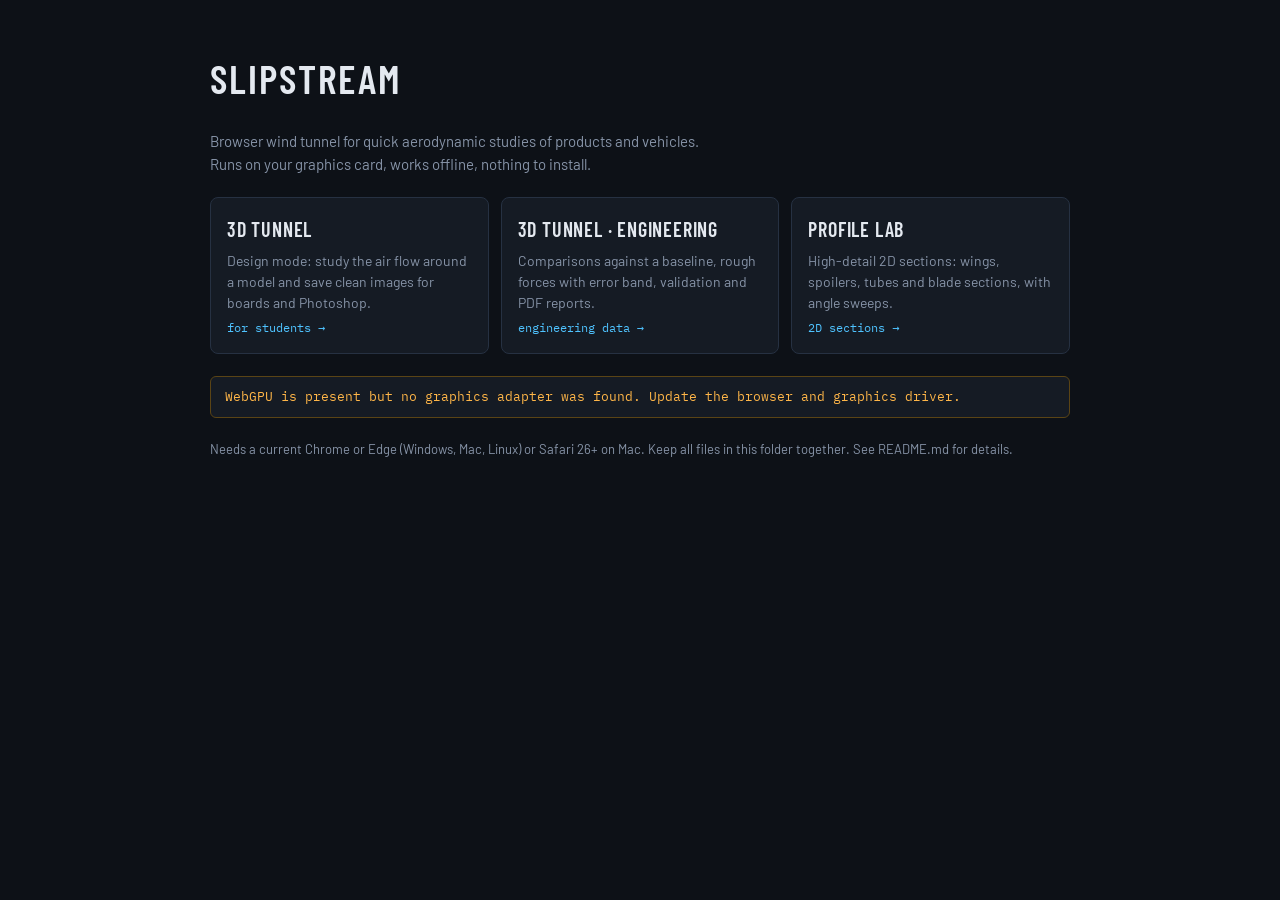
<file: index.html>
<!doctype html>
<html lang="en">
<head>
<meta charset="utf-8">
<meta name="viewport" content="width=device-width,initial-scale=1">
<title>Slipstream</title>
<link rel="stylesheet" href="lib/fonts.css">
<style>
/* Layout: one centred column; three tool cards; a browser check line */
:root{--bg:#0d1117;--panel:#151b24;--line:#263142;--fg:#e4e9f0;--dim:#8794a8;--accent:#4fc3ff;--ok:#5fe0a0;--warn:#ffb648;
  --f-display:"Barlow Condensed","Arial Narrow",sans-serif;--f-body:"Barlow",system-ui,sans-serif;--f-mono:"IBM Plex Mono",ui-monospace,monospace;color-scheme:dark}
*{box-sizing:border-box}
body{margin:0;background:var(--bg);color:var(--fg);font-family:var(--f-body);font-size:15px;line-height:1.5;padding:48px max(16px,env(safe-area-inset-left,0px)) 48px max(16px,env(safe-area-inset-right,0px))}
main{max-width:860px;margin:0 auto;display:flex;flex-direction:column;gap:22px}
h1{font-family:var(--f-display);font-weight:600;font-size:40px;letter-spacing:.05em;text-transform:uppercase;margin:0}
.lead{color:var(--dim);margin:0;max-width:62ch}
.cards{display:grid;grid-template-columns:repeat(3,minmax(0,1fr));gap:12px}
@media (max-width:720px){.cards{grid-template-columns:minmax(0,1fr)}}
a.card{display:flex;flex-direction:column;gap:6px;padding:16px;background:var(--panel);border:1px solid var(--line);border-radius:8px;color:var(--fg);text-decoration:none;min-width:0}
a.card:hover,a.card:focus-visible{border-color:var(--accent);outline:none}
.card b{font-family:var(--f-display);font-weight:600;font-size:20px;letter-spacing:.04em;text-transform:uppercase}
.card span{color:var(--dim);font-size:14px}
.card i{font-style:normal;font-family:var(--f-mono);font-size:12px;color:var(--accent);margin-top:auto}
.check{font-family:var(--f-mono);font-size:13px;padding:10px 14px;border-radius:6px;background:var(--panel);border:1px solid var(--line)}
.check.ok{border-color:#1f5a3f;color:var(--ok)} .check.bad{border-color:#5a4415;color:var(--warn)}
.note{color:var(--dim);font-size:13px;margin:0}
</style>
</head>
<body>
<main>
  <h1>Slipstream</h1>
  <p class="lead">Browser wind tunnel for quick aerodynamic studies of products and vehicles. Runs on your graphics card, works offline, nothing to install.</p>
  <div class="cards">
    <a class="card" href="slipstream-3d-tunnel.html"><b>3D Tunnel</b><span>Design mode: study the air flow around a model and save clean images for boards and Photoshop.</span><i>for students →</i></a>
    <a class="card" href="slipstream-3d-tunnel.html#engineering"><b>3D Tunnel · Engineering</b><span>Comparisons against a baseline, rough forces with error band, validation and PDF reports.</span><i>engineering data →</i></a>
    <a class="card" href="slipstream-profile-lab.html"><b>Profile Lab</b><span>High-detail 2D sections: wings, spoilers, tubes and blade sections, with angle sweeps.</span><i>2D sections →</i></a>
  </div>
  <div class="check" id="gpu">Checking this browser…</div>
  <p class="note">Needs a current Chrome or Edge (Windows, Mac, Linux) or Safari 26+ on Mac. Keep all files in this folder together. See README.md for details.</p>
</main>
<script>
(async()=>{
  const el=document.getElementById('gpu');
  if(!navigator.gpu){el.className='check bad';el.textContent='This browser has no WebGPU, so the tunnels will not start. Use a current Chrome or Edge, or Safari 26+ on Mac (README.md has Linux notes).';return;}
  try{const a=await navigator.gpu.requestAdapter({powerPreference:'high-performance'});
    if(!a){el.className='check bad';el.textContent='WebGPU is present but no graphics adapter was found. Update the browser and graphics driver.';return;}
    el.className='check ok';el.textContent='Ready: WebGPU works in this browser'+(a.features.has('shader-f16')?', with fast 16-bit mode.':'.');
  }catch(e){el.className='check bad';el.textContent='WebGPU could not start: '+e.message;}
})();
</script>
</body>
</html>
</file>
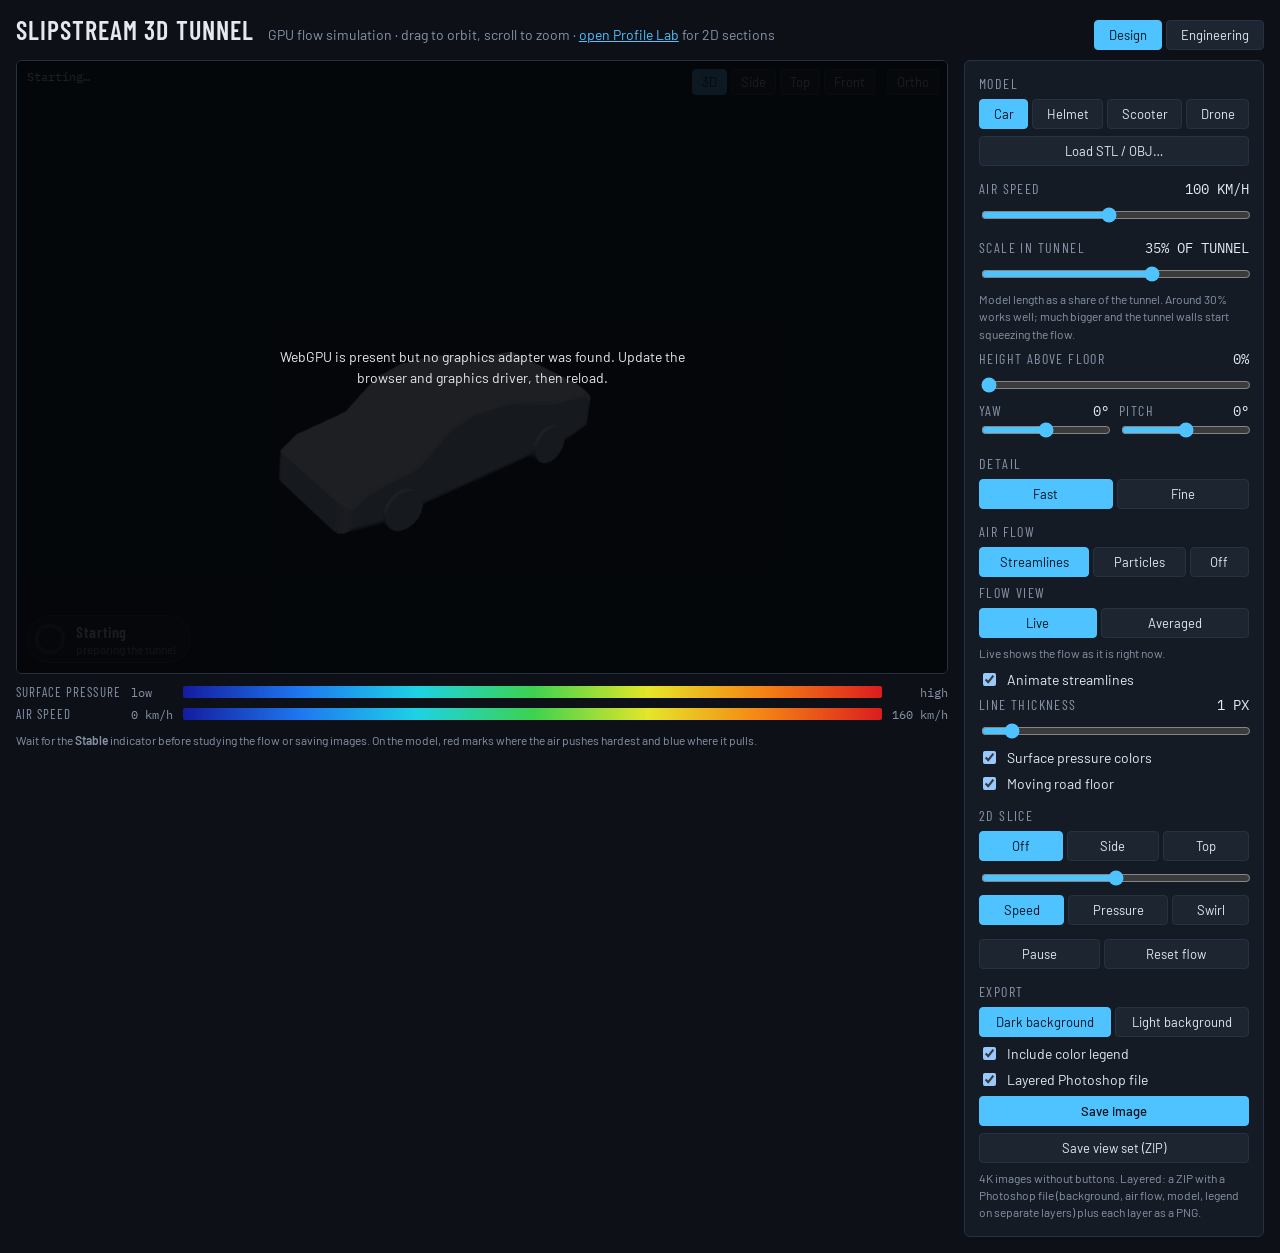
<file: slipstream-3d-tunnel.html>
<!doctype html>
<html lang="en">
<head>
<meta charset="utf-8">
<meta name="viewport" content="width=device-width,initial-scale=1,viewport-fit=cover">
<title>Slipstream 3D Tunnel</title>
<style>html{color-scheme:dark}body{margin:0}img{max-width:100%}[hidden]{display:none!important}</style>
</head>
<body>
<!-- Slipstream. Copyright (c) 2026 Claas Kuhnen <info@ckbrd.de>. MIT License. Results are for design exploration, not certified engineering numbers. Third-party libraries keep their own licenses (see licenses/). -->

<link rel="stylesheet" href="lib/fonts.css">
<style>
/* Layout: instrument console — live 3D tunnel left, control rack right (stacks on phones) */
:root{
  --bg:#0d1117; --panel:#151b24; --line:#263142; --fg:#e4e9f0; --dim:#8794a8; --accent:#4fc3ff; --warn:#ffb648;
  --f-display:"Barlow Condensed","Arial Narrow",sans-serif;
  --f-body:"Barlow",system-ui,sans-serif;
  --f-mono:"IBM Plex Mono",ui-monospace,monospace;
  color-scheme:dark;
}
html,body{height:100%}
[hidden]{display:none!important}
body{background:var(--bg);color:var(--fg);font-family:var(--f-body);font-size:14px;box-sizing:border-box;
  padding-left:max(16px,env(safe-area-inset-left,0px));padding-right:max(16px,env(safe-area-inset-right,0px))}
header{display:flex;align-items:baseline;gap:14px;padding-block:14px 10px;flex-wrap:wrap}
h1{font-family:var(--f-display);font-weight:600;font-size:26px;letter-spacing:.04em;text-transform:uppercase;margin:0}
header p{margin:0;color:var(--dim)}
header a{color:var(--accent)}
.app{display:grid;grid-template-columns:minmax(0,1fr) 300px;gap:16px;padding-bottom:16px}
@media (max-width:900px){.app{grid-template-columns:minmax(0,1fr)}}
.stage{min-width:0;display:flex;flex-direction:column;gap:10px}
.tunnel{position:relative;border:1px solid var(--line);border-radius:6px;overflow:hidden;background:#05070a;height:min(68vh,62vw);min-height:300px}
.tunnel canvas{display:block;width:100%;height:100%}
body.m-design .eng-only,body.m-eng .design-only{display:none!important}
header .modes{margin-left:auto;flex:none;display:flex;gap:4px}
header .modes button{padding:6px 14px}
.stable{position:absolute;left:10px;bottom:10px;display:flex;gap:10px;align-items:center;padding:6px 14px 6px 6px;border-radius:24px;background:rgba(13,17,23,.85);border:1px solid var(--line);pointer-events:none}
.stable svg{transform:rotate(-90deg);flex:none}
.stable .trk{fill:none;stroke:#2a3140;stroke-width:4}
.stable .arc{fill:none;stroke:var(--warn);stroke-width:4;stroke-linecap:round;stroke-dasharray:94.25;transition:stroke-dashoffset .4s}
.stable[data-state="stable"] .arc{stroke:#5fe0a0}
.stable[data-state="stable"]{border-color:#1f5a3f}
.stable span{display:flex;flex-direction:column;line-height:1.2}
.stable b{font-family:var(--f-display);font-weight:600;font-size:16px;letter-spacing:.04em}
.stable small{font-size:12px;color:var(--dim)}
.hud{position:absolute;left:10px;top:8px;font-family:var(--f-mono);font-size:12px;color:#fff;text-shadow:0 1px 2px #000;pointer-events:none}
.cams{position:absolute;right:8px;top:8px;display:flex;gap:4px;flex-wrap:wrap;justify-content:flex-end;max-width:calc(100% - 16px)}
.cams button{flex:none;padding:4px 9px;background:rgba(21,27,36,.85)}
.cams .proj{margin-left:8px}
.msg{position:absolute;inset:0;display:flex;align-items:center;justify-content:center;padding:24px;text-align:center;background:rgba(5,7,10,.9);line-height:1.5}
.msg div{max-width:440px}
.legends{display:grid;grid-template-columns:auto auto minmax(80px,1fr) auto;gap:6px 10px;align-items:center;font-family:var(--f-mono);font-size:12px;color:var(--dim)}
.legends canvas{width:100%;height:12px;border-radius:2px}
.legends .k{font-family:var(--f-display);font-size:13px;letter-spacing:.08em;text-transform:uppercase}
.legends .hi{text-align:right}
.readout{display:grid;grid-template-columns:repeat(4,minmax(0,1fr));gap:10px}
@media (max-width:620px){.readout{grid-template-columns:repeat(2,minmax(0,1fr))}}
.rowlab{font-family:var(--f-display);font-size:13px;letter-spacing:.1em;text-transform:uppercase;color:var(--dim);margin:2px 0 -4px}
.res3{grid-template-columns:minmax(0,1fr) minmax(0,2fr) minmax(0,1.3fr)}
@media (max-width:620px){.res3{grid-template-columns:minmax(0,1fr)}}
.stat.cmp b{font-size:22px;white-space:normal}
.stat.cmp small,#baseName{white-space:normal;line-height:1.4}
.stat .seg{margin-top:5px}
.eng{border:1px solid var(--line);border-radius:6px;background:var(--panel)}
.eng summary{cursor:pointer;padding:9px 12px;font-family:var(--f-display);font-size:14px;letter-spacing:.08em;text-transform:uppercase;color:var(--fg)}
.eng summary span{font-family:var(--f-body);font-size:12px;letter-spacing:0;text-transform:none;color:var(--dim);margin-left:8px}
.eng summary:focus-visible{outline:2px solid var(--accent);outline-offset:2px}
.eng[open] summary{border-bottom:1px solid var(--line)}
.eng .band{margin:10px 12px 0;font-size:12.5px;line-height:1.5;color:var(--fg);border-left:3px solid var(--warn);padding-left:10px}
.eng .readout{padding:10px 12px 12px}
.eng .stat{background:var(--bg)}
.stat small{display:block;font-family:var(--f-mono);font-size:11px;color:var(--dim);white-space:nowrap;overflow:hidden;text-overflow:ellipsis}
.chip{display:inline-block;font-family:var(--f-mono);font-size:13px;padding:2px 8px;border-radius:10px;margin-top:3px;background:#2a3140;color:var(--dim)}
.chip.go{background:#123c2a;color:#5fe0a0}.chip.wait{background:#3b2f12;color:var(--warn)}
.meta{font-family:var(--f-mono);font-size:12px;color:var(--dim);display:flex;gap:18px;flex-wrap:wrap}
button.primary{background:var(--accent);color:#04121c;border-color:var(--accent);font-weight:500}
h2{font-family:var(--f-display);font-weight:600;font-size:17px;letter-spacing:.08em;text-transform:uppercase;margin:0}
.valid{display:flex;flex-direction:column;gap:10px;margin-top:8px}
.vhead{display:flex;align-items:baseline;justify-content:space-between;gap:12px;flex-wrap:wrap}
.vsum{display:flex;flex-direction:column;gap:4px;font-size:13px;line-height:1.45}
.vsum b{font-family:var(--f-mono);font-weight:500}
.keys{display:flex;gap:14px;font-family:var(--f-mono);font-size:12px;color:var(--dim);flex-wrap:wrap}
.keys i{display:inline-block;width:14px;height:2px;vertical-align:middle;margin-right:6px;border-radius:1px}
.vcharts{display:grid;grid-template-columns:repeat(2,minmax(0,1fr));gap:10px}
@media (max-width:760px){.vcharts{grid-template-columns:minmax(0,1fr)}}
.chart{background:var(--panel);border:1px solid var(--line);border-radius:6px;padding:10px 10px 6px;position:relative;min-width:0}
.chart h3{margin:0 0 2px;font-family:var(--f-display);font-weight:500;font-size:14px;letter-spacing:.06em;text-transform:uppercase}
.chart p{margin:0 0 6px;font-size:12px;color:var(--dim)}
.chart canvas{display:block;width:100%;height:220px}
.tip{position:absolute;pointer-events:none;background:#0b0f15;border:1px solid var(--line);border-radius:4px;padding:6px 8px;font-family:var(--f-mono);font-size:12px;white-space:nowrap;z-index:5}
.tablewrap{overflow-x:auto;border:1px solid var(--line);border-radius:6px}
table{border-collapse:collapse;width:100%;font-family:var(--f-mono);font-size:12.5px;font-variant-numeric:tabular-nums}
th,td{padding:6px 10px;text-align:right;border-bottom:1px solid #222b38;white-space:nowrap}
th{font-family:var(--f-display);font-weight:500;font-size:13px;letter-spacing:.06em;text-transform:uppercase;color:var(--dim);background:var(--panel)}
td:first-child,th:first-child{text-align:left}
.stat{background:var(--panel);border:1px solid var(--line);border-radius:6px;padding:8px 12px;min-width:0}
.stat b{display:block;font-family:var(--f-mono);font-weight:500;font-size:19px;font-variant-numeric:tabular-nums;white-space:nowrap;overflow:hidden;text-overflow:ellipsis}
.stat span{font-size:11px;letter-spacing:.08em;text-transform:uppercase;color:var(--dim)}
aside{background:var(--panel);border:1px solid var(--line);border-radius:6px;padding:14px;display:flex;flex-direction:column;gap:14px;min-width:0}
.grp{display:flex;flex-direction:column;gap:7px}
.lab{font-family:var(--f-display);font-size:14px;letter-spacing:.1em;text-transform:uppercase;color:var(--dim);display:flex;justify-content:space-between}
.lab output{font-family:var(--f-mono);color:var(--fg);letter-spacing:0}
.seg{display:flex;flex-wrap:wrap;gap:4px}
button,.file{font:inherit;font-size:13px;background:#1d2531;color:var(--fg);border:1px solid var(--line);border-radius:4px;padding:6px 10px;cursor:pointer;flex:1 1 auto;text-align:center}
button:hover,.file:hover{border-color:var(--accent)}
button[aria-pressed="true"]{background:var(--accent);color:#04121c;border-color:var(--accent)}
button:disabled{opacity:.4;cursor:not-allowed}
button:focus-visible,input:focus-visible,select:focus-visible{outline:2px solid var(--accent);outline-offset:2px}
input[type=range]{width:100%;accent-color:var(--accent)}
.file input{display:none}
.row{display:flex;gap:8px;align-items:center}
select,input[type=number]{font:inherit;background:#1d2531;color:var(--fg);border:1px solid var(--line);border-radius:4px;padding:5px;min-width:0;flex:1}
.check{display:flex;gap:8px;align-items:center;cursor:pointer}
.note{font-size:12px;color:var(--dim);line-height:1.45;margin:0}
.two{display:grid;grid-template-columns:1fr 1fr;gap:10px}
</style>

<header>
  <h1>Slipstream 3D Tunnel</h1>
  <p>GPU flow simulation · drag to orbit, scroll to zoom · <a href="slipstream-profile-lab.html" target="_blank" rel="noopener">open Profile Lab</a> for 2D sections</p>
  <div class="modes" id="modeSel" role="group" aria-label="Mode"><button data-mode="design">Design</button><button data-mode="eng">Engineering</button></div>
</header>

<div class="app">
  <div class="stage">
    <div class="tunnel" id="tunnel">
      <div class="hud" id="hud">Starting…</div>
      <div class="cams" id="cams"><button data-c="3d">3D</button><button data-c="side">Side</button><button data-c="top">Top</button><button data-c="front">Front</button><button id="proj" class="proj" aria-pressed="false" title="Switch between perspective and orthographic (true-scale) view">Ortho</button></div>
      <div class="stable" id="stable" data-state="start" aria-live="polite"><svg viewBox="0 0 36 36" width="32" height="32" aria-hidden="true"><circle cx="18" cy="18" r="15" class="trk"/><circle cx="18" cy="18" r="15" class="arc" id="stArc" style="stroke-dashoffset:94.25"/></svg><span><b id="stTitle">Starting</b><small id="stSub">preparing the tunnel</small></span></div>
      <div class="msg" id="msg" hidden><div id="msgText"></div></div>
    </div>
    <div class="legends">
      <span class="k">Surface pressure</span><span id="pLo">−1.5 Cp</span><canvas id="leg" width="256" height="1"></canvas><span class="hi" id="pHi">+1.0 Cp</span>
      <span class="k">Air speed</span><span>0 km/h</span><canvas id="leg2" width="256" height="1"></canvas><span class="hi" id="vHi">160 km/h</span>
    </div>
    <div class="rowlab eng-only">Result</div>
    <div class="readout res3 eng-only">
      <div class="stat"><span>Readings</span><b><span class="chip wait" id="status">settling</span></b><small id="statusNote">&nbsp;</small></div>
      <div class="stat cmp"><span>Compared with baseline</span><b id="cmpMain">No baseline yet</b><small id="cmpNote">Wait for readings, then set this design as the baseline.</small></div>
      <div class="stat"><span>Baseline</span><div class="seg"><button id="setBase" disabled>Set as baseline</button><button id="clearBase" disabled>Clear</button></div><small id="baseName">&nbsp;</small></div>
    </div>
    <details class="eng eng-only" id="eng">
      <summary>Engineering details<span>rough absolute values · read the error band first</span></summary>
      <p class="band" id="band"></p>
      <div class="readout">
        <div class="stat"><span>Drag Cd</span><b id="cd">–</b><small id="cdVar">&nbsp;</small></div>
        <div class="stat"><span id="liftLab">Lift Cl</span><b id="cl">–</b><small>+ up · − down</small></div>
        <div class="stat"><span>Side force Cs</span><b id="cs">–</b><small>from yaw</small></div>
        <div class="stat"><span>Frontal area</span><b id="area">–</b><small id="areaNote">measured from model</small></div>
        <div class="stat"><span>Drag force</span><b id="dragN">–</b><small id="dragKg">&nbsp;</small></div>
        <div class="stat"><span>Power to push air</span><b id="dragKW">–</b><small id="dragHp">&nbsp;</small></div>
        <div class="stat"><span id="liftNLab">Lift force</span><b id="liftN">–</b><small id="liftKg">&nbsp;</small></div>
        <div class="stat"><span>Tunnel blockage</span><b id="block">–</b><small id="blockNote">&nbsp;</small></div>
      </div>
    </details>
    <div class="meta eng-only"><span>Real Reynolds <b id="re">–</b></span><span>GPU <b id="fps">–</b></span></div>
    <p class="note design-only">Wait for the <b>Stable</b> indicator before studying the flow or saving images. On the model, red marks where the air pushes hardest and blue where it pulls.</p>
    <p class="note eng-only">The flow pictures are the most trustworthy result. To judge a design change, set a baseline, change one thing, and keep resolution, scale, air speed and real length the same. A difference is reported once it is larger than the ± of both runs combined and at least 3%; Precise averaging (Resolution panel) narrows the ±.</p>

    <section class="valid eng-only" id="vSec" hidden aria-labelledby="vTitle">
      <div class="vhead"><h2 id="vTitle">Validation</h2><span class="meta" id="vProg"></span></div>
      <div class="vsum" id="vSum"></div>
      <div class="vcharts">
        <div class="chart"><h3>Error against reference</h3><p>Blockage-corrected Cd vs published value, by cells across the body. 0% is a perfect match.</p><canvas id="vErr"></canvas><div class="keys" id="vErrKeys"></div></div>
        <div class="chart"><h3>Ahmed body: drag by slant angle</h3><p>Published at Re 4.3 million: lowest near 12°, peak at 30°, sharp drop above 30°.</p><canvas id="vAhm"></canvas><div class="keys" id="vAhmKeys"></div></div>
      </div>
      <div class="tablewrap"><div id="vTable"></div></div>
      <p class="note" id="vMethod"></p>
    </section>
  </div>

  <aside>
    <div class="grp">
      <span class="lab">Model</span>
      <div class="seg" id="presets"><button data-p="car">Car</button><button data-p="helmet">Helmet</button><button data-p="scooter">Scooter</button><button data-p="drone">Drone</button></div>
      <label class="file">Load STL / OBJ…<input type="file" id="file" accept=".stl,.obj"></label>
      <div id="meshOpts" class="row" hidden>
        <select id="upAxis"><option value="1">Y up</option><option value="2">Z up</option><option value="0">X up</option></select>
        <button id="flip">Flip facing</button>
      </div>
      <div class="row eng-only"><span class="note">Real length (m)</span><input type="number" id="len" step="0.05" min="0.05" value="4.6"></div>
    </div>

    <div class="grp"><span class="lab">Air speed <output id="spdOut"></output></span><input type="range" id="spd" min="10" max="200" value="100"></div>

    <div class="grp">
      <span class="lab">Scale in tunnel <output id="sizeOut"></output></span><input type="range" id="size" min="8" max="50" value="35" aria-label="Scale in tunnel">
      <p class="note eng-only">Model length as a share of the tunnel. Bigger shows more detail; past about 35% the walls start squeezing the flow and raise Cd.</p>
      <p class="note design-only">Model length as a share of the tunnel. Around 30% works well; much bigger and the tunnel walls start squeezing the flow.</p>
      <span class="lab">Height above floor <output id="hOut"></output></span><input type="range" id="h" min="0" max="70" value="0" aria-label="Height above floor">
      <div class="two">
        <div><span class="lab">Yaw <output id="yawOut"></output></span><input type="range" id="yaw" min="-45" max="45" value="0"></div>
        <div><span class="lab">Pitch <output id="pitchOut"></output></span><input type="range" id="pitch" min="-30" max="30" value="0"></div>
      </div>
    </div>

    <div class="grp design-only">
      <span class="lab">Detail</span>
      <div class="seg" id="detail"><button data-d="fast">Fast</button><button data-d="fine">Fine</button></div>
    </div>
    <div class="grp eng-only">
      <span class="lab">Resolution</span>
      <div class="seg" id="res"><button data-r="0">Low</button><button data-r="1">Medium</button><button data-r="2">High</button><button data-r="3">Ultra</button></div>
      <span class="lab" id="precLab">Number precision</span>
      <div class="seg" id="prec"><button data-p="16">16-bit</button><button data-p="32">32-bit</button></div>
      <span class="lab">Readings average</span>
      <div class="seg" id="avgMode"><button data-a="std">Standard</button><button data-a="precise">Precise</button></div>
      <p class="note">Standard averages the last half pass of air. Precise keeps averaging once stable, at least two passes and up to four for a restless wake, for smaller ± values.</p>
      <span class="lab">Surface layer</span>
      <div class="seg" id="wallMode"><button data-w="res">Resolved</button><button data-w="wm">Wall model (exp.)</button></div>
      <label class="check"><input type="checkbox" id="nwd"> Near-wall damping</label>
      <p class="note" id="wallNote">Resolved (recommended) runs at a scaled-down Reynolds number. Wall model (experimental) runs at the real Reynolds number and sets the surface cells' viscosity from the law of the wall: in validation it improved rounded shapes at moderate Reynolds numbers, read sharp-edged shapes lower, and did not fix vehicle drag. Damping turns the turbulence model down right at the surface.</p>
      <button id="bench">Speed test</button>
      <p class="note" id="benchOut">Measures simulation speed for 5 seconds with screen updates paused.</p>
    </div>

    <div class="grp">
      <span class="lab">Air flow</span>
      <div class="seg" id="flow"><button data-f="lines">Streamlines</button><button data-f="parts">Particles</button><button data-f="off">Off</button></div>
      <span class="lab">Flow view</span>
      <div class="seg" id="view"><button data-v="live">Live</button><button data-v="avg">Averaged</button></div>
      <p class="note" id="viewNote">Live shows the flow as it is right now.</p>
      <label class="check"><input type="checkbox" id="anim" checked> Animate streamlines</label>
      <span class="lab">Line thickness <output id="lwOut">1 px</output></span><input type="range" id="lw" min="0.5" max="6" step="0.5" value="1" aria-label="Streamline thickness">
      <label class="check"><input type="checkbox" id="surf" checked> Surface pressure colors</label>
      <label class="check"><input type="checkbox" id="ground" checked> Moving road floor</label>
    </div>

    <div class="grp">
      <span class="lab">2D slice <output id="slOut"></output></span>
      <div class="seg" id="slice"><button data-s="off">Off</button><button data-s="side">Side</button><button data-s="top">Top</button></div>
      <input type="range" id="slPos" min="0" max="100" value="50" aria-label="Slice position">
      <div class="seg" id="slMode"><button data-m="vel">Speed</button><button data-m="pres">Pressure</button><button data-m="vort">Swirl</button></div>
    </div>

    <div class="seg"><button id="pause">Pause</button><button id="reset">Reset flow</button></div>
    <div class="grp eng-only">
      <span class="lab">Validation</span>
      <select id="vCase" aria-label="Benchmark">
        <option value="all">All benchmarks</option>
        <option value="sphere200">Sphere, Re 200 (solver check)</option>
        <option value="sphere">Sphere, Re 5,000</option>
        <option value="plate">Square plate facing the flow</option>
        <option value="cube">Cube, face on</option>
        <option value="ahmed">Ahmed body, slant 0–35°</option>
      </select>
      <label class="check"><input type="checkbox" id="vGrid" checked> Grid convergence (Medium, High, Ultra)</label>
      <button class="primary" id="vRun">Run validation</button>
      <button id="vBack" hidden>Back to my model</button>
      <p class="note" id="vNote">Runs standard shapes with published drag values and reports how far off the tunnel is.</p>
    </div>
    <div class="grp" id="exportGrp" hidden>
      <span class="lab">Export</span>
      <div class="grp design-only">
        <div class="seg" id="imgBg"><button data-b="dark">Dark background</button><button data-b="light">Light background</button></div>
        <label class="check"><input type="checkbox" id="imgLeg" checked> Include color legend</label>
        <label class="check"><input type="checkbox" id="imgLayers" checked> Layered Photoshop file</label>
        <button class="primary" id="saveImg">Save image</button>
        <button id="saveSet">Save view set (ZIP)</button>
      </div>
      <div class="grp eng-only">
        <button id="pdf">Export PDF report</button>
        <button id="vPdf" hidden>Export validation report</button>
      </div>
      <p class="note" id="pdfNote">Views, baseline comparison and sections, with rough values and the error band in an appendix.</p>
    </div>
  </aside>
</div>

<script src="lib/three.min.js"></script>
<script src="lib/jspdf.umd.min.js"></script>
<script src="lib/jszip.min.js"></script>
<script src="lib/ag-psd.js"></script>
<script src="lib/OrbitControls.js"></script>
<script src="lib/LineSegmentsGeometry.js"></script>
<script src="lib/LineMaterial.js"></script>
<script src="lib/LineSegments2.js"></script>
<script>
"use strict";
const $=id=>document.getElementById(id);
// ---------- lattice constants (D3Q19) ----------
const EX=[0,1,-1,0,0,0,0,1,-1,1,-1,0,0,1,-1,1,-1,0,0];
const EY=[0,0,0,1,-1,0,0,1,-1,0,0,1,-1,-1,1,0,0,1,-1];
const EZ=[0,0,0,0,0,1,-1,0,0,1,-1,1,-1,0,0,-1,1,-1,1];
const WT=EX.map((_,i)=>i===0?1/3:(i<7?1/18:1/36));
const find=(x,y,z)=>EX.findIndex((_,j)=>EX[j]===x&&EY[j]===y&&EZ[j]===z);
const OPP=EX.map((_,i)=>find(-EX[i],-EY[i],-EZ[i]));
const MY=EX.map((_,i)=>find(EX[i],-EY[i],EZ[i]));
const MZ=EX.map((_,i)=>find(EX[i],EY[i],-EZ[i]));
const U0=0.08;
const RES=[[128,64,64],[176,88,88],[240,120,120],[320,160,160]];

const arr=(t,a)=>`array<${t},19>(${a.map(v=>t==='f32'?v.toFixed(8):v+(t==='u32'?'u':'')).join(',')})`;
const WGSL_BODY=(F16)=>`${F16?'enable f16;':''}
struct P { W:u32, H:u32, D:u32, N:u32, u0:f32, tau:f32, ground:u32, flags:u32 };
@group(0) @binding(0) var<uniform> p:P;
@group(0) @binding(1) var<storage,read> fin:array<${F16?'f16':'f32'}>;
@group(0) @binding(2) var<storage,read_write> fout:array<${F16?'f16':'f32'}>;
@group(0) @binding(3) var<storage,read> solid:array<u32>;
@group(0) @binding(4) var<storage,read_write> vel:array<vec4<f32>>;
@group(0) @binding(5) var<storage,read_write> force:array<atomic<i32>,4>;
// wall position along each fluid->solid link: one byte per direction (19 per cell, packed in 5 words); 0 = unknown (use 0.5)
@group(0) @binding(6) var<storage,read> qlink:array<u32>;
var<private> EX:array<i32,19> = ${arr('i32',EX)};
var<private> EY:array<i32,19> = ${arr('i32',EY)};
var<private> EZ:array<i32,19> = ${arr('i32',EZ)};
var<private> WT:array<f32,19> = ${arr('f32',WT)};
${F16?`fn rd(d:u32,x:u32)->f32{ return f32(fin[d*p.N+x])+WT[d]; }
fn wr(d:u32,x:u32,v:f32){ fout[d*p.N+x]=f16(v-WT[d]); }`:`fn rd(d:u32,x:u32)->f32{ return fin[d*p.N+x]; }
fn wr(d:u32,x:u32,v:f32){ fout[d*p.N+x]=v; }`}
var<private> OPP:array<u32,19> = ${arr('u32',OPP)};
var<private> MY:array<u32,19> = ${arr('u32',MY)};
var<private> MZ:array<u32,19> = ${arr('u32',MZ)};
fn ev(i:u32)->vec3<f32>{ return vec3<f32>(f32(EX[i]),f32(EY[i]),f32(EZ[i])); }
fn feq(i:u32,r:f32,u:vec3<f32>)->f32{ let eu=3.0*dot(ev(i),u); return WT[i]*r*(1.0+eu+0.5*eu*eu-1.5*dot(u,u)); }
@compute @workgroup_size(128)
fn init(@builtin(global_invocation_id) gid:vec3<u32>){
  let c=gid.x; if(c>=p.N){return;}
  for(var i=0u;i<19u;i++){ wr(i,c,feq(i,1.0,vec3<f32>(p.u0,0.0,0.0))); }
  vel[c]=vec4<f32>(p.u0,0.0,0.0,1.0);
}
var<workgroup> wf:array<vec3<f32>,128>;
@compute @workgroup_size(128)
fn step(@builtin(global_invocation_id) gid:vec3<u32>, @builtin(local_invocation_index) li:u32){
  var fo=vec3<f32>(0.0);
  if(gid.x<p.N){ fo=cell(gid.x); }
  // forces are summed only on flagged steps (the flag is uniform, so the barriers stay in uniform control flow)
  if((p.flags&1u)!=0u){
    wf[li]=fo; workgroupBarrier();
    for(var s=64u; s>0u; s=s>>1u){ if(li<s){ wf[li]=wf[li]+wf[li+s]; } workgroupBarrier(); }
    if(li==0u){
      let t=wf[0];
      if(any(t!=vec3<f32>(0.0))){
        atomicAdd(&force[0],i32(round(t.x*20000.0))); atomicAdd(&force[1],i32(round(t.y*20000.0))); atomicAdd(&force[2],i32(round(t.z*20000.0)));
      }
    }
  }
}
fn cell(c:u32)->vec3<f32>{
  if(solid[c]!=0u){ if((p.flags&2u)!=0u){ vel[c]=vec4<f32>(0.0,0.0,0.0,1.0); } return vec3<f32>(0.0); }
  let W=i32(p.W); let H=i32(p.H); let D=i32(p.D); let N=p.N;
  let ci=i32(c); let x=ci%W; let y=(ci/W)%H; let z=ci/(W*H);
  var fl:array<f32,19>; var eq:array<f32,19>;
  var r=0.0; var m=vec3<f32>(0.0); var fo=vec3<f32>(0.0);
  // pressure outlet: incoming populations at the exit use density 1 and the exit cell's own velocity,
  // so the tunnel keeps its air mass instead of slowly draining
  var uo=vec3<f32>(0.0);
  if(x==W-1){ var rr=0.0; var mm=vec3<f32>(0.0); for(var j=0u;j<19u;j++){ let v=rd(j,c); rr+=v; mm+=v*ev(j); } uo=mm/rr; }
  for(var i=0u;i<19u;i++){
    let sx=x-EX[i]; let sy=y-EY[i]; let sz=z-EZ[i];
    var v:f32;
    if(sx<0){ v=feq(i,1.0,vec3<f32>(p.u0,0.0,0.0)); }
    else if(sx>=W){ v=feq(i,1.0,uo); }
    else if(sy<0){ if(p.ground==1u){ v=rd(OPP[i],c)+6.0*WT[i]*f32(EX[i])*p.u0; } else { v=rd(MY[i],c); } }
    else if(sy>=H){ v=rd(MY[i],c); }
    else if(sz<0 || sz>=D){ v=rd(MZ[i],c); }
    else {
      let s=u32(sx+W*(sy+H*sz));
      if(solid[s]!=0u){
        // curved-wall bounce-back (Bouzidi): interpolate so the wall acts at the true surface, not the cell edge
        let o=OPP[i]; let fv=rd(o,c); v=fv;
        let qb=(qlink[c*5u+(o>>2u)]>>((o&3u)*8u))&255u;
        if(qb!=0u){
          let q=f32(qb-1u)/254.0;
          if(q<0.5){
            let nx=x+EX[i]; let ny=y+EY[i]; let nz=z+EZ[i];
            if(nx>=0 && nx<W && ny>=0 && ny<H && nz>=0 && nz<D){
              let n=u32(nx+W*(ny+H*nz));
              if(solid[n]==0u){ v=2.0*q*fv+(1.0-2.0*q)*rd(o,n); }
            }
          } else { v=fv/(2.0*q)+(1.0-1.0/(2.0*q))*rd(i,c); }
        }
        fo+=((fv-WT[o])+(v-WT[i]))*ev(o);
      }
      else { v=rd(i,s); }
    }
    fl[i]=v; r+=v; m+=v*ev(i);
  }
  var u=m/r; let sp=dot(u,u); if(sp>0.09){ u=u*(0.3/sqrt(sp)); }
  var pxx=0.0; var pyy=0.0; var pzz=0.0; var pxy=0.0; var pxz=0.0; var pyz=0.0;
  for(var i=0u;i<19u;i++){
    let e=feq(i,r,u); eq[i]=e; let d=fl[i]-e; let k=ev(i);
    pxx+=d*k.x*k.x; pyy+=d*k.y*k.y; pzz+=d*k.z*k.z; pxy+=d*k.x*k.y; pxz+=d*k.x*k.z; pyz+=d*k.y*k.z;
  }
  let Q=sqrt(pxx*pxx+pyy*pyy+pzz*pzz+2.0*(pxy*pxy+pxz*pxz+pyz*pyz));
  // calm-down zone before the exit: extra viscosity so wake swirls don't bounce back off the outlet
  var t=p.tau; let sp0=f32(W)*0.8;
  if(f32(x)>sp0){ let q=(f32(x)-sp0)/(f32(W)-sp0); t=t+0.4*q*q; }
  // light Smagorinsky turbulence model (Cs = 0.1): enough for stability, little extra damping on the body
  let te=0.5*(t+sqrt(t*t+18.0*1.41421356*0.01*Q/r)); let om=1.0/te;
  // regularized collision: rebuild the non-equilibrium part from the stress tensor only,
  // which removes the high-order noise that makes plain BGK blow up at low viscosity
  for(var i=0u;i<19u;i++){
    let k=ev(i);
    let fneq=WT[i]*4.5*((k.x*k.x-0.33333333)*pxx+(k.y*k.y-0.33333333)*pyy+(k.z*k.z-0.33333333)*pzz
             +2.0*(k.x*k.y*pxy+k.x*k.z*pxz+k.y*k.z*pyz));
    wr(i,c,eq[i]+(1.0-om)*fneq);
  }
  if((p.flags&2u)!=0u){ vel[c]=vec4<f32>(u,r); }
  return fo;
}`;
const WGSL=WGSL_BODY(false);
// ---- unrolled kernel generator: every direction written out with its constants, so values stay in registers
// (equivalent to the loop version above, which is kept as the readable reference)
const fnum=v=>{const t=Number.isInteger(v)?v.toFixed(1):(+v.toPrecision(9)).toString();return /[.e]/.test(t)?t:t+'.0';};
function lin(terms){ // terms: [coef, expr]; builds "a*x+b*y" without zero terms
  let out='';
  for(const [k,e] of terms){ if(k===0)continue; const sgn=k<0?'-':(out?'+':''), a=Math.abs(k);
    out+=sgn+(a===1?e:fnum(a)+'*'+e); }
  return out||'0.0';
}
function genKernel(F16){
  const R=(d,x)=>F16?`(f32(fin[${d}u*N+${x}])+${fnum(WT[d])})`:`fin[${d}u*N+${x}]`;
  const Wr=(d,x,v)=>F16?`fout[${d}u*N+${x}]=f16(${v}-${fnum(WT[d])});`:`fout[${d}u*N+${x}]=${v};`;
  const eu=(i,ux,uy,uz)=>lin([[3*EX[i],ux],[3*EY[i],uy],[3*EZ[i],uz]]);
  const feqS=(i,rho,ux,uy,uz,usq)=>{const e=eu(i,ux,uy,uz);return e==='0.0'?`${fnum(WT[i])}*${rho}*(1.0-${usq})`:`${fnum(WT[i])}*${rho}*(1.0+(${e})+0.5*(${e})*(${e})-${usq})`;};
  const off=(i,sign)=>{let o='';const t=[[EX[i],'1u'],[EY[i],'WU'],[EZ[i],'WHU']];for(const [k,e] of t){if(!k)continue;o+=((k*sign)>0?'+':'-')+e;}return o;};
  const L=[];
  L.push(`${F16?'enable f16;':''}
struct P { W:u32, H:u32, D:u32, N:u32, u0:f32, tau:f32, ground:u32, flags:u32, avgScale:f32, wm:u32, nu:f32, q3:u32 };
@group(0) @binding(0) var<uniform> p:P;
@group(0) @binding(1) var<storage,read> fin:array<${F16?'f16':'f32'}>;
@group(0) @binding(2) var<storage,read_write> fout:array<${F16?'f16':'f32'}>;
@group(0) @binding(3) var<storage,read> solid:array<u32>;
@group(0) @binding(4) var<storage,read_write> vel:array<vec4<f32>>;
@group(0) @binding(5) var<storage,read_write> force:array<atomic<i32>,4>;
@group(0) @binding(6) var<storage,read> qlink:array<u32>;
// running sum of velocity and density for the time-averaged view (flag 4 adds to it)
@group(0) @binding(7) var<storage,read_write> avg:array<vec4<f32>>;
@compute @workgroup_size(128)
fn avgout(@builtin(global_invocation_id) gid:vec3<u32>){
  let c=gid.x; if(c>=p.N){return;}
  vel[c]=avg[c]*p.avgScale;
}
@compute @workgroup_size(128)
fn init(@builtin(global_invocation_id) gid:vec3<u32>){
  let c=gid.x; let N=p.N; if(c>=N){return;}
  let usq=1.5*p.u0*p.u0;`);
  for(let i=0;i<19;i++)L.push('  '+Wr(i,'c',feqS(i,'1.0','p.u0','0.0','0.0','usq')));
  L.push(`  vel[c]=vec4<f32>(p.u0,0.0,0.0,1.0);
}
var<workgroup> wf:array<vec3<f32>,128>;
@compute @workgroup_size(128)
fn step(@builtin(global_invocation_id) gid:vec3<u32>, @builtin(local_invocation_index) li:u32){
  var fo=vec3<f32>(0.0);
  if(gid.x<p.N){ fo=cell(gid.x); }
  if((p.flags&1u)!=0u){
    wf[li]=fo; workgroupBarrier();
    for(var s=64u; s>0u; s=s>>1u){ if(li<s){ wf[li]=wf[li]+wf[li+s]; } workgroupBarrier(); }
    if(li==0u){
      let t=wf[0];
      if(any(t!=vec3<f32>(0.0))){
        atomicAdd(&force[0],i32(round(t.x*20000.0))); atomicAdd(&force[1],i32(round(t.y*20000.0))); atomicAdd(&force[2],i32(round(t.z*20000.0)));
      }
    }
  }
}
fn cell(c:u32)->vec3<f32>{
  if(solid[c]!=0u){ if((p.flags&2u)!=0u){ vel[c]=vec4<f32>(0.0,0.0,0.0,1.0); } if((p.flags&4u)!=0u){ avg[c]=avg[c]+vec4<f32>(0.0,0.0,0.0,1.0); } return vec3<f32>(0.0); }
  let W=i32(p.W); let H=i32(p.H); let D=i32(p.D); let N=p.N; let WU=p.W; let WHU=p.W*p.H;
  let ci=i32(c); let x=ci%W; let y=(ci/W)%H; let z=ci/(W*H);
  let xin=x==0; let xout=x==W-1; let ylo=y==0; let yhi=y==H-1; let zlo=z==0; let zhi=z==D-1;
  var fo=vec3<f32>(0.0);
  let usqIn=1.5*p.u0*p.u0;
  var uox=0.0; var uoy=0.0; var uoz=0.0;
  if(xout){`);
  // outlet: exit cell's own velocity
  L.push('    '+Array.from({length:19},(_,j)=>`let g${j}=${R(j,'c')};`).join(' '));
  L.push(`    let rr=${Array.from({length:19},(_,j)=>'g'+j).join('+')};`);
  L.push(`    uox=(${lin(EX.map((k,j)=>[k,'g'+j]))})/rr; uoy=(${lin(EY.map((k,j)=>[k,'g'+j]))})/rr; uoz=(${lin(EZ.map((k,j)=>[k,'g'+j]))})/rr;`);
  L.push(`  }
  let usqOut=1.5*(uox*uox+uoy*uoy+uoz*uoz);
  var nsl=0u;
  let h0=${R(0,'c')};`);
  for(let i=1;i<19;i++){
    const o=OPP[i], ex=EX[i], ey=EY[i], ez=EZ[i], conds=[];
    if(ex===1)conds.push(['xin',`h${i}=${feqS(i,'1.0','p.u0','0.0','0.0','usqIn')};`]);
    if(ex===-1)conds.push(['xout',`h${i}=${feqS(i,'1.0','uox','uoy','uoz','usqOut')};`]);
    if(ey===1)conds.push(['ylo',`if(p.ground==1u){ h${i}=${R(o,'c')}${ex?`+${fnum(6*WT[i]*ex)}*p.u0`:''}; } else { h${i}=${R(MY[i],'c')}; }`]);
    if(ey===-1)conds.push(['yhi',`h${i}=${R(MY[i],'c')};`]);
    if(ez)conds.push([ez===1?'zlo':'zhi',`h${i}=${R(MZ[i],'c')};`]);
    // neighbour in direction i (for the curved-wall interpolation) must be inside the grid
    const nIn=[ex===1?'!xout':ex===-1?'!xin':'',ey===1?'!yhi':ey===-1?'!ylo':'',ez===1?'!zhi':ez===-1?'!zlo':''].filter(Boolean).join(' && ')||'true';
    const interior=`{
    let s=c${off(i,-1)};
    if(solid[s]!=0u){
      nsl=nsl+1u;
      let fv=${R(o,'c')}; var v=fv;
      let qb=(qlink[c*5u+${o>>2}u]>>${(o&3)*8}u)&255u;
      if(qb!=0u){
        let q=f32(qb-1u)/254.0;
        if(q<0.5){ if(${nIn}){ let n=c${off(i,1)}; if(solid[n]==0u){ v=2.0*q*fv+(1.0-2.0*q)*${R(o,'n')}; } } }
        else { v=fv/(2.0*q)+(1.0-1.0/(2.0*q))*${R(i,'c')}; }
      }
      fo+=vec3<f32>(${fnum(-ex)},${fnum(-ey)},${fnum(-ez)})*((fv-${fnum(WT[o])})+(v-${fnum(WT[i])}));
      h${i}=v;
    } else { h${i}=${R(i,'s')}; }
  }`;
    let code=`  var h${i}:f32;\n  `;
    conds.forEach(([cnd,body],k)=>{code+=(k?' else ':'')+`if(${cnd}){ ${body} }`;});
    code+=(conds.length?' else ':'')+interior;
    L.push(code);
  }
  const F=Array.from({length:19},(_,i)=>'h'+i);
  L.push(`  let r=${F.join('+')};
  var u=vec3<f32>(${lin(EX.map((k,i)=>[k,F[i]]))},${lin(EY.map((k,i)=>[k,F[i]]))},${lin(EZ.map((k,i)=>[k,F[i]]))})/r;
  let sp=dot(u,u); if(sp>0.09){ u=u*(0.3/sqrt(sp)); }
  let ux=u.x; let uy=u.y; let uz=u.z; let usq=1.5*(ux*ux+uy*uy+uz*uz);`);
  for(let i=0;i<19;i++)L.push(`  let e${i}=${feqS(i,'r','ux','uy','uz','usq')}; let d${i}=h${i}-e${i};`);
  const D=Array.from({length:19},(_,i)=>'d'+i), pick=f=>lin(D.map((d,i)=>[f(i),d]));
  L.push(`  let pxx=${pick(i=>EX[i]*EX[i])}; let pyy=${pick(i=>EY[i]*EY[i])}; let pzz=${pick(i=>EZ[i]*EZ[i])};
  let pxy=${pick(i=>EX[i]*EY[i])}; let pxz=${pick(i=>EX[i]*EZ[i])}; let pyz=${pick(i=>EY[i]*EZ[i])};
  let Q=sqrt(pxx*pxx+pyy*pyy+pzz*pzz+2.0*(pxy*pxy+pxz*pxz+pyz*pyz));
  var t=p.tau; let sp0=f32(W)*0.8;
  if(f32(x)>sp0){ let qq=(f32(x)-sp0)/(f32(W)-sp0); t=t+0.4*qq*qq; }
  var cs2=0.01; var tw=0.0;`);
  // ---- wall model (p.wm bit 1) and near-wall damping (bit 2), only in cells next to the body ----
  // The turbulence model puts 10-40x more viscosity next to the wall than a real turbulent surface layer has, which
  // thickens it and makes rounded bodies separate early. The wall model sets this cell's viscosity from Spalding's
  // law of the wall so the wall friction matches the law (wall-function viscosity); it never adds momentum.
  const guard=i=>[EX[i]===1?'!xin':EX[i]===-1?'!xout':'',EY[i]===1?'!ylo':EY[i]===-1?'!yhi':'',EZ[i]===1?'!zlo':EZ[i]===-1?'!zhi':''].filter(Boolean).join(' && ')||'true';
  const cvec=i=>`vec3<f32>(${fnum(EX[i])},${fnum(EY[i])},${fnum(EZ[i])})`;
  const qOf=i=>`(qlink[c*5u+${OPP[i]>>2}u]>>${(OPP[i]&3)*8}u)&255u`;
  L.push(`  if(p.wm!=0u && nsl>0u){
    // wall normal (pointing into the air) and distance to the wall, from the links that hit the body
    var nrm=vec3<f32>(0.0); var qc=vec3<f32>(0.0); var cnt=0.0;`);
  for(let i=1;i<19;i++)L.push(`    if(${guard(i)}){ if(solid[c${off(i,-1)}]!=0u){ let qb=${qOf(i)}; let q=select(0.5,f32(qb-1u)/254.0,qb!=0u); nrm+=${cvec(i)}; qc+=q*${cvec(i)}; cnt+=1.0; } }`);
  L.push(`    let nl=length(nrm);
    if(nl>1e-6){
      let nh=nrm/nl; let yw=max(0.05,dot(qc,nh)/cnt);
      let ut=length(u-dot(u,nh)*nh);
      if(ut>1e-7){
        // Spalding's law of the wall solved for the friction velocity (Newton; exact to f32 in 5 steps)
        let rey=ut*yw/p.nu;
        var up=clamp(min(sqrt(rey),log(1.0+rey)*2.0731707+2.0),0.001,80.0);
        for(var it=0;it<5;it++){
          let k=0.41*up; let ex=exp(k); let k2=k*k;
          let Y=up+0.11859986*(ex-1.0-k-0.5*k2-k2*k/6.0); let Yp=1.0+0.048625941*(ex-1.0-k-0.5*k2);
          up=clamp(up-(up*Y-rey)/(Y+up*Yp),0.001,80.0);
        }
        let utau=ut/up;
        if((p.wm&2u)!=0u){ let dv=1.0-exp(-yw*utau/p.nu/26.0); cs2=0.01*dv*dv; }
        if((p.wm&1u)!=0u){ tw=0.5+3.0*max(p.nu,utau*utau*yw/ut); }
      }
    }
  }
  var te=0.5*(t+sqrt(t*t+18.0*1.41421356*cs2*Q/r));
  // never below a quarter of the turbulence model's value: sharp edges need that much to stay calm
  if(tw>0.0){ te=max(tw,0.5+0.25*(te-0.5)); }
  let omc=1.0-1.0/te;`);
  for(let i=0;i<19;i++){
    const a=EX[i],b=EY[i],cc=EZ[i], k=v=>v*WT[i]*4.5;
    const fneq=lin([[k(a*a-1/3),'pxx'],[k(b*b-1/3),'pyy'],[k(cc*cc-1/3),'pzz'],[k(2*a*b),'pxy'],[k(2*a*cc),'pxz'],[k(2*b*cc),'pyz']]);
    L.push('  '+Wr(i,'c',`(e${i}+omc*(${fneq}))`));
  }
  L.push(`  if((p.flags&2u)!=0u){ vel[c]=vec4<f32>(u,r); }
  if((p.flags&4u)!=0u){ avg[c]=avg[c]+vec4<f32>(u,r); }
  return fo;
}`);
  return L.join('\n');
}


// ---------- state ----------
const S={res:1,flow:'lines',surf:true,ground:true,slice:'off',slPos:.5,slMode:'vel',paused:false,
  speed:100,damp:1,lineW:1,f16:false,animate:true,view:'live',precise:false,wm:false,nwd:false,size:.35,h:0,yaw:0,pitch:0,len:4.6,up:1,flip:false,preset:'car',meshTris:null};
let W,H,D,N;
let device,pipeStep,pipeInit,layout,bgA,bgB,bufs={},solid,field=null,maxBinding=0;
let tau=0.52,frontal=1,modelBox=null,needVox=true,pending=false,lastRead=0,stepsAcc=0,spf=4,flipPing=false;
let cdE=null,clE=0,csE=0,hist=[],lastStepsPerSec=0,settle=0,note='',noteUntil=0;

// ---------- three.js scene ----------
const renderer=new THREE.WebGLRenderer({antialias:true,alpha:true});
renderer.setPixelRatio(Math.min(2,devicePixelRatio));
$('tunnel').prepend(renderer.domElement);
const scene=new THREE.Scene(); scene.background=new THREE.Color(0x05070a);
const camera=new THREE.PerspectiveCamera(40,1,0.5,5000);
const controls=new THREE.OrbitControls(camera,renderer.domElement); controls.enableDamping=true;
// orthographic twin of the main camera: same position and target, no perspective, zoom via camera.zoom
const orthoCam3=new THREE.OrthographicCamera(-1,1,1,-1,0.1,10000);
let useOrtho=false, viewAspect=1;
const viewCam=()=>useOrtho?orthoCam3:camera;
// straight views frame the tunnel face itself; other angles frame what the perspective camera sees at the target distance
let orthoFace=null;
const faceFor=c=>c==='side'?[W,H]:c==='top'?[W,D]:c==='front'?[D,H]:null;
function fitOrtho(){
  const hh=orthoFace?Math.max(orthoFace[0]/2*1.04/viewAspect,orthoFace[1]/2*1.08):orthoCam3.position.distanceTo(controls.target)*Math.tan(camera.fov*Math.PI/360);
  orthoCam3.left=-hh*viewAspect;orthoCam3.right=hh*viewAspect;orthoCam3.top=hh;orthoCam3.bottom=-hh;orthoCam3.updateProjectionMatrix();
}
function setOrtho(on){
  if(on===useOrtho)return;
  if(on){orthoCam3.position.copy(camera.position);orthoCam3.up.copy(camera.up);orthoCam3.zoom=1;useOrtho=true;controls.object=orthoCam3;orthoFace=faceFor(curCam);fitOrtho();}
  else{const dir=orthoCam3.position.clone().sub(controls.target), d=dir.length()/orthoCam3.zoom;
    camera.position.copy(controls.target).add(dir.setLength(d));useOrtho=false;controls.object=camera;}
  $('proj').setAttribute('aria-pressed',useOrtho); controls.update();
}
scene.add(new THREE.HemisphereLight(0xdde6ff,0x202530,0.9));
const sun=new THREE.DirectionalLight(0xffffff,0.7); sun.position.set(-1,2,1.5); scene.add(sun);
const tunnelGroup=new THREE.Group(); scene.add(tunnelGroup);
const modelRoot=new THREE.Group(), modelNorm=new THREE.Group(); modelRoot.add(modelNorm); scene.add(modelRoot);
// streamlines are drawn as screen-space ribbons so their thickness can be set (plain WebGL lines are always 1 pixel)
const lineGeo=new THREE.LineSegmentsGeometry(), lineMat=new THREE.LineMaterial({vertexColors:true,transparent:true,opacity:.55,depthWrite:false,linewidth:1});
const lines=new THREE.LineSegments2(lineGeo,lineMat); lines.frustumCulled=false; scene.add(lines);
const NPART=14000, partPos=new Float32Array(NPART*3), partCol=new Float32Array(NPART*3);
const partGeo=new THREE.BufferGeometry();
partGeo.setAttribute('position',new THREE.BufferAttribute(partPos,3)); partGeo.setAttribute('color',new THREE.BufferAttribute(partCol,3));
const parts=new THREE.Points(partGeo,new THREE.PointsMaterial({size:2.2,sizeAttenuation:false,vertexColors:true})); parts.frustumCulled=false; scene.add(parts);
let sliceMesh=null,sliceTex=null,sliceData=null;

const tunnelParts={};
function buildTunnel(){
  tunnelGroup.clear();
  const box=new THREE.LineSegments(new THREE.EdgesGeometry(new THREE.BoxGeometry(W,H,D)),new THREE.LineBasicMaterial({color:0x3a4658}));
  box.position.set(W/2,H/2,D/2); tunnelGroup.add(box); tunnelParts.box=box;
  const floor=new THREE.Mesh(new THREE.PlaneGeometry(W,D),new THREE.MeshLambertMaterial({color:0x161b22}));
  floor.rotation.x=-Math.PI/2; floor.position.set(W/2,-0.01,D/2); tunnelGroup.add(floor); tunnelParts.floor=floor;
  const grid=new THREE.GridHelper(Math.max(W,D),Math.max(W,D)/8,0x2a3442,0x1e2632);
  grid.position.set(W/2,0,D/2); tunnelGroup.add(grid); tunnelParts.grid=grid;
  // inlet arrow
  const arrow=new THREE.ArrowHelper(new THREE.Vector3(1,0,0),new THREE.Vector3(-W*0.12,H*0.5,D/2),W*0.09,0x4fc3ff,W*0.03,W*0.02);
  tunnelGroup.add(arrow);
}

// ---------- model geometry ----------
function cylBetween(a,b,r,mat){
  const A=new THREE.Vector3(...a),B=new THREE.Vector3(...b),dir=B.clone().sub(A),L=dir.length();
  const m=new THREE.Mesh(new THREE.CylinderGeometry(r,r,L,16),mat);
  m.position.copy(A).add(B).multiplyScalar(.5); m.quaternion.setFromUnitVectors(new THREE.Vector3(0,1,0),dir.normalize()); return m;
}
function presetMeshes(name){
  const mat=surfMat(), out=[];
  const add=(geo,pos,rot)=>{const m=new THREE.Mesh(geo,mat);if(pos)m.position.set(...pos);if(rot)m.rotation.set(...rot);out.push(m);return m;};
  if(name==='car'){
    const p=[0,.08,.01,.14,.06,.17,.25,.19,.38,.28,.48,.30,.62,.29,.82,.22,.97,.20,1,.17,.99,.08,.9,.06,.1,.06];
    const sh=new THREE.Shape(); sh.moveTo(p[0],p[1]); for(let i=2;i<p.length;i+=2)sh.lineTo(p[i],p[i+1]);
    const g=new THREE.ExtrudeGeometry(sh,{depth:.34,bevelEnabled:true,bevelThickness:.05,bevelSize:.03,bevelSegments:4,curveSegments:8});
    g.translate(0,0,-.17); add(g);
    for(const [x,z] of [[.18,.2],[.18,-.2],[.8,.2],[.8,-.2]]) add(new THREE.CylinderGeometry(.07,.07,.07,24),[x,.07,z],[Math.PI/2,0,0]);
  }else if(name==='helmet'){
    const pts=[];for(let i=0;i<=40;i++){const t=i/40;pts.push(new THREE.Vector2(.22*Math.pow(Math.sin(Math.PI*Math.pow(t,.55)),.9),t));}
    const g=new THREE.LatheGeometry(pts,40); g.rotateZ(-Math.PI/2); g.scale(1,.85,1); add(g,[0,.3,0]);
    add(new THREE.SphereGeometry(.19,32,20),[.3,.16,0]);
    add(new THREE.CylinderGeometry(.09,.11,.25,20),[.33,-.02,0]);
  }else if(name==='scooter'){
    add(new THREE.BoxGeometry(.7,.03,.14),[.5,.095,0]);
    for(const x of [.12,.88]) add(new THREE.CylinderGeometry(.06,.06,.045,24),[x,.06,0],[Math.PI/2,0,0]);
    out.push(cylBetween([.115,.1,0],[.055,.9,0],.018,mat));
    out.push(cylBetween([.05,.9,-.22],[.05,.9,.22],.015,mat));
    for(const z of [-.08,.08]) out.push(cylBetween([.45,.12,z],[.43,.85,z],.06,mat));
    out.push(cylBetween([.43,.82,0],[.38,1.32,0],.14,mat));
    add(new THREE.SphereGeometry(.1,24,16),[.36,1.47,0]);
    for(const z of [-.17,.17]) out.push(cylBetween([.38,1.28,z],[.06,.92,z*1.2],.04,mat));
  }else if(name==='drone'){
    add(new THREE.BoxGeometry(.32,.11,.3),[.5,.5,0]);
    add(new THREE.SphereGeometry(.05,16,12),[.33,.47,0]);
    for(const [x,z] of [[.15,.35],[.15,-.35],[.85,.35],[.85,-.35]]){
      out.push(cylBetween([.5,.52,0],[x,.52,z],.018,mat));
      add(new THREE.CylinderGeometry(.03,.03,.06,16),[x,.55,z]);
      add(new THREE.CylinderGeometry(.15,.15,.012,32),[x,.59,z]);
    }
  }
  return out;
}
function surfMat(){return new THREE.MeshLambertMaterial({vertexColors:true});}
function setModel(meshes){
  modelNorm.clear(); modelNorm.position.set(0,0,0); modelNorm.scale.set(1,1,1);
  for(const m of meshes){
    let g=m.geometry; if(g.index){g=g.toNonIndexed();m.geometry=g;}
    g.computeVertexNormals();
    const n=g.attributes.position.count, c=new Float32Array(n*3).fill(.86);
    g.setAttribute('color',new THREE.BufferAttribute(c,3));
    modelNorm.add(m);
  }
  // measure the new model in its own units, without the previous model's placement applied
  modelRoot.position.set(0,0,0); modelRoot.rotation.set(0,0,0); modelRoot.scale.setScalar(1);
  modelRoot.updateMatrixWorld(true);
  const bb=new THREE.Box3().setFromObject(modelNorm), s=1/Math.max(1e-9,bb.max.x-bb.min.x);
  modelNorm.scale.setScalar(s);
  modelNorm.position.set(-(bb.min.x+bb.max.x)/2*s, -bb.min.y*s, -(bb.min.z+bb.max.z)/2*s);
  S.modelHN=(bb.max.y-bb.min.y)*s;
  if(W)placeModel();
  needVox=true;
}
function placeModel(){
  const L=S.size*W;
  modelRoot.scale.setScalar(L);
  modelRoot.rotation.set(0,0,0);
  modelRoot.rotateY(-S.yaw*Math.PI/180);
  modelRoot.rotateZ(-S.pitch*Math.PI/180);
  modelRoot.position.set(W*0.34, S.h*H+0.6, D/2);
  modelRoot.updateMatrixWorld(true);
}

// ---------- voxelizer (ray parity along x) ----------
let linkStats=null;
// Wall position along every fluid->solid lattice link, from mesh triangles (grid units). Returns 19 bytes per cell packed in 5 u32.
// byte = 1 + round(t*254) where t in [0,1] is the fraction of the link from the fluid cell centre to the surface; 0 = not found (solver uses 0.5).
function computeLinkQ(parts,solid,W,H,D,EX,EY,EZ){
  const N=W*H*D, Q=new Uint32Array(N*5);
  let total=0; for(const T of parts)total+=T.length/9;
  const tri=new Float32Array(total*9); {let k=0; for(const T of parts){tri.set(T,k);k+=T.length;}}
  const bins=new Map();
  for(let t=0;t<total;t++){const b=t*9;
    const x0=Math.floor(Math.min(tri[b],tri[b+3],tri[b+6])),x1=Math.floor(Math.max(tri[b],tri[b+3],tri[b+6]));
    const y0=Math.floor(Math.min(tri[b+1],tri[b+4],tri[b+7])),y1=Math.floor(Math.max(tri[b+1],tri[b+4],tri[b+7]));
    const z0=Math.floor(Math.min(tri[b+2],tri[b+5],tri[b+8])),z1=Math.floor(Math.max(tri[b+2],tri[b+5],tri[b+8]));
    for(let z=Math.max(0,z0);z<=Math.min(D-1,z1);z++)for(let y=Math.max(0,y0);y<=Math.min(H-1,y1);y++)for(let x=Math.max(0,x0);x<=Math.min(W-1,x1);x++){
      const k=x+W*(y+H*z); let a=bins.get(k); if(!a)bins.set(k,a=[]); a.push(t);}
  }
  const stamp=new Int32Array(total).fill(-1); let link=0, found=0, missing=0;
  const hit=(t,ox,oy,oz,dx,dy,dz)=>{ // Moller-Trumbore, returns ray parameter or -1
    const b=t*9,ax=tri[b],ay=tri[b+1],az=tri[b+2],e1x=tri[b+3]-ax,e1y=tri[b+4]-ay,e1z=tri[b+5]-az,e2x=tri[b+6]-ax,e2y=tri[b+7]-ay,e2z=tri[b+8]-az;
    const px=dy*e2z-dz*e2y,py=dz*e2x-dx*e2z,pz=dx*e2y-dy*e2x,det=e1x*px+e1y*py+e1z*pz; if(Math.abs(det)<1e-12)return -1;
    const inv=1/det,sx=ox-ax,sy=oy-ay,sz=oz-az,u=(sx*px+sy*py+sz*pz)*inv; if(u<-1e-7||u>1+1e-7)return -1;
    const qx=sy*e1z-sz*e1y,qy=sz*e1x-sx*e1z,qz=sx*e1y-sy*e1x,v=(dx*qx+dy*qy+dz*qz)*inv; if(v<-1e-7||u+v>1+1e-7)return -1;
    return (e2x*qx+e2y*qy+e2z*qz)*inv;};
  for(let z=0;z<D;z++)for(let y=0;y<H;y++)for(let x=0;x<W;x++){
    const s=x+W*(y+H*z); if(!solid[s])continue;
    for(let o=1;o<19;o++){
      const fx=x-EX[o],fy=y-EY[o],fz=z-EZ[o]; if(fx<0||fy<0||fz<0||fx>=W||fy>=H||fz>=D)continue;
      const c=fx+W*(fy+H*fz); if(solid[c])continue;
      link++; const ox=fx+.5,oy=fy+.5,oz=fz+.5; let best=2;
      // the link runs through the fluid cell, the solid cell and (for diagonal links) the cells between them
      const cells=[c,s]; if(EX[o])cells.push(c+EX[o]); if(EY[o])cells.push(c+W*EY[o]); if(EZ[o])cells.push(c+W*H*EZ[o]);
      for(const k of cells){const a=bins.get(k); if(!a)continue;
        for(const t of a){if(stamp[t]===link)continue; stamp[t]=link; const r=hit(t,ox,oy,oz,EX[o],EY[o],EZ[o]); if(r>=-1e-6&&r<=1.5&&r<best)best=r;}}
      // a surface beyond the solid cell's centre (cells kept solid for thin parts) counts as sitting at that centre
      if(best<=1.5){const b=1+Math.round(Math.max(0,Math.min(1,best))*254); Q[c*5+(o>>2)]|=b<<((o&3)*8); found++;} else missing++;
    }
  }
  return {Q,links:link,found,missing};
}


function partTris(){
  const parts=[]; const v=new THREE.Vector3();
  modelNorm.traverse(o=>{
    if(!o.isMesh)return; const a=o.geometry.attributes.position, T=new Float32Array(a.count*3);
    for(let i=0,k=0;i<a.count;i++){v.fromBufferAttribute(a,i).applyMatrix4(o.matrixWorld);T[k++]=v.x;T[k++]=v.y;T[k++]=v.z;}
    parts.push(T);
  });
  return parts;
}
function voxelize(){
  placeModel(); solid.fill(0);
  // benchmarks use the exact inside test only; the surface pass (keeps thin parts) inflates bodies by about half a cell
  const parts=partTris();
  for(const T of parts){fillPart(T);if(!S.bench)splatSurface(T);}
  measureSolid();
  device.queue.writeBuffer(bufs.solid,0,solid);
  const lq=computeLinkQ(parts,solid,W,H,D,EX,EY,EZ); linkStats=lq; device.queue.writeBuffer(bufs.qlink,0,lq.Q);
  cacheSurface(); updateTau(); clearHist();
  needVox=false;
}
// mark every cell the surface passes through, so thin parts (stems, arms, rotor discs) stay solid
function splatSurface(T){
  for(let t=0;t<T.length;t+=9){
    const ax=T[t],ay=T[t+1],az=T[t+2],bx=T[t+3]-ax,by=T[t+4]-ay,bz=T[t+5]-az,cx=T[t+6]-ax,cy=T[t+7]-ay,cz=T[t+8]-az;
    const e=Math.max(Math.hypot(bx,by,bz),Math.hypot(cx,cy,cz),Math.hypot(bx-cx,by-cy,bz-cz));
    const n=Math.min(400,Math.max(1,Math.ceil(e/0.6)));
    for(let i=0;i<=n;i++)for(let j=0;i+j<=n;j++){
      const u=i/n,w=j/n, x=(ax+u*bx+w*cx)|0, y=(ay+u*by+w*cy)|0, z=(az+u*bz+w*cz)|0;
      if(x>=1&&x<=W-3&&y>=0&&y<H&&z>=0&&z<D)solid[x+W*(y+H*z)]=1;
    }
  }
}
function measureSolid(){
  let area=0,ymin=H,ymax=0,zmin=D,zmax=0,xmin=W,xmax=0;
  for(let zi=0;zi<D;zi++)for(let yi=0;yi<H;yi++){
    const base=W*(yi+H*zi); let any=false;
    for(let x=0;x<W;x++)if(solid[base+x]){any=true;if(x<xmin)xmin=x;if(x>xmax)xmax=x;}
    if(any){area++;ymin=Math.min(ymin,yi);ymax=Math.max(ymax,yi);zmin=Math.min(zmin,zi);zmax=Math.max(zmax,zi);}
  }
  frontal=Math.max(1,area);
  modelBox=area?{xmin,xmax,ymin,ymax:ymax+1,zmin,zmax:zmax+1}:{xmin:W*.3,xmax:W*.5,ymin:0,ymax:H*.3,zmin:D*.3,zmax:D*.7};
}
function fillPart(T){
  const cols=new Array(H*D);
  for(let t=0;t<T.length;t+=9){
    const x0=T[t],y0=T[t+1],z0=T[t+2],x1=T[t+3],y1=T[t+4],z1=T[t+5],x2=T[t+6],y2=T[t+7],z2=T[t+8];
    const det=(y1-y0)*(z2-z0)-(y2-y0)*(z1-z0); if(Math.abs(det)<1e-12)continue;
    const ya=Math.max(0,Math.ceil(Math.min(y0,y1,y2)-.5)), yb=Math.min(H-1,Math.floor(Math.max(y0,y1,y2)-.5));
    const za=Math.max(0,Math.ceil(Math.min(z0,z1,z2)-.5)), zb=Math.min(D-1,Math.floor(Math.max(z0,z1,z2)-.5));
    for(let yi=ya;yi<=yb;yi++){const yc=yi+.5+1.3e-5;
      for(let zi=za;zi<=zb;zi++){const zc=zi+.5+2.7e-5;
        const b1=((yc-y0)*(z2-z0)-(y2-y0)*(zc-z0))/det, b2=((y1-y0)*(zc-z0)-(yc-y0)*(z1-z0))/det;
        if(b1<0||b2<0||b1+b2>1)continue;
        const xh=x0+b1*(x1-x0)+b2*(x2-x0), ci=yi+H*zi;
        (cols[ci]||(cols[ci]=[])).push(xh);
      }}
  }
  for(let zi=0;zi<D;zi++)for(let yi=0;yi<H;yi++){
    const L=cols[yi+H*zi]; if(!L||L.length<2)continue;
    L.sort((a,b)=>a-b);
    for(let k=0;k+1<L.length;k+=2){
      const xa=Math.max(1,Math.ceil(L[k]-.5)), xb=Math.min(W-3,Math.floor(L[k+1]-.5));
      for(let x=xa;x<=xb;x++)solid[x+W*(yi+H*zi)]=1;
    }
  }
}

// ---------- GPU setup ----------
async function initGPU(){
  if(!navigator.gpu) return fail('This browser has no WebGPU. Use a current Chrome or Edge on Windows, or Chrome or Safari 26+ on Mac.');
  const adapter=await navigator.gpu.requestAdapter({powerPreference:'high-performance'});
  if(!adapter) return fail('WebGPU is present but no graphics adapter was found. Update the browser and graphics driver, then reload.');
  maxBinding=Math.min(adapter.limits.maxStorageBufferBindingSize,adapter.limits.maxBufferSize);
  // 16-bit storage halves memory traffic, which is what limits this solver; used when the GPU supports it
  hasF16=adapter.features.has('shader-f16');
  device=await adapter.requestDevice({requiredFeatures:hasF16?['shader-f16']:[],requiredLimits:{maxStorageBufferBindingSize:maxBinding,maxBufferSize:maxBinding}});
  device.lost.then(i=>fail('The GPU stopped the simulation ('+(i.message||'device lost')+'). Reload the page, or pick a lower resolution.'));

  const ent=(b,type)=>({binding:b,visibility:GPUShaderStage.COMPUTE,buffer:{type}});
  layout=device.createBindGroupLayout({entries:[ent(0,'uniform'),ent(1,'read-only-storage'),ent(2,'storage'),ent(3,'read-only-storage'),ent(4,'storage'),ent(5,'storage'),ent(6,'read-only-storage'),ent(7,'storage')]});
  const pl=device.createPipelineLayout({bindGroupLayouts:[layout]});
  for(const bits of hasF16?[32,16]:[32]){const mod=device.createShaderModule({code:genKernel(bits===16)});
    PIPES[bits]={step:device.createComputePipeline({layout:pl,compute:{module:mod,entryPoint:'step'}}),init:device.createComputePipeline({layout:pl,compute:{module:mod,entryPoint:'init'}}),avgout:device.createComputePipeline({layout:pl,compute:{module:mod,entryPoint:'avgout'}})};}
  S.f16=hasF16; if(!hasF16){$('prec').hidden=true;$('precLab').hidden=true;}
  checkResLimits();
  return true;
}
function fail(t){$('msgText').textContent=t;$('msg').hidden=false;return false;}
let hasF16=false; const PIPES={};
const ddfBytes=()=>S.f16?2:4, fitsRes=r=>19*RES[r].reduce((a,b)=>a*b)*ddfBytes()<=maxBinding;
function checkResLimits(){
  RES.forEach((r,i)=>{const b=document.querySelector(`#res [data-r="${i}"]`);if(b)b.disabled=!fitsRes(i);});
  while(S.res>0&&!fitsRes(S.res))S.res--;
  press('prec','p',S.f16?16:32); if(typeof syncDetail==='function')syncDetail();
}
function alloc(){
  [W,H,D]=RES[S.res]; N=W*H*D;
  for(const k in bufs)bufs[k].destroy();
  const mk=(size,usage)=>device.createBuffer({size,usage});
  const SU=GPUBufferUsage;
  pipeStep=PIPES[S.f16?16:32].step; pipeInit=PIPES[S.f16?16:32].init; pipeAvg=PIPES[S.f16?16:32].avgout; clearAvg();
  const fb=Math.ceil(19*N*ddfBytes()/4)*4;
  bufs={f0:mk(fb,SU.STORAGE),f1:mk(fb,SU.STORAGE),solid:mk(N*4,SU.STORAGE|SU.COPY_DST),qlink:mk(N*20,SU.STORAGE|SU.COPY_DST),
    vel:mk(N*16,SU.STORAGE|SU.COPY_SRC),force:mk(16,SU.STORAGE|SU.COPY_SRC|SU.COPY_DST),
    params:mk(48,SU.UNIFORM|SU.COPY_DST),paramsF:mk(48,SU.UNIFORM|SU.COPY_DST),paramsVF:mk(48,SU.UNIFORM|SU.COPY_DST),paramsV:mk(48,SU.UNIFORM|SU.COPY_DST),avg:mk(N*16,SU.STORAGE|SU.COPY_DST),
    velStage0:mk(N*16,SU.MAP_READ|SU.COPY_DST),velStage1:mk(N*16,SU.MAP_READ|SU.COPY_DST),forceStage:mk(16,SU.MAP_READ|SU.COPY_DST)};
  const bg=(a,b,pb=bufs.params)=>device.createBindGroup({layout,entries:[
    {binding:0,resource:{buffer:pb}},{binding:1,resource:{buffer:a}},{binding:2,resource:{buffer:b}},
    {binding:3,resource:{buffer:bufs.solid}},{binding:4,resource:{buffer:bufs.vel}},{binding:5,resource:{buffer:bufs.force}},{binding:6,resource:{buffer:bufs.qlink}},{binding:7,resource:{buffer:bufs.avg}}]});
  bgA=bg(bufs.f0,bufs.f1); bgB=bg(bufs.f1,bufs.f0);
  // [plain, sum forces, sum forces + write velocity] x [ping, pong]
  BG=[[bgA,bgB],[bg(bufs.f0,bufs.f1,bufs.paramsF),bg(bufs.f1,bufs.f0,bufs.paramsF)],[bg(bufs.f0,bufs.f1,bufs.paramsVF),bg(bufs.f1,bufs.f0,bufs.paramsVF)],[bg(bufs.f0,bufs.f1,bufs.paramsV),bg(bufs.f1,bufs.f0,bufs.paramsV)]];
  forceFree=[]; for(let i=0;i<8;i++){const fb=mk(16,SU.MAP_READ|SU.COPY_DST);bufs['forceStage'+i]=fb;forceFree.push(fb);} forceSteps=0; forceF=0; flipPing=false; stepCount=0;
  solid=new Uint32Array(N); field=null; mappedStage=null; readCount=0; pending=false; inFlight=0; lastDone=0; gen++; stepsAcc=0; fStepsAcc=0; spf=2; visQueue=[];
  lineGeo.instanceCount=0;
  buildTunnel(); buildSlice(); seedParticles();
  writeParams(); resetFlow(); needVox=true; setCam(curCam);
  $('hud').textContent=`${W}×${H}×${D} grid · ${(N/1e6).toFixed(2)} M cells · warming up…`;
}
function writeParams(){
  const b=new ArrayBuffer(48), u=new Uint32Array(b), f=new Float32Array(b), acc=avgAccum?4:0;
  u[0]=W;u[1]=H;u[2]=D;u[3]=N;f[4]=U0;f[5]=tau;u[6]=S.ground?1:0;f[8]=avgSamples?1/avgSamples:0;u[9]=(S.wm?1:0)|(S.nwd?2:0);f[10]=nuMol;
  for(const [k,fl] of [['params',0],['paramsF',1|acc],['paramsVF',3|acc],['paramsV',2]]){u[7]=fl;device.queue.writeBuffer(bufs[k],0,b);}
}
// ---- time-averaged view: the GPU adds velocity and density on the force-summing steps (every 4th step);
// before a readback a small pass divides by the number of samples, so the screen shows the mean flow
let avgAccum=false, avgSamples=0, avgNeedsClear=true, pipeAvg=null;
function clearAvg(){avgAccum=false;avgSamples=0;avgNeedsClear=true;}
// Without the wall model the tunnel runs at a scaled-down Reynolds number (the surface layer is treated as resolved).
// With it, the air gets its real viscosity from the entered speed and length, and the wall model supplies the surface
// friction a real turbulent boundary layer would give. In this method the speed of the simulation does not depend on Re.
const NU_AIR=1.5e-5;
let nuMol=0, simRe=0;
function surfText(){return (S.wm?'wall model, real Re':'resolved, scaled Re')+(S.nwd?' + damping':'');}
function realRe(){return S.speed/3.6*S.len/NU_AIR;}
function updateTau(){
  let Lc=S.size*W, ReEff=(S.wm?realRe():400+(S.speed-10)/190*6000)/S.damp;
  // benchmarks run at a fixed, stated Reynolds number based on their own reference length
  if(S.bench){Lc=S.bench.refLen*S.size*W;ReEff=((S.wm&&S.bench.reWM)||S.bench.re)/S.damp;}
  nuMol=Math.max(S.wm?3e-7:1e-4,U0*Lc/ReEff); tau=0.5+3*nuMol; simRe=U0*Lc/nuMol; writeParams();
}
function resetFlow(){
  writeParams();
  const e=device.createCommandEncoder(), wg=Math.ceil(N/128);
  for(const g of [bgA,bgB]){const p=e.beginComputePass();p.setPipeline(pipeInit);p.setBindGroup(0,g);p.dispatchWorkgroups(wg);p.end();}
  e.clearBuffer(bufs.force); device.queue.submit([e.finish()]); forceSteps=0; forceF=0; clearHist(); seedParticles();
}

// ---------- field sampling ----------
const tmp=[0,0,0,0];
function sample(x,y,z,o){
  let fx=x-.5,fy=y-.5,fz=z-.5;
  fx=fx<0?0:fx>W-1.001?W-1.001:fx; fy=fy<0?0:fy>H-1.001?H-1.001:fy; fz=fz<0?0:fz>D-1.001?D-1.001:fz;
  const i=fx|0,j=fy|0,k=fz|0,a=fx-i,b=fy-j,c=fz-k;
  o[0]=o[1]=o[2]=o[3]=0;
  for(let dz=0;dz<2;dz++)for(let dy=0;dy<2;dy++)for(let dx=0;dx<2;dx++){
    const w=(dx?a:1-a)*(dy?b:1-b)*(dz?c:1-c), q=((i+dx)+W*((j+dy)+H*(k+dz)))*4;
    o[0]+=w*field[q];o[1]+=w*field[q+1];o[2]+=w*field[q+2];o[3]+=w*field[q+3];
  }
  return o;
}
const isSolid=(x,y,z)=>{const i=x|0,j=y|0,k=z|0;return i<0||j<0||k<0||i>=W||j>=H||k>=D?false:solid[i+W*(j+H*k)]===1;};

// colour maps
function mkLut(stops){const o=new Float32Array(256*3);for(let i=0;i<256;i++){const t=i/255*(stops.length-1),k=Math.min(stops.length-2,t|0),u=t-k;for(let c=0;c<3;c++)o[i*3+c]=(stops[k][c]+(stops[k+1][c]-stops[k][c])*u)/255;}return o;}
const RAIN=mkLut([[20,30,160],[30,120,240],[30,210,230],[60,210,80],[230,230,40],[245,130,20],[220,30,30]]);
const SWIRL=mkLut([[40,110,255],[25,45,90],[12,14,20],[90,30,30],[255,80,60]]);
const li=v=>((v<0?0:v>1?1:v)*255|0)*3;

// ---------- surface pressure ----------
let surf=[];
function cacheSurface(){
  surf=[]; const v=new THREE.Vector3(), n=new THREE.Vector3(), nm=new THREE.Matrix3();
  modelNorm.traverse(o=>{
    if(!o.isMesh)return; const g=o.geometry,a=g.attributes.position,na=g.attributes.normal,cnt=a.count;
    nm.getNormalMatrix(o.matrixWorld); const P=new Float32Array(cnt*3);
    for(let i=0;i<cnt;i++){
      v.fromBufferAttribute(a,i).applyMatrix4(o.matrixWorld); n.fromBufferAttribute(na,i).applyMatrix3(nm).normalize();
      let d=1.2; while(d<4&&isSolid(v.x+n.x*d,v.y+n.y*d,v.z+n.z*d))d+=.8;
      P[i*3]=v.x+n.x*d;P[i*3+1]=v.y+n.y*d;P[i*3+2]=v.z+n.z*d;
    }
    surf.push({attr:g.attributes.color,P});
  });
}
function paintSurface(){
  const q=0.5*U0*U0;
  for(const s of surf){
    const C=s.attr.array,P=s.P;
    for(let i=0;i<P.length;i+=3){
      if(!S.surf||!field){C[i]=C[i+1]=C[i+2]=.86;continue;}
      const x=P[i]|0,y=P[i+1]|0,z=P[i+2]|0;
      if(x<0||y<0||z<0||x>=W||y>=H||z>=D){continue;}
      const r=field[(x+W*(y+H*z))*4+3], cp=(r-1)/3/q, k=li((cp+1.5)/2.5);
      C[i]=RAIN[k];C[i+1]=RAIN[k+1];C[i+2]=RAIN[k+2];
    }
    s.attr.needsUpdate=true;
  }
}

// ---------- streamlines ----------
const MAXSEG=380*700; const linePos=new Float32Array(MAXSEG*6), lineCol=new Float32Array(MAXSEG*6);
lineGeo.setPositions(linePos); lineGeo.setColors(lineCol); lineGeo.instanceCount=0;
const lineTime=new Float32Array(MAXSEG*2);
{const ib=new THREE.InstancedInterleavedBuffer(lineTime,2,1);lineGeo.setAttribute('instanceDistanceStart',new THREE.InterleavedBufferAttribute(ib,1,0));lineGeo.setAttribute('instanceDistanceEnd',new THREE.InterleavedBufferAttribute(ib,1,1));}
function rake(){
  const b=modelBox,cy=(b.ymin+b.ymax)/2,hy=(b.ymax-b.ymin)*.7+2,cz=(b.zmin+b.zmax)/2,hz=(b.zmax-b.zmin)*.7+2;
  return {y0:Math.max(.6,cy-hy),y1:Math.min(H-.6,cy+hy),z0:Math.max(.6,cz-hz),z1:Math.min(D-.6,cz+hz)};
}
function traceLines(){
  if(!field||!modelBox)return; const r=rake(), ny=10, nz=14, o=[0,0,0,0], o2=[0,0,0,0]; let s=0;
  for(let a=0;a<ny;a++)for(let b=0;b<nz;b++){
    let x=1.2,y=r.y0+(a+.5)/ny*(r.y1-r.y0),z=r.z0+(b+.5)/nz*(r.z1-r.z0),tt=0;
    for(let k=0;k<600&&s<MAXSEG;k++){
      sample(x,y,z,o); let m=Math.hypot(o[0],o[1],o[2]); if(m<1e-5)break;
      const h=.8/m, mx=x+o[0]*h*.5,my=y+o[1]*h*.5,mz=z+o[2]*h*.5;
      sample(mx,my,mz,o2); const m2=Math.hypot(o2[0],o2[1],o2[2]); if(m2<1e-5)break;
      const nx=x+o2[0]/m2*.8, ny2=y+o2[1]/m2*.8, nz2=z+o2[2]/m2*.8;
      if(nx>=W-1||ny2<0||ny2>=H||nz2<0||nz2>=D||isSolid(nx,ny2,nz2))break;
      const kk=li(m/(U0*1.6)), q=s*6;
      linePos[q]=x;linePos[q+1]=y;linePos[q+2]=z;linePos[q+3]=nx;linePos[q+4]=ny2;linePos[q+5]=nz2;
      for(let c=0;c<3;c++){lineCol[q+c]=RAIN[kk+c];lineCol[q+3+c]=RAIN[kk+c];}
      lineTime[s*2]=tt; tt+=.8/m2; lineTime[s*2+1]=tt;
      s++; x=nx;y=ny2;z=nz2;
    }
  }
  lineGeo.instanceCount=s;
  for(const k of ['instanceStart','instanceColorStart']){const b=lineGeo.attributes[k].data;b.updateRange.offset=0;b.updateRange.count=s*6;b.needsUpdate=true;}
  {const b=lineGeo.attributes.instanceDistanceStart.data;b.updateRange.offset=0;b.updateRange.count=s*2;b.needsUpdate=true;}
}

// ---------- particles ----------
function spawnP(i,anyX){
  const r=modelBox?rake():{y0:1,y1:H-1,z0:1,z1:D-1};
  partPos[i*3]=anyX?Math.random()*W*.9:Math.random()*2;
  partPos[i*3+1]=r.y0+Math.random()*(r.y1-r.y0); partPos[i*3+2]=r.z0+Math.random()*(r.z1-r.z0);
}
function seedParticles(){for(let i=0;i<NPART;i++)spawnP(i,true);}
function moveParticles(steps){
  if(!field)return; const o=[0,0,0,0], k=Math.min(steps,14);
  for(let i=0;i<NPART;i++){
    const q=i*3; sample(partPos[q],partPos[q+1],partPos[q+2],o);
    partPos[q]+=o[0]*k;partPos[q+1]+=o[1]*k;partPos[q+2]+=o[2]*k;
    const x=partPos[q],y=partPos[q+1],z=partPos[q+2];
    if(x>=W-1||y<0||y>=H||z<0||z>=D||isSolid(x,y,z))spawnP(i,false);
    if(S.slice!=='off'){partCol[q]=partCol[q+1]=partCol[q+2]=.92;}
    else{const c=li(Math.hypot(o[0],o[1],o[2])/(U0*1.6)); partCol[q]=RAIN[c];partCol[q+1]=RAIN[c+1];partCol[q+2]=RAIN[c+2];}
  }
  partGeo.attributes.position.needsUpdate=true; partGeo.attributes.color.needsUpdate=true;
}

// ---------- slice ----------
function buildSlice(){
  if(sliceMesh){scene.remove(sliceMesh);sliceMesh.geometry.dispose();sliceTex.dispose();sliceMesh=null;}
  if(S.slice==='off')return;
  const tw=W, th=S.slice==='side'?H:D;
  sliceData=new Uint8Array(tw*th*4);
  sliceTex=new THREE.DataTexture(sliceData,tw,th,THREE.RGBAFormat); sliceTex.magFilter=THREE.LinearFilter; sliceTex.minFilter=THREE.LinearFilter;
  sliceMesh=new THREE.Mesh(new THREE.PlaneGeometry(tw,th),new THREE.MeshBasicMaterial({map:sliceTex,transparent:true,side:THREE.DoubleSide,depthWrite:false}));
  scene.add(sliceMesh); placeSlice(); paintSlice();
}
function placeSlice(){
  if(!sliceMesh)return;
  if(S.slice==='side'){sliceMesh.rotation.set(0,0,0);sliceMesh.position.set(W/2,H/2,Math.min(D-1,S.slPos*D|0)+.5);}
  else{sliceMesh.rotation.set(-Math.PI/2,0,0);sliceMesh.position.set(W/2,Math.min(H-1,S.slPos*H|0)+.5,D/2);}
}
function paintSlice(){
  if(!sliceMesh||!field)return;
  const side=S.slice==='side', th=side?H:D, q=0.5*U0*U0, mode=S.slMode;
  const kfix=side?Math.min(D-1,S.slPos*D|0):Math.min(H-1,S.slPos*H|0);
  const idx=(x,j)=>side?x+W*(j+H*kfix):x+W*(kfix+H*(D-1-j));
  for(let j=0;j<th;j++)for(let x=0;x<W;x++){
    const c=idx(x,j), o=(j*W+x)*4;
    if(solid[c]){sliceData[o+3]=0;continue;}
    const f=c*4; let v,L=RAIN;
    if(mode==='vel')v=Math.hypot(field[f],field[f+1],field[f+2])/(U0*1.6);
    else if(mode==='pres')v=((field[f+3]-1)/3/q+1.5)/2.5;
    else{
      const xl=idx(Math.max(0,x-1),j)*4,xr=idx(Math.min(W-1,x+1),j)*4,jd=idx(x,Math.max(0,j-1))*4,ju=idx(x,Math.min(th-1,j+1))*4;
      // side: curl_z = dUy/dx - dUx/dy ; top (row index runs along -z): curl_y = dUx/dz - dUz/dx
      const curl=side?(field[xr+1]-field[xl+1])-(field[ju]-field[jd]):-(field[ju]-field[jd])-(field[xr+2]-field[xl+2]);
      v=.5+curl/U0*1.2; L=SWIRL;
    }
    const k=li(v); sliceData[o]=L[k]*255;sliceData[o+1]=L[k+1]*255;sliceData[o+2]=L[k+2]*255;sliceData[o+3]=225;
  }
  sliceTex.needsUpdate=true;
}


// ---------- camera ----------
let curCam='3d';
function setCam(c){
  curCam=c; document.querySelectorAll('#cams button[data-c]').forEach(b=>b.setAttribute('aria-pressed',b.dataset.c===c));
  const tx=W*.4, ty=H*.22, tz=D/2;
  controls.target.set(tx,ty,tz);
  const C=viewCam();
  // straight views aim at the tunnel's middle, far enough back that the whole tunnel face fits
  const fit=(w,h)=>{const t=Math.tan(camera.fov*Math.PI/360);return Math.max(w/2*1.06/(t*viewAspect),h/2*1.12/t);};
  if(c==='3d')C.position.set(tx-W*.55,ty+H*.85,tz+D*1.35);
  else if(c==='side'){controls.target.set(W/2,H/2,D/2);C.position.set(W/2,H/2,D/2+fit(W,H)+D/2);}
  else if(c==='top'){controls.target.set(W/2,H/2,D/2);C.position.set(W/2,H/2+fit(W,D)+H/2,D/2+.01);}
  else{controls.target.set(W/2,H/2,D/2);C.position.set(W/2-fit(D,H)-W/2,H/2,D/2);}
  if(useOrtho){orthoCam3.zoom=1;orthoFace=faceFor(c);fitOrtho();}
  controls.update();
}

// ---------- main loop ----------
// The GPU gets one batch of steps at a time; the next batch is sent only after the last one finished.
// Batch size adapts so each batch takes ~12 ms, which keeps the page and its controls responsive.
// ---- GPU loop: two batches kept in flight and refilled as soon as one finishes, so the GPU never waits for the screen.
// Batch size adapts to about 8 ms of GPU work; the screen keeps drawing at its own pace.
let gen=0, stepsWindow=0, winStart=performance.now(), inFlight=0, lastDone=0, stepCount=0, fStepsAcc=0, visQueue=[], BG=null;
let mappedStage=null, readCount=0, interacting=false, doneSteps=0, benchmarking=false, showingAvg=false;
let forceFree=[], forceSteps=0, forceF=0, lastJudge=0;
let batchMs=8, maxInflight=2, frameMs=16.7, baseMs=16.7, lastFrameT=0;
// refill the queue as a separate task, so timers, input and drawing always get their turn
const kick=new MessageChannel(); kick.port1.onmessage=()=>simTick(); const scheduleTick=()=>kick.port2.postMessage(0);
controls.addEventListener('start',()=>{interacting=true;}); controls.addEventListener('end',()=>{interacting=false;});
function simTick(){
  if(!device||!bufs.f0)return;
  if(needVox){if(inFlight)return;voxelize();}
  // while the camera is being dragged, keep only one batch queued so drawing stays smooth
  const cap=benchmarking?2:interacting?1:maxInflight;
  while(inFlight<cap)submitBatch();
}
function submitBatch(){
  const now=performance.now(), enc=device.createCommandEncoder(), steps=S.paused?0:spf;
  const readMs=N>6e6?500:N>2e6?350:250, doRead=!benchmarking&&!pending&&now-lastRead>readMs;
  let fsteps=0;
  if(avgNeedsClear){enc.clearBuffer(bufs.avg);avgNeedsClear=false;}
  const wantAvg=S.view==='avg'&&!benchmarking&&settle>=WARM_FT*W/U0;
  if(wantAvg!==avgAccum){avgAccum=wantAvg;writeParams();}
  if(steps){
    // Forces are summed on consecutive step pairs (steps 0 and 1 of every 4). The wall force alternates between
    // two values from one step to the next, so a pair always averages correctly; batches hold an even number of
    // steps, so a pair is never split between batches.
    const wg=Math.ceil(N/128), p=enc.beginComputePass(); p.setPipeline(pipeStep);
    for(let i=0;i<steps;i++){
      const last=i===steps-1, pair=(stepCount%4)<2, kind=(doRead&&last)?(pair?2:3):(pair?1:0);
      if(pair)fsteps++;
      p.setBindGroup(0,BG[kind][flipPing?1:0]); p.dispatchWorkgroups(wg); flipPing=!flipPing; stepCount++;
    }
    p.end(); settle+=steps; if(avgAccum)avgSamples+=fsteps;
  }
  // drag and lift after every batch: a 16-byte copy into one of a few small buffers
  forceSteps+=steps; forceF+=fsteps;
  let fread=null;
  if(forceF>0&&forceFree.length){
    const fb=forceFree.pop(); enc.copyBufferToBuffer(bufs.force,0,fb,0,16); enc.clearBuffer(bufs.force);
    fread={fb,steps:forceSteps,f:forceF}; forceSteps=0; forceF=0;
  }
  let vs=null;
  if(doRead){
    vs=readCount%2?bufs.velStage1:bufs.velStage0; readCount++;
    showingAvg=S.view==='avg'&&avgSamples>0;
    if(showingAvg){writeParams();const p=enc.beginComputePass();p.setPipeline(pipeAvg);p.setBindGroup(0,BG[0][0]);p.dispatchWorkgroups(Math.ceil(N/128));p.end();}
    enc.copyBufferToBuffer(bufs.vel,0,vs,0,N*16); pending=true; lastRead=now;
  }
  device.queue.submit([enc.finish()]);
  inFlight++; const myGen=gen;
  device.queue.onSubmittedWorkDone().then(()=>{
    if(myGen!==gen)return;
    const t=performance.now(), busy=inFlight>1&&lastDone>0;
    inFlight--;
    if(steps){
      stepsWindow+=steps; doneSteps+=steps;
      // with another batch queued behind this one, the time since the previous completion is pure GPU time
      const ms=busy?t-lastDone:t-now, want=steps*(benchmarking?8:batchMs)/Math.max(.5,ms);
      spf=Math.max(2,Math.min(256,2*Math.round((spf*0.7+want*0.3)/2)));
    }
    lastDone=t;
    if(fread)fread.fb.mapAsync(GPUMapMode.READ).then(()=>{
      if(myGen!==gen)return;
      const F=new Int32Array(fread.fb.getMappedRange()).slice(); fread.fb.unmap(); forceFree.push(fread.fb);
      onForce(F,fread.steps,fread.f);
    }).catch(()=>{});
    if(vs){
      vs.mapAsync(GPUMapMode.READ).then(()=>{
        if(myGen!==gen)return;
        // use the mapped memory directly (no copy); release the previous readback buffer now that it is no longer shown
        const prev=mappedStage; field=new Float32Array(vs.getMappedRange()); mappedStage=vs;
        if(prev&&prev!==vs)prev.unmap();
        pending=false; onField();
      }).catch(()=>{if(myGen===gen)pending=false;});
    }
    scheduleTick();
  });
}
// pacing: if frames start arriving late, the simulation gives the GPU back to drawing (shorter batches, one queued);
// when drawing is smooth again it ramps back up. The screen's own refresh interval is learned, so 60 and 120 Hz both work.
function pace(t){
  if(lastFrameT){const dt=Math.min(100,t-lastFrameT); frameMs+= (dt-frameMs)*0.1; baseMs=Math.max(6,Math.min(baseMs*1.0005,dt));}
  lastFrameT=t; if(benchmarking)return;
  if(frameMs>baseMs*1.25){batchMs=Math.max(2,batchMs*0.85); maxInflight=1;}
  else if(frameMs<baseMs*1.08){batchMs=Math.min(8,batchMs*1.03); if(batchMs>5)maxInflight=2;}
}
// moving dashes: the pattern is laid out in travel time, so shifting it at a steady rate moves each dash at the local air speed
let dashT=0;
function animateLines(t){
  const on=S.animate&&S.flow==='lines'; if(lineMat.dashed!==on){lineMat.dashed=on;lineMat.needsUpdate=true;}
  if(!on)return;
  const P=(W/10)/U0; lineMat.dashSize=P*0.42; lineMat.gapSize=P*0.58; lineMat.dashScale=1;
  if(!S.paused&&lastFrameT){dashT=(dashT+Math.min(50,t-lastFrameT)/1000*(W/5)/U0)%P;}
  lineMat.dashOffset=-dashT;
}
function frame(t){
  animateLines(t); pace(t);
  simTick();
  const now=performance.now();
  if(now-winStart>1000){lastStepsPerSec=stepsWindow/(now-winStart)*1000;stepsWindow=0;winStart=now;}
  if(visQueue.length)visQueue.shift()();
  if(S.flow==='parts'&&!S.paused&&field)moveParticles(Math.max(1,lastStepsPerSec/60));
  controls.update(); renderer.render(scene,viewCam());
  requestAnimationFrame(frame);
}
// ---------- readings: averaging, steadiness, real-world forces ----------
let stableLatch=false;
function clearHist(){hist=[];settle=0;cdE=null;stableLatch=false;stableAt=null;precCover=0;clearAvg();if(device&&bufs.params)writeParams();}
// Average over the last half "flow-through" (time for air to cross half the tunnel).
// Steady = the average of the older half of that window and the newer half agree within 2%.
// ---- readings: stability on the last half pass; reported averages with a statistical ± (block averaging)
let stableAt=null, seCd=0, seCl=0, seCs=0, precCover=0;
function windowStats(E){
  // averages weighted by steps, and the standard error from 8 consecutive blocks (blocks longer than the wake's memory)
  let tot=0;for(const h of E)tot+=h.s;
  const blk=Array.from({length:8},()=>[0,0,0,0]); let run=0,sx=0,sy=0,sz=0;
  for(const h of E){const bi=Math.min(7,Math.floor(run/tot*8));blk[bi][0]+=h.x*h.s;blk[bi][1]+=h.y*h.s;blk[bi][2]+=h.z*h.s;blk[bi][3]+=h.s;sx+=h.x*h.s;sy+=h.y*h.s;sz+=h.z*h.s;run+=h.s;}
  const B=blk.filter(v=>v[3]), m=[sx/tot,sy/tot,sz/tot];
  const seB=j=>B.length>2?Math.sqrt(B.reduce((p,v)=>p+(v[j]/v[3]-m[j])**2,0)/(B.length-1)/B.length):0;
  // eight blocks only count as independent when each is longer than the wake's memory; a shedding wake can take
  // most of a pass of air per cycle. So the ± also uses the measured memory (integrated autocorrelation time, Geyer's
  // initial positive sequence) and takes the larger of the two. A memory longer than the window gives the full spread.
  const nb=Math.min(64,E.length), bins=Array.from({length:nb},()=>[0,0,0,0]); run=0;
  for(const h of E){const bi=Math.min(nb-1,Math.floor((run+h.s/2)/tot*nb));const v=bins[bi];v[0]+=h.x*h.s;v[1]+=h.y*h.s;v[2]+=h.z*h.s;v[3]+=h.s;run+=h.s;}
  const Bn=bins.filter(v=>v[3]);
  const seA=j=>{const n=Bn.length; if(n<8)return 0; const y=Bn.map(v=>v[j]/v[3]-m[j]), c0=y.reduce((p,v)=>p+v*v,0)/n; if(c0<=0)return 0;
    const rho=k=>{let s=0;for(let i=0;i+k<n;i++)s+=y[i]*y[i+k];return s/n/c0;};
    let t=-1,lag=0,ok=false; while(2*lag+1<n/4){const G=rho(2*lag)+rho(2*lag+1); if(G<=0){ok=true;break;} t+=2*G; lag++;}
    if(!ok)t=n; return Math.sqrt(c0*Math.max(1,Math.min(n,t))/n);};
  const se=j=>Math.max(seB(j),seA(j));
  return {tot,cd:m[0],cl:m[1],cs:m[2],seCd:se(0),seCl:se(1),seCs:se(2)};
}
// The wake of a bluff body takes about a pass of air to form, and on the way its drag can sit in a flat dip that looks
// steady. So readings start after WARM_FT passes, and steadiness compares two consecutive half passes.
const WARM_FT=1.0, PREC_MAX=4, PREC_MIN=2, PREC_TARGET=0.01;
function judge(){
  const FT=W/U0, win=0.5*FT, warm=WARM_FT*FT, precWin=PREC_MAX*FT;
  // keep enough history for the precise average plus the stability windows
  let keep=0,k=hist.length; while(k>0&&keep<precWin+2*win){k--;keep+=hist[k].s;}
  if(k>0)hist.splice(0,k);
  let tot=0;k=hist.length; while(k>0&&tot<2*win){k--;tot+=hist[k].s;}
  const st=$('status'), note=$('statusNote');
  if(tot<2*win){
    const pc=Math.min(99,Math.round((settle)/(warm+2*win)*100));
    st.className='chip wait'; st.textContent='settling '+pc+'%'; note.textContent=settle<warm?'air still filling the tunnel':'wake forming'; setStable('settle',pc/100);
    ['cd','cl','cs'].forEach(i=>$(i).textContent='–'); $('cdVar').innerHTML='&nbsp;'; cdE=null; stableAt=null; showReal(); updateCompare(); return;
  }
  // A = the older half pass, B = the newest half pass
  const AB=hist.slice(k); let run=0,cut=0; while(cut<AB.length&&run<tot/2){run+=AB[cut].s;cut++;}
  const WA=AB.slice(0,cut), W5=AB.slice(cut), wa=windowStats(WA), wb=windowStats(W5);
  let mn=1e9,mx=-1e9; for(const h of W5){mn=Math.min(mn,h.x);mx=Math.max(mx,h.x);}
  // stable when the two half passes agree within 2%, or within their combined averaging uncertainty (a wake that keeps
  // swinging without trending counts as stable); once stable, only a change of more than 10% (or a setting change) resets it
  const diff=Math.abs(wb.cd-wa.cd), drift=diff/Math.max(0.05,Math.abs(wb.cd)), noise=Math.hypot(wa.seCd,wb.seCd);
  // since stable: everything from the start of the steady half pass (up to PREC_MAX passes)
  const sinceStable=()=>{let pos=settle,r=[];for(let i=hist.length-1;i>=0;i--){const h=hist[i];if(pos-h.s<stableAt)break;r.unshift(h);pos-=h.s;}return r;};
  let steadyNow, ws=null;
  if(stableLatch&&stableAt!==null){
    // once stable, the wake's slow swings are part of the average, not a reason to start over. Any setting change
    // restarts the readings anyway; this only catches a real jump of the flow away from its running average.
    const r=sinceStable(); ws=r.length>=W5.length?windowStats(r):wb;
    const jump=Math.abs(wb.cd-ws.cd); steadyNow=jump<Math.max(0.15*Math.max(0.05,Math.abs(ws.cd)),4*Math.hypot(wb.seCd,ws.seCd));
  } else steadyNow=drift<0.02||diff<noise;
  stableLatch=steadyNow;
  // averaging for Precise readings starts with the newest half pass, never in the start-up transient
  if(steadyNow&&stableAt===null)stableAt=settle-wb.tot; if(!steadyNow){stableAt=null;ws=null;}
  // reported average: the last half pass, or with Precise, everything since the flow became stable
  let rs=wb; precCover=0;
  const precise=S.precise||(V&&S.bench);
  if(precise&&stableAt!==null){if(!ws){const r=sinceStable();ws=r.length>=W5.length?windowStats(r):wb;} rs=ws; precCover=rs.tot/FT;}
  cdE=rs.cd; clE=rs.cl; csE=rs.cs; seCd=rs.seCd; seCl=rs.seCl; seCs=rs.seCs;
  const swing=(mx-mn)/2/Math.max(0.05,Math.abs(cdE));
  $('cd').textContent='≈ '+sig2(cdE)+' ± '+sig1(seCd); $('cl').textContent='≈ '+sig2(clE)+' ± '+sig1(seCl); $('cs').textContent='≈ '+sig2(csE)+' ± '+sig1(seCs);
  $('liftLab').textContent=clE<0?'Downforce Cl':'Lift Cl';
  $('cdVar').textContent=`± is the averaging uncertainty · wake swings ±${Math.round(swing*100)}%`;
  if(steadyNow){st.className='chip go';st.textContent='steady';
    note.textContent=S.precise?(preciseDone()?'precise average complete':`precise average · ${precCover.toFixed(1)} of ${PREC_MIN}–${PREC_MAX} passes · ±${(seCd/Math.max(0.05,Math.abs(cdE))*100).toFixed(1)}%`):'safe to compare';setStable('stable',1);}
  else{st.className='chip wait';st.textContent='drifting '+Math.round(drift*100)+'%';note.textContent='still changing, keep running';setStable('almost',Math.max(.9,Math.min(.98,1-drift)));}
  showReal(); updateCompare();
}
// Precise average is done after PREC_MIN passes once its ± is within the target, or after PREC_MAX passes
function preciseDone(target=PREC_TARGET){
  if(cdE===null||stableAt===null)return false;
  return precCover>=PREC_MAX||(precCover>=PREC_MIN&&seCd<=target*Math.max(0.05,Math.abs(cdE)));
}
// one significant figure for ± values
const sig1=v=>{if(!isFinite(v)||v<=0)return '0';const e=Math.floor(Math.log10(v));return v.toFixed(Math.max(0,-e));};
const RHO_AIR=1.225;
// two significant figures: the precision the validation supports
const sig2=v=>{if(!isFinite(v))return '–';if(Math.abs(v)<1e-9)return '0';return Math.abs(v)>=100?Number(v.toPrecision(2)).toLocaleString('en-US'):v.toPrecision(2);};
function bandText(){
  const top=vResults.length?Math.max(...vResults.map(r=>r.res)):-1, rows=vResults.filter(r=>r.res===top&&r.err!==null&&r.c!=='sphere200');
  if(rows.length){const lo=Math.min(...rows.map(r=>r.err)),hi=Math.max(...rows.map(r=>r.err)),f=v=>Math.round(Math.abs(v)*100)+'% '+(v<0?'low':'high');
    return `Validation run in this session (${RNAME[top]} resolution): simple benchmark shapes read between ${f(lo)} and ${f(hi)}. In earlier validation, vehicle-like shapes (Ahmed body) read about two to three times the published drag. Treat these numbers as rough; do not quote them as your design's real drag.`;}
  return 'Validation (24 Oct 2026, Ultra resolution, 16-bit): simple benchmark shapes read between 25% low and 18% high; vehicle-like shapes (Ahmed body) read about two to three times the published drag. Treat these numbers as rough; do not quote them as your design\'s real drag.';
}
function showReal(){
  const V=S.speed/3.6, qd=0.5*RHO_AIR*V*V, m=S.len/(S.size*W), A=frontal*m*m;
  $('area').textContent=modelBox?'≈ '+sig2(A)+' m²':'–';
  $('areaNote').textContent=modelBox?'from '+S.len+' m length':'measured from model';
  const bl=W?frontal/(H*D):0; $('block').textContent=modelBox?Math.round(bl*100)+'%':'–';
  $('blockNote').textContent=bl>0.1?'high: walls raise drag; lower the scale':'of the tunnel cross-section';
  $('band').textContent=bandText();
  // legends in real units
  if(MODE==='design'){$('pLo').textContent='low';$('pHi').textContent='high';}
  else{$('pLo').textContent=Math.round(-1.5*qd)+' Pa'; $('pHi').textContent='+'+Math.round(qd)+' Pa';}
  $('vHi').textContent=Math.round(S.speed*1.6)+' km/h';
  const re=V*S.len/NU_AIR, fr=v=>v>=1e6?(v/1e6).toFixed(1)+' M':Math.round(v/1e3)+' k'; $('re').textContent=fr(re)+(simRe?(S.wm&&Math.abs(simRe/re-1)<0.05?' (simulated)':' · sim '+fr(simRe)):'');
  if(cdE===null){['dragN','dragKW','liftN'].forEach(i=>$(i).textContent='–');['dragKg','dragHp','liftKg'].forEach(i=>$(i).innerHTML='&nbsp;');return;}
  const Fd=cdE*qd*A, Fl=clE*qd*A, P=Fd*V/1000;
  const fmtN=f=>'≈ '+(Math.abs(f)>=1000?sig2(f/1000)+' kN':sig2(f)+' N');
  $('dragN').textContent=fmtN(Fd); $('dragKg').textContent='like '+sig2(Fd/9.81)+' kg pushing back';
  $('dragKW').textContent='≈ '+sig2(P)+' kW'; $('dragHp').textContent=sig2(P*1.341)+' hp';
  $('liftNLab').textContent=Fl<0?'Downforce':'Lift force'; $('liftN').textContent=fmtN(Math.abs(Fl)); $('liftKg').textContent=sig2(Math.abs(Fl)/9.81)+' kg '+(Fl<0?'pressing down':'lifting');
}
// ---------- baseline comparison ----------
// Compares drag force (Cd x frontal area), so designs with different frontal areas compare fairly.
// a drag difference counts when it is larger than twice the combined ± of both runs, and at least 3%
const CMP_FLOOR=0.03, LIFT_THRESH=0.15; let base=null;
function sameSetup(){
  const d=[]; if(base.res!==S.res)d.push('resolution'); if(Math.abs(base.size-S.size)>1e-6)d.push('scale in tunnel');
  if(base.speed!==S.speed)d.push('air speed'); if(Math.abs(base.len-S.len)>1e-9)d.push('real length'); if(base.ground!==S.ground)d.push('road floor'); if(base.wm!==S.wm||base.nwd!==S.nwd)d.push('surface layer'); return d;
}
function compareResult(){
  if(!base)return {main:'No baseline yet',note:cdE===null?'Wait for readings, then set this design as the baseline.':'Set this design as the baseline, change one thing, then compare.'};
  if(cdE===null)return {main:'Waiting for readings',note:'The flow is still settling after the change.'};
  const diff=sameSetup(); if(diff.length)return {main:'Not comparable',note:'The baseline used a different '+diff.join(', ')+'. Match it to compare.'};
  const d=(cdE*frontal-base.cdA)/Math.abs(base.cdA), dl=(clE*frontal-base.clA)/Math.abs(base.cdA), steady=$('status').textContent==='steady'&&base.steady;
  const sig=Math.sqrt((seCd*frontal)**2+base.seA**2)/Math.abs(base.cdA), range=2*sig, thr=Math.max(CMP_FLOOR,range);
  const pc=v=>Math.round(Math.abs(v)*100), measured=`Measured ${d<0?'−':'+'}${pc(d)}% ± ${Math.max(1,pc(range))}%`;
  let main,note;
  if(Math.abs(d)<thr){main='No clear difference';
    note=`${measured}. That is within ${range>CMP_FLOOR?'the averaging range of both runs':'3%, below what the tunnel can reliably tell apart'}.`+(range>CMP_FLOOR&&!S.precise?' Precise averaging narrows the range.':'');}
  else{main=`About ${pc(d)}% ${d<0?'less':'more'} drag`;note=`${measured}: a clear difference in direction; the exact size is rough.`;}
  if(dl<=-LIFT_THRESH)note+=' Clearly more downforce than the baseline.'; else if(dl>=LIFT_THRESH)note+=' Clearly more lift than the baseline.';
  if(!steady)note+=' Not steady yet, so this may still change.';
  return {main,note};
}
function updateCompare(){
  const r=compareResult(); $('cmpMain').textContent=r.main; $('cmpNote').textContent=r.note;
  $('setBase').disabled=cdE===null; $('clearBase').disabled=!base;
}
function setBaseline(){
  if(cdE===null)return;
  base={cdA:cdE*frontal,clA:clE*frontal,seA:seCd*frontal,res:S.res,size:S.size,speed:S.speed,len:S.len,ground:S.ground,wm:S.wm,nwd:S.nwd,steady:$('status').textContent==='steady',
    label:`${S.name} · yaw ${S.yaw}° · pitch ${S.pitch}° · height ${Math.round(S.h*100)}%`};
  $('baseName').textContent=base.label+(base.steady?'':' (not steady when set)'); updateCompare();
}
$('setBase').onclick=setBaseline;
$('clearBase').onclick=()=>{base=null;$('baseName').innerHTML='&nbsp;';updateCompare();};
function onForce(F,steps,fsteps){
  if(steps>0&&fsteps>0&&settle>=W/U0*WARM_FT){
    const q=0.5*U0*U0*frontal;
    hist.push({s:steps,x:F[0]/2e4/fsteps/q,y:F[1]/2e4/fsteps/q,z:F[2]/2e4/fsteps/q});
  }
  const t=performance.now(); if(t-lastJudge>150){lastJudge=t;judge();validationTick();}
}
function onField(){
  // unstable flow shows up as NaN density: restart the flow instead of showing garbage
  for(let i=3;i<field.length;i+=4*997){const r=field[i];if(!(r>0.2&&r<5)){S.damp=Math.min(8,S.damp*1.6);updateTau();resetFlow();field=null;note='Flow turned unstable, so it restarted with extra damping ('+S.damp.toFixed(1)+'×).';noteUntil=performance.now()+8000;$('hud').textContent=note;return;}}
  avgNote();
  visQueue=[()=>{if(S.surf)paintSurface();},()=>{if(S.flow==='lines')traceLines();},()=>paintSlice()];
  {const r=lastStepsPerSec*N/1e6;$('fps').textContent=S.paused?'paused':(r>=10?r.toFixed(0):r.toFixed(2))+' M cells/s';}
  $('hud').textContent=performance.now()<noteUntil?note:MODE==='design'?`${S.speed} km/h`:`${W}×${H}×${D} grid · ${(N/1e6).toFixed(2)} M cells · ${S.speed} km/h`+(S.damp>1?` · damping ${S.damp.toFixed(1)}×`:'');
}


// ---------- PDF report ----------
let downloads=null;
// inside Claude, saving goes through the viewer's save prompt; as a standalone file, it is a normal browser download
const localSaver={save:async({filename,data})=>{const blob=data instanceof Blob?data:new Blob([data]);const url=URL.createObjectURL(blob);
  const a=document.createElement('a');a.href=url;a.download=filename;document.body.appendChild(a);a.click();a.remove();setTimeout(()=>URL.revokeObjectURL(url),60000);return {status:'saved'};}};
(window.claude&&window.claude.use?window.claude.use('downloads'):Promise.resolve(localSaver)).then(d=>{downloads=d;if(d)$('exportGrp').hidden=false;}).catch(()=>{});
function captureView(cam,w,h){
  const dashWas=lineMat.dashed; if(dashWas){lineMat.dashed=false;lineMat.needsUpdate=true;}
  const sliceWas=sliceMesh?sliceMesh.visible:false; if(sliceMesh)sliceMesh.visible=false;
  const C=viewCam(), pr=renderer.getPixelRatio(), keepPos=C.position.clone(), keepZoom=C.zoom, keepT=controls.target.clone(), keepCam=curCam;
  renderer.setPixelRatio(1); renderer.setSize(w,h,false); viewAspect=w/h; camera.aspect=w/h; camera.updateProjectionMatrix(); lineRes(w/Math.max(1,$('tunnel').clientWidth));
  setCam(cam); renderer.render(scene,viewCam());
  const url=renderer.domElement.toDataURL('image/jpeg',0.9);
  renderer.setPixelRatio(pr); C.position.copy(keepPos); C.zoom=keepZoom; controls.target.copy(keepT); curCam=keepCam;
  document.querySelectorAll('#cams button[data-c]').forEach(b=>b.setAttribute('aria-pressed',b.dataset.c===keepCam));
  if(sliceMesh)sliceMesh.visible=sliceWas;
  if(dashWas){lineMat.dashed=true;lineMat.needsUpdate=true;}
  resize(); controls.update();
  renderer.render(scene,viewCam());
  return url;
}
// a 2D cut through the stored flow field: 'side' = x-y plane at z=k, 'top' = x-z plane at y=k
function sectionImage(plane,mode,k){
  const tw=W, th=plane==='side'?H:D, q=0.5*U0*U0, c=document.createElement('canvas'); c.width=tw; c.height=th;
  const x=c.getContext('2d'), id=x.createImageData(tw,th);
  for(let j=0;j<th;j++)for(let i=0;i<tw;i++){
    const cell=plane==='side'?i+W*(j+H*k):i+W*(k+H*j), o=(plane==='side'?(th-1-j)*tw+i:j*tw+i)*4;
    if(solid[cell]){id.data[o]=226;id.data[o+1]=229;id.data[o+2]=234;id.data[o+3]=255;continue;}
    const f=cell*4, v=mode==='vel'?Math.hypot(field[f],field[f+1],field[f+2])/(U0*1.6):((field[f+3]-1)/3/q+1.5)/2.5, l=li(v);
    id.data[o]=RAIN[l]*255;id.data[o+1]=RAIN[l+1]*255;id.data[o+2]=RAIN[l+2]*255;id.data[o+3]=255;
  }
  x.putImageData(id,0,0);
  const big=document.createElement('canvas'); big.width=tw*5; big.height=th*5;
  const bx=big.getContext('2d'); bx.imageSmoothingEnabled=true; bx.drawImage(c,0,0,big.width,big.height);
  return {url:big.toDataURL('image/jpeg',0.9),ratio:th/tw};
}
function barImage(){const c=document.createElement('canvas');c.width=256;c.height=1;const x=c.getContext('2d'),d=x.createImageData(256,1);
  for(let i=0;i<256;i++){d.data[i*4]=RAIN[i*3]*255;d.data[i*4+1]=RAIN[i*3+1]*255;d.data[i*4+2]=RAIN[i*3+2]*255;d.data[i*4+3]=255;}
  x.putImageData(d,0,0);return c.toDataURL('image/png');}
const pdfTxt=t=>String(t).replace(/≈ ?/g,'~ ').replace(/²/g,'^2').replace(/³/g,'^3').replace(/[–—]/g,'-').replace(/−/g,'-').replace(/·/g,'-').replace(/→/g,'->').replace(/[^\x20-\x7E\xA0-\xFF]/g,'');
async function exportPDF(){
  const note=$('pdfNote');
  if(!field||!modelBox){note.textContent='Wait until the flow has started, then export again.';return;}
  if(!window.jspdf){note.textContent='The PDF library did not load. Reload the page and try again.';return;}
  $('pdf').disabled=true; note.textContent='Building report…';
  try{
    const {jsPDF}=window.jspdf, doc=new jsPDF({orientation:'landscape',unit:'mm',format:'a4'});
    const ink=[24,30,40], dim=[110,120,135], acc=[20,120,190], now=new Date();
    const V=S.speed/3.6, qd=0.5*RHO_AIR*V*V, m=S.len/(S.size*W);
    const head=(title,sub)=>{doc.setFillColor(13,17,23);doc.rect(0,0,297,16,'F');doc.setTextColor(255,255,255);doc.setFont('helvetica','bold');doc.setFontSize(13);
      doc.text('SLIPSTREAM 3D TUNNEL  -  '+title,12,10.5);doc.setFont('helvetica','normal');doc.setFontSize(9);doc.text(pdfTxt(sub),285,10.5,{align:'right'});};
    const table=(x,y,title,rows,w)=>{doc.setTextColor(...acc);doc.setFont('helvetica','bold');doc.setFontSize(9);doc.text(title.toUpperCase(),x,y);y+=2;
      doc.setDrawColor(210,215,222);doc.line(x,y,x+w,y);y+=4.6;doc.setFontSize(9);
      for(const [k,v] of rows){doc.setFont('helvetica','normal');doc.setTextColor(...dim);doc.text(pdfTxt(k),x,y);doc.setTextColor(...ink);doc.setFont('helvetica','bold');doc.text(pdfTxt(v),x+w,y,{align:'right'});y+=5;}
      return y+3;};
    const sub=S.name+'  -  '+now.toLocaleString();
    // ----- page 1: setup, results, views
    head('WIND TUNNEL REPORT',sub);
    const ready=cdE!==null, na='not ready yet', val=id=>ready?$(id).textContent:na;
    const status=$('status').textContent+(ready?'':' (values not final)');
    let y=table(12,26,'Setup',[
      ['Model',S.name],['Flow view',showingAvg?'time-averaged ('+(avgSamples*4/(W/U0)).toFixed(1)+' passes)':'live'],['Real length',S.len+' m'],['Air speed',S.speed+' km/h ('+V.toFixed(1)+' m/s)'],
      ['Resolution',RNAME[S.res]+'  '+W+'x'+H+'x'+D+(S.f16?', 16-bit':', 32-bit')],['Scale in tunnel',Math.round(S.size*100)+'%'],
      ['Height above floor',Math.round(S.h*100)+'%'],['Yaw / pitch',S.yaw+'° / '+S.pitch+'°'],['Road floor',S.ground?'moving':'fixed'],['Surface layer',surfText()],
      ...(S.damp>1?[['Extra damping',S.damp.toFixed(1)+'x']]:[])],80);
    const cmp=compareResult();
    y=table(12,y,'Result',[['Readings',status],['Compared with baseline',cmp.main]],80);
    doc.setFont('helvetica','normal');doc.setFontSize(8);doc.setTextColor(...dim);
    {const L=doc.splitTextToSize(pdfTxt(cmp.note+(base?' Baseline: '+base.label+'.':'')),80);doc.text(L,12,y-1);y+=L.length*3.4+2;}
    const v3=captureView('3d',1400,800), vs=captureView('side',1000,520), vt=captureView('top',1000,520), vf=captureView('front',1000,520);
    doc.addImage(v3,'JPEG',100,22,185,105.7);
    const sw=60.3, sh=sw*0.52;
    [[vs,'Side'],[vt,'Top'],[vf,'Front']].forEach(([u,l],i)=>{const x=100+i*(sw+2.05);doc.addImage(u,'JPEG',x,131,sw,sh);
      doc.setFillColor(13,17,23);doc.rect(x,131,16,6,'F');doc.setTextColor(255,255,255);doc.setFontSize(8);doc.setFont('helvetica','bold');doc.text(l.toUpperCase(),x+2,135.2);});
    const bar=barImage(), legend=(x,y,w,label,lo,hi)=>{doc.setTextColor(...dim);doc.setFont('helvetica','normal');doc.setFontSize(8);doc.text(label,x,y);
      doc.addImage(bar,'PNG',x,y+1.5,w,3);doc.text(pdfTxt(lo),x,y+8.5);doc.text(pdfTxt(hi),x+w,y+8.5,{align:'right'});};
    legend(100,170,88,'Surface pressure (Cp -1.5 to +1.0)',Math.round(-1.5*qd)+' Pa','+'+Math.round(qd)+' Pa');
    legend(197,170,88,'Streamline air speed',(0)+' km/h',Math.round(S.speed*1.6)+' km/h');
    doc.setFont('helvetica','normal');doc.setFontSize(7.5);doc.setTextColor(...dim);
    doc.text(doc.splitTextToSize('The flow pictures are the main result. Design changes are judged against a baseline run at the same resolution, scale, speed and real length; a drag difference is reported once it exceeds twice the combined averaging uncertainty of both runs and at least 3%. Rough absolute values, with the validation error band, are in the appendix.',80),12,y+2);
    // ----- page 2: centerline sections
    doc.addPage(); head('2D SECTIONS',sub);
    const zc=Math.min(D-1,Math.round((modelBox.zmin+modelBox.zmax)/2)), yc=Math.min(H-1,Math.max(0,Math.round(modelBox.ymin+(modelBox.ymax-modelBox.ymin)*0.4)));
    const secs=[[sectionImage('side','vel',zc),'Side cut through model centerline - air speed'],[sectionImage('side','pres',zc),'Side cut through model centerline - pressure'],
      [sectionImage('top','vel',yc),'Top cut at 40% of model height - air speed'],[sectionImage('top','pres',yc),'Top cut at 40% of model height - pressure']];
    const cw=134, gx=12, gy=24;
    secs.forEach(([im,l],i)=>{const x=gx+(i%2)*(cw+5), hh=cw*im.ratio, yy=gy+Math.floor(i/2)*(cw*0.5+16);
      doc.setTextColor(...ink);doc.setFont('helvetica','bold');doc.setFontSize(9);doc.text(l,x,yy);
      doc.addImage(im.url,'JPEG',x,yy+2,cw,hh);
      doc.setTextColor(...dim);doc.setFont('helvetica','normal');doc.setFontSize(7.5);doc.text('wind ->',x+1,yy+hh+5.5);});
    legend(12,186,134,'Air speed in sections',(0)+' km/h',Math.round(S.speed*1.6)+' km/h');
    legend(151,186,134,'Pressure in sections (Cp -1.5 to +1.0)',Math.round(-1.5*qd)+' Pa','+'+Math.round(qd)+' Pa');
    // ----- page 3: appendix with rough absolute values and the error band
    doc.addPage(); head('APPENDIX - ENGINEERING DETAILS',sub);
    let ay=26; doc.setDrawColor(230,160,40); doc.setLineWidth(1); 
    {doc.setFont('helvetica','bold');doc.setFontSize(9);doc.setTextColor(...ink);const L=doc.splitTextToSize(pdfTxt(bandText()),265);doc.line(12,ay-3.5,12,ay+L.length*4-2);doc.text(L,15,ay);ay+=L.length*4+6;}
    doc.setLineWidth(.2);
    ay=table(12,ay,'Rough absolute values (two significant figures)',[
      ['Readings',status],['Drag coefficient Cd',ready?$('cd').textContent+'  ('+$('cdVar').textContent.trim()+')':na],
      [$('liftLab').textContent,val('cl')],['Side force Cs',val('cs')],
      ['Drag force',val('dragN')],['Power to push air',ready?$('dragKW').textContent+'  ('+$('dragHp').textContent+')':na],
      [$('liftNLab').textContent,val('liftN')],['Frontal area',$('area').textContent],
      ['Tunnel blockage',$('block').textContent+(frontal/(H*D)>0.1?' (high: raises drag)':'')],['Real Reynolds number',$('re').textContent]],130);
    if(vResults.length){ay=table(12,ay,'Validation in this session',[],130)-6;doc.setFont('helvetica','normal');doc.setFontSize(8);doc.setTextColor(...ink);
      for(const el of $('vSum').children){const L=doc.splitTextToSize(pdfTxt(el.textContent),265);doc.text(L,12,ay);ay+=L.length*3.6+1.5;}ay+=3;}
    doc.setFont('helvetica','normal');doc.setFontSize(7.5);doc.setTextColor(...dim);
    doc.text(doc.splitTextToSize('Method: D3Q19 Lattice Boltzmann with regularized collision, Smagorinsky turbulence model (Cs 0.1) and curved-wall bounce-back, '+(S.wm?'at the real Reynolds number with a wall model (Spalding law of the wall)':'at a scaled-down Reynolds number')+(S.nwd?' and near-wall damping':'')+'. Coefficients are averaged over half a tunnel flow-through and use the measured frontal area. Real-world forces use sea-level air (1.225 kg/m^3), the entered real length and the air speed. Not certified values.',265),12,ay+2);
    const safe=S.name.replace(/\.[a-z0-9]+$/i,'').replace(/[^a-z0-9]+/gi,'-').replace(/^-|-$/g,'').toLowerCase()||'model';
    const res=await downloads.save({filename:`slipstream-${safe}-${S.speed}kmh.pdf`,data:doc.output('blob')});
    note.textContent=(res.status==='saved'?'Report saved.':'Report sent.')+(ready&&$('status').textContent==='steady'?'':' Readings were not steady yet, so values are marked as not final.');
  }catch(e){
    const c=e&&e.code;
    note.textContent=c==='declined'?'Save cancelled.':c==='rate_limited'?'A save prompt is already open. Finish it, then try again.':'Could not create the report'+(e&&e.message?': '+e.message:'.');
  }finally{$('pdf').disabled=false;}
}
$('pdf').onclick=exportPDF;


// ================= validation against published benchmarks =================
// Sphere: Morrison's drag correlation (as implemented in the open-source `fluids` library), evaluated at the simulated Reynolds number.
const morrison=Re=>24/Re+2.6*Re/5/(1+(Re/5)**1.52)+0.411*(Re/263000)**-7.94/(1+(Re/263000)**-8)+Re**0.8/461000;
const MASKELL=2.5; // blockage correction factor for bluff bodies
// Ahmed body (Ahmed, Ramm & Faltin 1984), in mm. Legs omitted; body held at its 50 mm clearance.
const AH={L:1044,W:389,H:288,R:100,Ls:222,gap:50};
function ahmedMeshes(phi){
  const {L,W:Wb,H:Hb,R,Ls}=AH, mat=surfMat(), out=[], t=phi*Math.PI/180, sh=new THREE.Shape();
  sh.moveTo(R,0); sh.lineTo(L,0);
  if(phi>0){sh.lineTo(L,Hb-Ls*Math.sin(t)); sh.lineTo(L-Ls*Math.cos(t),Hb);} else sh.lineTo(L,Hb);
  sh.lineTo(R,Hb); sh.lineTo(R,0);
  const g=new THREE.ExtrudeGeometry(sh,{depth:Wb,bevelEnabled:false}); g.translate(0,0,-Wb/2); out.push(new THREE.Mesh(g,mat));
  // rounded nose (radius 100 on all four front edges) built from a centre slab, edge cylinders and corner spheres
  const add=(geo,x,y,z,rx)=>{const m=new THREE.Mesh(geo,mat);m.position.set(x,y,z);if(rx)m.rotation.x=rx;out.push(m);};
  add(new THREE.BoxGeometry(R+2,Hb-2*R,Wb-2*R),(R+2)/2,Hb/2,0);
  for(const y of [R,Hb-R])add(new THREE.CylinderGeometry(R,R,Wb-2*R,48),R,y,0,Math.PI/2);
  for(const z of [Wb/2-R,-(Wb/2-R)])add(new THREE.CylinderGeometry(R,R,Hb-2*R,48),R,Hb/2,z);
  for(const y of [R,Hb-R])for(const z of [Wb/2-R,-(Wb/2-R)])add(new THREE.SphereGeometry(R,32,24),R,y,z);
  return out;
}
const BENCH={
  sphere200:{name:'Sphere, Re 200',build:()=>[new THREE.Mesh(new THREE.SphereGeometry(.5,72,48),surfMat())],af:Math.PI/4,refLen:1,re:200,block:.05,center:true,
    ref:re=>morrison(re),across:'diameter',refText:'Solver check: at Re 200 the grid resolves the flow, so the error shows the numerical method itself (standard sphere drag curve)'},
  sphere:{name:'Sphere, Re 5,000',build:()=>[new THREE.Mesh(new THREE.SphereGeometry(.5,72,48),surfMat())],af:Math.PI/4,refLen:1,re:5000,block:.05,center:true,
    ref:re=>morrison(re),across:'diameter',refText:'Operating-regime check: at Re 5,000 the layer of air on the surface is thinner than one cell, which tests how the tunnel copes with that (standard sphere drag curve)'},
  plate:{name:'Square plate',build:()=>[new THREE.Mesh(new THREE.BoxGeometry(.1,1,1),surfMat())],af:100,refLen:10,re:5000,block:.05,center:true,
    ref:()=>1.28,reWM:1e6,across:'side',refText:'1.28, flat plate facing the flow (NASA Glenn Research Center)'},
  cube:{name:'Cube, face on',build:()=>[new THREE.Mesh(new THREE.BoxGeometry(1,1,1),surfMat())],af:1,refLen:1,re:5000,block:.05,center:true,
    ref:()=>1.05,reWM:1e6,across:'side',refText:'about 1.05, the commonly cited value for a cube facing the flow (Hoerner)'},
  ahmed:{name:'Ahmed body',angles:[0,12.5,25,30,35],build:phi=>ahmedMeshes(phi),af:AH.W*AH.H/(AH.L*AH.L),refLen:1,re:30000,block:.06,ground:true,
    ref:null,reWM:4.29e6,refWM:(re,a)=>a===25?0.285:null,across:'length',refText:'Trend check against Ahmed et al. (1984): lowest drag near 12°, peak at 30°, sharp drop above 30°',
    refTextWM:'0.285 at 25° slant (Ahmed, Ramm and Faltin 1984, at their test Reynolds number of 4.29 million), and the trend for the other angles: lowest drag near 12°, peak at 30°, sharp drop above 30°'}
};
const VCOL={sphere200:'#e66767',sphere:'#3987e5',plate:'#d95926',cube:'#199e70'}, RCOL=['#1f4a85','#2a6fc9','#5a9be8','#a9cdf7'], RNAME=['Low','Medium','High','Ultra'];
let V=null, vResults=[], vSaved=null;
function startValidation(){
  const sel=$('vCase').value, cases=sel==='all'?['sphere200','sphere','plate','cube','ahmed']:[sel];
  // the three finest grids this GPU can hold: Medium, High, Ultra (or Low, Medium, High without room for Ultra)
  const fine=[1,2,3].filter(fitsRes), resList=$('vGrid').checked?(fine.length===3?fine:[0,1,2].filter(fitsRes)):[S.res];
  if(!device){$('vNote').textContent='Validation needs the GPU simulation, which is not running in this browser.';return;}
  if(!vSaved)vSaved={preset:S.preset,name:S.name,len:S.len,size:S.size,h:S.h,yaw:S.yaw,pitch:S.pitch,ground:S.ground,res:S.res,speed:S.speed,file:!S.preset&&!!S.meshTris};
  const jobs=[]; for(const r of resList)for(const c of cases)for(const a of (BENCH[c].angles||[null]))jobs.push({res:r,c,a});
  V={jobs,i:0}; vResults=[]; S.paused=false; $('wallMode').querySelectorAll('button').forEach(b=>b.disabled=true); $('nwd').disabled=true; $('pause').textContent='Pause'; $('pause').setAttribute('aria-pressed',false);
  $('vRun').textContent='Stop validation'; $('vSec').hidden=false; $('vBack').hidden=false; $('vPdf').hidden=true;
  startJob(); renderValidation();
}
function stopValidation(msg){V=null;$('wallMode').querySelectorAll('button').forEach(b=>b.disabled=false);$('nwd').disabled=false;$('vRun').textContent='Run validation';$('vNote').textContent=msg||'Validation stopped.';$('vProg').textContent='';if(vResults.length)$('vPdf').hidden=false;}
function startJob(){
  const j=V.jobs[V.i], B=BENCH[j.c];
  if(S.res!==j.res){S.res=j.res;press('res','r',S.res);alloc();}
  S.bench=B; S.damp=1; S.preset=''; press('presets','p','');
  S.name=B.name+(j.a!==null?' '+j.a+'°':''); S.len=j.c==='ahmed'?AH.L/1000:.1;
  S.size=Math.sqrt(B.block*H*D/B.af)/W; S.yaw=0; S.pitch=0; S.ground=!!B.ground;
  setModel(B.build(j.a));
  const Lc=S.size*W;
  S.h=B.center?Math.max(0,(H/2-S.modelHN*Lc/2-.6)/H):Math.max(0,(AH.gap/AH.L*Lc-.6)/H);
  placeModel(); syncUI(); needVox=true; writeParams(); resetFlow();
}
function validationTick(){
  if(!V||needVox)return;
  const j=V.jobs[V.i], B=BENCH[j.c], limit=(WARM_FT+1+PREC_MAX+1)*W/U0;
  $('vProg').textContent=`Run ${V.i+1} of ${V.jobs.length} · ${S.name} · ${RNAME[j.res]} · surface: ${surfText()} · ${$('status').textContent}`;
  $('vNote').textContent=`Running. Each case waits for the wake to form and settle, then averages at least ${PREC_MIN} passes of air (up to ${PREC_MAX} for a restless wake, until the ± is within 1.5%); a case that never settles is averaged at the time limit.`;
  if(cdE===null)return;
  const steady=$('status').textContent==='steady'; if(!(steady&&preciseDone(0.015))&&settle<limit)return;
  // report the Reynolds number the solver actually ran (the viscosity floor can lower it on coarse grids)
  // Cd and blockage use the frontal area of the body as simulated (its cells), so grid rounding of the shape does not bias the result
  const Lc=S.size*W, cd=cdE, block=frontal/(H*D), cdC=cd/(1+MASKELL*cd*block), re=U0*B.refLen*Lc/nuMol;
  const refF=S.wm&&B.refWM?B.refWM:B.ref, ref=refF?refF(re,j.a):null;
  const seC=seCd*cdC/Math.max(1e-9,cd);
  vResults.push({c:j.c,a:j.a,res:j.res,cells:B.refLen*Lc,re,cd,cdC,seC,block,ref,err:ref?(cdC-ref)/ref:null,steady,passes:precCover,wm:S.wm,nwd:S.nwd});
  renderValidation();
  if(++V.i>=V.jobs.length){stopValidation('Validation finished: '+vResults.length+' runs. Results and report are below the tunnel.');return;}
  startJob();
}
// Richardson extrapolation on three grids (refinement ratio from cells across the body)
function convergence(rows){
  if(rows.length<3)return null; rows=[...rows].sort((a,b)=>a.cells-b.cells);
  const [a,b,c]=rows, r=Math.sqrt(b.cells/a.cells*c.cells/b.cells), e1=b.cdC-a.cdC, e2=c.cdC-b.cdC;
  const noise=Math.sqrt((b.seC||0)**2+(c.seC||0)**2)/Math.abs(c.cdC);
  if(e1*e2<=0||Math.abs(e2)<1e-9)return {mono:false,change:Math.abs(e2/c.cdC),noise};
  const pOrd=Math.min(4,Math.max(.5,Math.log(Math.abs(e1/e2))/Math.log(r))), ext=c.cdC+e2/(r**pOrd-1);
  return {mono:true,p:pOrd,ext,gci:1.25*Math.abs(e2/c.cdC)/(r**pOrd-1),change:Math.abs(e2/c.cdC),noise};
}
function renderValidation(){
  const fmtP=v=>(v>=0?'+':'')+(v*100).toFixed(0)+'%';
  const rows=vResults.map(r=>`<tr><td>${BENCH[r.c].name}${r.a!==null?' '+r.a+'°':''}</td><td>${RNAME[r.res]}</td><td>${r.cells.toFixed(0)}</td><td>${Math.round(r.re).toLocaleString()}</td><td>${r.cd.toFixed(3)}</td><td>${(r.block*100).toFixed(1)}%</td><td>${r.cdC.toFixed(3)}</td><td>±${(r.seC||0).toFixed(3)}</td><td>${r.ref?r.ref.toFixed(3):'trend'}</td><td>${r.err!==null?fmtP(r.err):'–'}</td><td>${r.steady?'steady':'averaged'}</td></tr>`).join('');
  $('vTable').innerHTML=vResults.length?`<table><thead><tr><th scope="col">Case</th><th scope="col">Grid</th><th scope="col">Cells across</th><th scope="col">Sim Re</th><th scope="col">Cd raw</th><th scope="col">Blockage</th><th scope="col">Cd corrected</th><th scope="col">± averaging</th><th scope="col">Reference</th><th scope="col">Error</th><th scope="col">Reading</th></tr></thead><tbody>${rows}</tbody></table>`
    :'<div style="padding:14px;color:var(--dim);font-size:13px">Waiting for the first case to settle…</div>';
  // summary per case
  const lines=[];
  for(const c of ['sphere200','sphere','plate','cube']){
    const rs=vResults.filter(r=>r.c===c); if(!rs.length)continue; const best=rs.reduce((a,b)=>b.cells>a.cells?b:a), cv=convergence(rs);
    let t=`<span><b>${BENCH[c].name}:</b> Cd ${best.cdC.toFixed(3)} ± ${(best.seC||0).toFixed(3)} against ${best.ref.toFixed(3)} (<b>${fmtP(best.err)}</b>) at ${RNAME[best.res]} resolution`;
    if(cv)t+=cv.change<Math.max(0.02,2*cv.noise)?`; settled with grid (last refinement changed Cd by ${(cv.change*100).toFixed(0)}%, averaging noise ±${(2*cv.noise*100).toFixed(0)}%)`
      :cv.mono?`; grid-converged estimate ${cv.ext.toFixed(3)} (${fmtP((cv.ext-best.ref)/best.ref)}), uncertainty ±${(cv.gci*100).toFixed(cv.gci<.01?1:0)}%`
      :cv.change>3*Math.max(cv.noise,0.005)?`; changes between grids by ${(cv.change*100).toFixed(0)}% without a clear direction, well beyond its averaging noise (±${(2*cv.noise*100).toFixed(0)}%), so this case is not grid-converged: its wake settles differently on each grid`:`; varies between grids by ${(cv.change*100).toFixed(0)}%, within what its averaging noise allows`;
    lines.push(t+'.</span>');
  }
  const ah=vResults.filter(r=>r.c==='ahmed');
  if(ah.length){const fr=Math.max(...ah.map(r=>r.res)), A=Object.fromEntries(ah.filter(r=>r.res===fr).map(r=>[r.a,r.cdC]));
    if(Object.keys(A).length===5){
      const lowNear12=A[12.5]<=Math.min(A[0],A[25]), rise=A[30]>A[12.5], drop=A[35]<A[30];
      const n=[lowNear12,rise,drop].filter(Boolean).length;
      const a25=ah.find(r=>r.res===fr&&r.a===25&&r.ref);
      if(a25)lines.push(`<span><b>Ahmed body 25° (${RNAME[fr]}):</b> Cd ${a25.cdC.toFixed(3)} ± ${(a25.seC||0).toFixed(3)} against the published ${a25.ref.toFixed(3)} (<b>${fmtP(a25.err)}</b>) at Re ${(a25.re/1e6).toFixed(2)} million.</span>`);
      lines.push(`<span><b>Ahmed body trend (${RNAME[fr]}):</b> lowest near 12° ${lowNear12?'yes':'no'} · rises to 30° ${rise?'yes':'no'} · drops above 30° ${drop?'yes':'no'}. ${n===3?'Matches the published trend.':n===2?'Partly matches the published trend.':'Does not match the published trend.'} ${ah.find(r=>r.res===fr).re>=73000?'At this Reynolds number the published drop above 30° is expected.':'The sharp 30° drop is reported only above about Re 73,000; this run is at '+Math.round(ah.find(r=>r.res===fr).re).toLocaleString()+'.'}</span>`);
    }}
  const vwm=vResults.length&&vResults[0].wm;
  if(lines.length)lines.push('<span style="color:var(--dim)">'+(vwm
    ?'How to read this: this run uses the wall model at real Reynolds numbers (plate and cube at 1 million, Ahmed body at 4.29 million, as in the published test). The Re 200 sphere still checks the numerical method where the grid resolves the flow, so the wall model must leave it nearly unchanged. The Re 5,000 sphere has a laminar surface layer, which the turbulent law of the wall does not describe, so expect it to read low there. The Ahmed body at 25° is the vehicle test.'
    :'How to read this: the Re 200 sphere tests the numerical method where the grid can resolve the flow. The other cases run where the air layer on the surface is thinner than one cell; their error mostly reflects that resolution limit, and smooth rounded shapes (sphere, Ahmed body) suffer more than sharp-edged ones (plate, cube), whose separation points are fixed by their edges.')+'</span>');
  $('vSum').innerHTML=lines.join('');
  $('vMethod').textContent='Method: D3Q19 Lattice Boltzmann ('+(S.f16?'16-bit':'32-bit')+' storage), regularized collision, Smagorinsky turbulence model (Cs 0.1), curved-wall (Bouzidi) bounce-back with wall positions taken from the mesh triangles, uniform inflow, pressure outlet with damping zone, free-slip side and top walls. Drag uses the frontal area of the body as simulated (its projected cells) and is averaged once the wake has formed (after one pass of air) and two consecutive half passes agree, over at least two passes and up to four until the ± is within 1.5%; ± is the standard error of that average, allowing for how long the wake remembers its swings (integrated autocorrelation time) and never less than the spread of 8 consecutive blocks. Blockage is corrected with a Maskell-type formula (factor 2.5). Free-standing shapes are centred with a slip floor; the Ahmed body sits above a moving floor without its legs. '+(vwm?'Surface layer: wall model (wall-function viscosity from the Spalding law of the wall in the cells next to the body, never below a quarter of the turbulence-model value), real Reynolds numbers: spheres at 200 and 5,000, plate and cube at 1 million, Ahmed body at 4.29 million on its length':'Surface layer treated as resolved: sphere, plate and cube target Re 5,000 on their size and the Ahmed body Re 30,000 on its length')+((vResults.length&&vResults[0].nwd)?'; near-wall damping of the turbulence model (Van Driest)':'')+'. The table lists the Reynolds number each run actually reached.';
  drawValidationCharts();
}
// ---- charts (one measure each, no dual axes), dark on screen and light on paper
const VT_DARK={bg:'#151b24',grid:'#222b38',axis:'#3a4658',text:'#8794a8'}, VT_LIGHT={bg:'#ffffff',grid:'#e6e9ee',axis:'#b8c0cc',text:'#5a6474'};
const lightCol=c=>({'#e66767':'#e34948','#3987e5':'#2a78d6','#d95926':'#eb6834','#199e70':'#1baf7a','#1f4a85':'#b5d0f2','#2a6fc9':'#7aa9e6','#5a9be8':'#3b7bd0','#a9cdf7':'#1d4f99'})[c]||c;
function vTicks(lo,hi,n=5){if(lo===hi){lo-=1;hi+=1;}const st0=(hi-lo)/n,mag=10**Math.floor(Math.log10(st0)),st=[1,2,2.5,5,10].map(m=>m*mag).find(x=>x>=st0);
  const a=Math.floor(lo/st)*st,b=Math.ceil(hi/st)*st,t=[];for(let v=a;v<=b+st*1e-6;v+=st)t.push(+v.toFixed(10));return {t,lo:a,hi:b};}
function seriesChart(ctx,w,h,T,series,{xl,yl,zero,pct,light}){
  ctx.fillStyle=T.bg;ctx.fillRect(0,0,w,h);ctx.font='11px "IBM Plex Mono", ui-monospace, monospace';
  const pts=series.flatMap(s=>s.pts); if(!pts.length){ctx.fillStyle=T.text;ctx.textAlign='center';ctx.fillText('no data yet',w/2,h/2);return null;}
  const X=vTicks(Math.min(...pts.map(p=>p.x)),Math.max(...pts.map(p=>p.x))),ys=pts.map(p=>p.y);if(zero)ys.push(0);
  const Y=vTicks(Math.min(...ys),Math.max(...ys)),l=48,r=10,t=8,b=30,sx=v=>l+(v-X.lo)/(X.hi-X.lo)*(w-l-r),sy=v=>h-b-(v-Y.lo)/(Y.hi-Y.lo)*(h-t-b);
  ctx.lineWidth=1;ctx.strokeStyle=T.grid;ctx.fillStyle=T.text;
  for(const v of Y.t){const y=Math.round(sy(v))+.5;ctx.beginPath();ctx.moveTo(l,y);ctx.lineTo(w-r,y);ctx.stroke();ctx.textAlign='right';ctx.textBaseline='middle';ctx.fillText(pct?Math.round(v*100)+'%':+v.toFixed(3)+'',l-6,y);}
  for(const v of X.t){const x=Math.round(sx(v))+.5;ctx.beginPath();ctx.moveTo(x,t);ctx.lineTo(x,h-b);ctx.stroke();ctx.textAlign='center';ctx.textBaseline='top';ctx.fillText(+v.toFixed(2)+'',x,h-b+5);}
  if(zero&&Y.lo<0&&Y.hi>0){ctx.strokeStyle=T.axis;const y=Math.round(sy(0))+.5;ctx.beginPath();ctx.moveTo(l,y);ctx.lineTo(w-r,y);ctx.stroke();}
  ctx.textAlign='right';ctx.textBaseline='bottom';ctx.fillStyle=T.text;ctx.fillText(xl,w-r,h-b-3);
  for(const sr of series){const col=light?lightCol(sr.color):sr.color, P=[...sr.pts].sort((a,b)=>a.x-b.x);
    ctx.strokeStyle=col;ctx.lineWidth=2;ctx.lineJoin=ctx.lineCap='round';ctx.beginPath();P.forEach((p,i)=>i?ctx.lineTo(sx(p.x),sy(p.y)):ctx.moveTo(sx(p.x),sy(p.y)));ctx.stroke();
    for(const p of P){ctx.beginPath();ctx.arc(sx(p.x),sy(p.y),6,0,7);ctx.fillStyle=T.bg;ctx.fill();ctx.beginPath();ctx.arc(sx(p.x),sy(p.y),4,0,7);
      if(p.steady!==false){ctx.fillStyle=col;ctx.fill();}else{ctx.strokeStyle=col;ctx.lineWidth=1.5;ctx.stroke();ctx.lineWidth=2;}}}
  return {sx,sy};
}
function errSeries(){return ['sphere200','sphere','plate','cube'].map(c=>({name:BENCH[c].name,color:VCOL[c],pts:vResults.filter(r=>r.c===c).map(r=>({x:r.cells,y:r.err,steady:r.steady,r}))})).filter(s=>s.pts.length);}
function ahmSeries(){return [0,1,2,3].map(res=>({name:RNAME[res],color:RCOL[res],pts:vResults.filter(r=>r.c==='ahmed'&&r.res===res).map(r=>({x:r.a,y:r.cdC,steady:r.steady,r}))})).filter(s=>s.pts.length);}
const vState={};
function drawValidationCharts(){
  for(const [id,ser,opt,keys] of [['vErr',errSeries(),{xl:'cells across body',zero:true,pct:true},'vErrKeys'],['vAhm',ahmSeries(),{xl:'slant angle °'},'vAhmKeys']]){
    const cv=$(id),r=cv.getBoundingClientRect(),d=devicePixelRatio||1; if(!r.width)continue;
    cv.width=Math.round(r.width*d);cv.height=Math.round(r.height*d);const x=cv.getContext('2d');x.setTransform(d,0,0,d,0,0);
    vState[id]={g:seriesChart(x,r.width,r.height,VT_DARK,ser,opt),ser};
    $(keys).innerHTML=ser.map(s=>`<span><i style="background:${s.color}"></i>${s.name}</span>`).join('')+(ser.length?'<span>○ = averaged, wake kept swinging</span>':'');
  }
}
let vTip=null;
for(const id of ['vErr','vAhm']){
  const cv=$(id);
  cv.addEventListener('pointermove',ev=>{const st=vState[id];if(!st||!st.g)return;const b=cv.getBoundingClientRect(),mx=ev.clientX-b.left,my=ev.clientY-b.top;let best=null,bd=16;
    for(const s of st.ser)for(const p of s.pts){const dd=Math.hypot(st.g.sx(p.x)-mx,st.g.sy(p.y)-my);if(dd<bd){bd=dd;best=p.r;}}
    if(!vTip){vTip=document.createElement('div');vTip.className='tip';} if(!best){vTip.remove();return;}
    cv.parentElement.append(vTip);
    vTip.textContent=`${BENCH[best.c].name}${best.a!==null?' '+best.a+'°':''} · ${RNAME[best.res]} · Cd ${best.cdC.toFixed(3)}`+(best.ref?` vs ${best.ref.toFixed(3)} (${(best.err>=0?'+':'')+(best.err*100).toFixed(0)}%)`:'');
    vTip.style.left=Math.min(mx+12,b.width-vTip.offsetWidth-4)+'px';vTip.style.top=(my+40)+'px';});
  cv.addEventListener('pointerleave',()=>vTip&&vTip.remove());
}
function backToModel(){
  if(V)stopValidation(); S.bench=null; const sv=vSaved; vSaved=null; $('vBack').hidden=true; if(!sv)return;
  if(S.res!==sv.res){S.res=sv.res;press('res','r',S.res);alloc();}
  if(sv.file&&S.meshTris){S.preset='';S.name=sv.name;$('meshOpts').hidden=false;setModel(meshFromFile());}
  else loadPreset(sv.preset||'car');
  Object.assign(S,{len:sv.len,size:sv.size,h:sv.h,yaw:sv.yaw,pitch:sv.pitch,ground:sv.ground,speed:sv.speed,damp:1});
  placeModel(); syncUI(); needVox=true; writeParams(); resetFlow(); $('vNote').textContent='Your model is back. Validation results stay below the tunnel.';
}
async function exportValidationPDF(){
  const note=$('pdfNote'); if(!window.jspdf||!vResults.length){note.textContent='Run a validation first.';return;}
  $('vPdf').disabled=true; note.textContent='Building validation report…';
  try{
    const {jsPDF}=window.jspdf,doc=new jsPDF({orientation:'portrait',unit:'mm',format:'a4'}),ink=[24,30,40],dim=[110,120,135],acc=[20,120,190];
    doc.setFillColor(13,17,23);doc.rect(0,0,210,16,'F');doc.setTextColor(255,255,255);doc.setFont('helvetica','bold');doc.setFontSize(13);doc.text('SLIPSTREAM 3D TUNNEL  -  VALIDATION REPORT',12,10.5);
    doc.setFont('helvetica','normal');doc.setFontSize(9);doc.text(pdfTxt(new Date().toLocaleString()),198,10.5,{align:'right'});
    let y=26; const para=(t,size=9,color=ink,bold=false)=>{doc.setFont('helvetica',bold?'bold':'normal');doc.setFontSize(size);doc.setTextColor(...color);const L=doc.splitTextToSize(pdfTxt(t),186);doc.text(L,12,y);y+=L.length*size*.42+2;};
    para('Surface layer: '+((vResults.length&&vResults[0].wm)?'wall model at real Reynolds numbers':'resolved, scaled-down Reynolds numbers')+((vResults.length&&vResults[0].nwd)?', with near-wall damping':', no near-wall damping')+' · '+(S.f16?'16-bit':'32-bit')+' storage',9,dim);
    para('Summary',10,acc,true);
    for(const el of $('vSum').children)para(el.textContent,9);
    y+=2; para('Method',10,acc,true); para($('vMethod').textContent,8.5,dim);
    // charts (light colours for paper)
    y+=2; const cw=520,ch=300;
    [['vErr',errSeries(),{xl:'cells across body',zero:true,pct:true,light:true},'Error against reference (blockage-corrected)'],['vAhm',ahmSeries(),{xl:'slant angle °',light:true},'Ahmed body: drag by slant angle']].forEach(([id,ser,opt,title],i)=>{
      const c=document.createElement('canvas');c.width=cw*2;c.height=ch*2;const x=c.getContext('2d');x.setTransform(2,0,0,2,0,0);seriesChart(x,cw,ch,VT_LIGHT,ser,opt);
      const xx=12+i*95;doc.setFont('helvetica','bold');doc.setFontSize(8.5);doc.setTextColor(...ink);doc.text(title,xx,y);doc.addImage(c.toDataURL('image/png'),'PNG',xx,y+2,91,52.5);
      doc.setFont('helvetica','normal');doc.setFontSize(7.5);let kx=xx;for(const s of ser){const col=lightCol(s.color);doc.setFillColor(parseInt(col.slice(1,3),16),parseInt(col.slice(3,5),16),parseInt(col.slice(5,7),16));doc.rect(kx,y+57.5,4,1,'F');doc.setTextColor(...dim);doc.text(s.name,kx+5.5,y+58.6);kx+=doc.getTextWidth(s.name)+11;}
    });
    y+=64;
    // results table
    const cols=[12,48,64,80,98,114,129,145,163,183],heads=['Case','Grid','Cells','Sim Re','Cd raw','Block.','Cd corr.','± avg.','Reference','Error'];
    doc.setFont('helvetica','bold');doc.setFontSize(8);doc.setTextColor(...dim);heads.forEach((t,i)=>doc.text(t,cols[i],y));y+=1.5;doc.setDrawColor(210,215,222);doc.line(12,y,198,y);y+=4;
    doc.setFont('helvetica','normal');doc.setTextColor(...ink);
    for(const r of vResults){if(y>282){doc.addPage();y=20;}
      [BENCH[r.c].name+(r.a!==null?' '+r.a+'°':''),RNAME[r.res],r.cells.toFixed(0),Math.round(r.re).toLocaleString(),r.cd.toFixed(3),(r.block*100).toFixed(1)+'%',r.cdC.toFixed(3),'±'+(r.seC||0).toFixed(3),r.ref?r.ref.toFixed(3):'trend',r.err!==null?((r.err>=0?'+':'')+(r.err*100).toFixed(0)+'%'):'-'].forEach((t,i)=>doc.text(pdfTxt(t),cols[i],y));y+=4.4;}
    if(y>250){doc.addPage();y=20;}else y+=4;
    para('References',10,acc,true);
    for(const k of ['sphere200','sphere','plate','cube','ahmed'])para(BENCH[k].name+': '+((vResults.length&&vResults[0].wm&&BENCH[k].refTextWM)||BENCH[k].refText)+'.',8.5,dim);
    para('Ahmed, S.R., Ramm, G., Faltin, G. (1984). Some salient features of the time-averaged ground vehicle wake. SAE Technical Paper 840300.',8.5,dim);
    para((vResults.length&&vResults[0].wm)?'Limitations: the wall model assumes a turbulent surface layer and replaces, rather than resolves, the air layer on the surface; laminar regions and transition are not captured. Cells across the body are limited by GPU memory. Results support ranking design options, not certification.':'Limitations: simulated Reynolds numbers (5,000 to 30,000) are far below full-scale road vehicles (millions). Cells across the body are limited by GPU memory. Results support ranking design options, not certification.',8.5,dim);
    const res=await downloads.save({filename:'slipstream-validation-'+((vResults.length&&vResults[0].wm)?'wallmodel':'resolved')+((vResults.length&&vResults[0].nwd)?'-damping':'')+'.pdf',data:doc.output('blob')});
    note.textContent=res.status==='saved'?'Validation report saved.':'Validation report sent.';
  }catch(e){const c=e&&e.code;note.textContent=c==='declined'?'Save cancelled.':'Could not create the validation report'+(e&&e.message?': '+e.message:'.');}
  finally{$('vPdf').disabled=false;}
}
$('vRun').onclick=()=>V?stopValidation():startValidation();
$('vBack').onclick=backToModel;
$('vPdf').onclick=exportValidationPDF;
addEventListener('resize',()=>{if(!$('vSec').hidden)drawValidationCharts();});


// ================= modes: Design (students) and Engineering =================
let MODE='design', stState='start', stFrac=0;
function setStable(state,frac){
  if(state!=='paused'){stState=state;stFrac=frac||0;}
  if(S.paused&&state!=='paused')state='paused';
  const t={start:['Starting','preparing the tunnel'],settle:['Flow settling…',Math.round((frac||0)*100)+'%'],almost:['Almost stable…','small changes left'],
    stable:['Stable','ready to study'],paused:['Paused','flow frozen']}[state];
  $('stTitle').textContent=t[0]; $('stSub').textContent=t[1]; $('stable').dataset.state=state==='paused'?stState:state;
  $('stArc').style.strokeDashoffset=String(94.25*(1-(state==='stable'?1:Math.max(0,Math.min(1,state==='paused'?stFrac:frac||0)))));
}
function setMode(m){
  if(m==='design'&&vSaved)backToModel();
  MODE=m; document.body.classList.toggle('m-design',m==='design'); document.body.classList.toggle('m-eng',m==='eng'); press('modeSel','mode',m);
  $('pdfNote').textContent=m==='design'?'4K images without buttons. Layered: a ZIP with a Photoshop file (background, air flow, model, legend on separate layers) plus each layer as a PNG.'
    :'Views, baseline comparison and sections, with rough values and the error band in an appendix.';
  showReal(); if(!$('vSec').hidden)drawValidationCharts();
  try{history.replaceState(null,'','#'+(m==='design'?'design':'engineering'));}catch(e){}
}
$('modeSel').onclick=e=>{const b=e.target.closest('button');if(b)setMode(b.dataset.mode);};
// Detail: Fast = Medium grid, Fine = High grid (falls back when the GPU lacks memory)
const resOK=r=>{const b=document.querySelector(`#res [data-r="${r}"]`);return b&&!b.disabled;};
function syncDetail(){press('detail','d',S.res>=2?'fine':'fast');const f=document.querySelector('#detail [data-d="fine"]');if(f)f.disabled=!resOK(2);}
$('detail').onclick=e=>{const b=e.target.closest('button');if(!b||b.disabled)return;
  const r=b.dataset.d==='fine'?(resOK(2)?2:1):(resOK(1)?1:0); if(r===S.res){syncDetail();return;}
  if(V)stopValidation('Validation stopped because the resolution changed.'); S.res=r; press('res','r',r); syncDetail(); alloc();};

// ================= image export (Design mode) =================
let imgBg='dark';
$('imgBg').onclick=e=>{const b=e.target.closest('button');if(!b)return;imgBg=b.dataset.b;press('imgBg','b',imgBg);};
function setLook(light){
  scene.background.set(light?0xf3f5f8:0x05070a);
  if(tunnelParts.box)tunnelParts.box.material.color.set(light?0xb3bcc8:0x3a4658);
  if(tunnelParts.floor)tunnelParts.floor.material.color.set(light?0xdde2e8:0x161b22);
  if(tunnelParts.grid)tunnelParts.grid.visible=!light;
}
function lutCanvas(L){const c=document.createElement('canvas');c.width=256;c.height=1;const x=c.getContext('2d'),d=x.createImageData(256,1);
  for(let i=0;i<256;i++){d.data[i*4]=L[i*3]*255;d.data[i*4+1]=L[i*3+1]*255;d.data[i*4+2]=L[i*3+2]*255;d.data[i*4+3]=255;}x.putImageData(d,0,0);return c;}
function drawImgLegend(x,w,h,light){
  const u=w/1920, rows=[];
  if(S.surf)rows.push(['Surface pressure','low','high',RAIN]);
  if(S.flow!=='off'||(S.slice!=='off'&&S.slMode==='vel'))rows.push(['Air speed','0 km/h',Math.round(S.speed*1.6)+' km/h',RAIN]);
  if(S.slice!=='off'&&S.slMode==='pres')rows.push(['Slice pressure','low','high',RAIN]);
  if(S.slice!=='off'&&S.slMode==='vort')rows.push(['Slice swirl','clockwise','counter-clockwise',SWIRL]);
  const pad=18*u, bw=300*u, rowH=46*u, boxW=bw+pad*2, boxH=pad*2+rows.length*rowH+30*u, bx=28*u, by=h-boxH-28*u;
  x.fillStyle=light?'rgba(255,255,255,.88)':'rgba(13,17,23,.82)'; x.strokeStyle=light?'rgba(30,40,55,.18)':'rgba(255,255,255,.12)'; x.lineWidth=1.5*u;
  x.beginPath(); x.roundRect?x.roundRect(bx,by,boxW,boxH,10*u):x.rect(bx,by,boxW,boxH); x.fill(); x.stroke();
  const ink=light?'#1a1f27':'#e4e9f0', dim=light?'#5a6474':'#8794a8';
  x.textBaseline='alphabetic'; let yy=by+pad+14*u;
  x.fillStyle=ink; x.font=`600 ${17*u}px "Barlow Condensed","Arial Narrow",sans-serif`; x.fillText((S.name||'Model').toUpperCase()+'  ·  '+S.speed+' KM/H'+(showingAvg?'  ·  TIME-AVERAGED':''),bx+pad,yy); yy+=16*u;
  for(const [label,lo,hi,L] of rows){
    x.fillStyle=dim; x.font=`500 ${13*u}px Barlow,system-ui,sans-serif`; x.fillText(label,bx+pad,yy+12*u);
    x.imageSmoothingEnabled=true; x.drawImage(lutCanvas(L),bx+pad,yy+18*u,bw,9*u);
    x.font=`${12*u}px Barlow,system-ui,sans-serif`; x.fillText(lo,bx+pad,yy+41*u); x.textAlign='right'; x.fillText(hi,bx+pad+bw,yy+41*u); x.textAlign='left';
    yy+=rowH;
  }
}
// render a clean frame at w x h; cam = named view, or null for the current view
function snapshot(cam,w,h,light,legend){
  const dashWas=lineMat.dashed; if(dashWas){lineMat.dashed=false;lineMat.needsUpdate=true;}
  const C=viewCam(), pr=renderer.getPixelRatio(), keepPos=C.position.clone(), keepZoom=C.zoom, keepT=controls.target.clone(), keepCam=curCam;
  setLook(light);
  renderer.setPixelRatio(1); renderer.setSize(w,h,false); viewAspect=w/h; camera.aspect=viewAspect; camera.updateProjectionMatrix(); lineRes(w/Math.max(1,$('tunnel').clientWidth));
  if(cam)setCam(cam); else if(useOrtho)fitOrtho();
  controls.update(); renderer.render(scene,viewCam());
  const out=document.createElement('canvas'); out.width=w; out.height=h; const x=out.getContext('2d'); x.drawImage(renderer.domElement,0,0);
  if(legend)drawImgLegend(x,w,h,light);
  setLook(false); renderer.setPixelRatio(pr); C.position.copy(keepPos); C.zoom=keepZoom; controls.target.copy(keepT); curCam=keepCam;
  document.querySelectorAll('#cams button[data-c]').forEach(b=>b.setAttribute('aria-pressed',b.dataset.c===keepCam));
  if(dashWas){lineMat.dashed=true;lineMat.needsUpdate=true;}
  resize(); controls.update(); renderer.render(scene,viewCam());
  return out;
}
// ---- layered export: background, air flow, model, air flow passing in front of the model, legend
function newCanvas(w,h){const c=document.createElement('canvas');c.width=w;c.height=h;return c;}
function renderLayers(cam,w,h,light,legend){
  const dashWas=lineMat.dashed; if(dashWas){lineMat.dashed=false;lineMat.needsUpdate=true;}
  const C=viewCam(), pr=renderer.getPixelRatio(), keepPos=C.position.clone(), keepZoom=C.zoom, keepT=controls.target.clone(), keepCam=curCam, keepBg=scene.background;
  setLook(light);
  renderer.setPixelRatio(1); renderer.setSize(w,h,false); viewAspect=w/h; camera.aspect=viewAspect; camera.updateProjectionMatrix(); lineRes(w/Math.max(1,$('tunnel').clientWidth));
  if(cam)setCam(cam); else if(useOrtho)fitOrtho();
  controls.update(); const V3=viewCam();
  const flow=[lines,parts,sliceMesh].filter(Boolean), all=[...flow,tunnelGroup,modelRoot], was=new Map(all.map(o=>[o,o.visible]));
  const only=list=>{for(const o of all)o.visible=list.includes(o)&&was.get(o);};
  const grab=()=>{const c=newCanvas(w,h);c.getContext('2d').drawImage(renderer.domElement,0,0);return c;};
  const modelMats=[]; modelRoot.traverse(o=>{if(o.isMesh)modelMats.push(o.material);});
  let L={};
  try{
    only([tunnelGroup]); renderer.render(scene,V3); L.background=grab();
    scene.background=null; renderer.setClearColor(0x000000,0);
    only([modelRoot]); renderer.render(scene,V3); L.model=grab();
    only(flow); renderer.render(scene,V3); L.flow=grab();
    // flow as seen with the model in place (model writes depth only), then kept only where it crosses the model
    only([...flow,modelRoot]); modelMats.forEach(m=>m.colorWrite=false); renderer.render(scene,V3); modelMats.forEach(m=>m.colorWrite=true);
    const front=grab(), fx=front.getContext('2d'); fx.globalCompositeOperation='destination-in'; fx.drawImage(L.model,0,0); L.front=front;
    if(legend){L.legend=newCanvas(w,h);drawImgLegend(L.legend.getContext('2d'),w,h,light);}
  }finally{
    modelMats.forEach(m=>m.colorWrite=true); for(const [o,v] of was)o.visible=v;
    scene.background=keepBg; setLook(false); renderer.setPixelRatio(pr); C.position.copy(keepPos); C.zoom=keepZoom; controls.target.copy(keepT); curCam=keepCam;
    document.querySelectorAll('#cams button[data-c]').forEach(b=>b.setAttribute('aria-pressed',b.dataset.c===keepCam));
    if(dashWas){lineMat.dashed=true;lineMat.needsUpdate=true;}
    resize(); controls.update(); renderer.render(scene,viewCam());
  }
  const comp=newCanvas(w,h), cx=comp.getContext('2d');
  for(const k of ['background','flow','model','front','legend'])if(L[k])cx.drawImage(L[k],0,0);
  L.composite=comp; return L;
}
// Photoshop layer order is bottom to top; the two air-flow layers share a link so they move together
function layersToPSD(L){
  const kids=[{name:'Background (tunnel)',canvas:L.background},
    {name:'Air flow',canvas:L.flow,linkGroup:1},
    {name:'Model',canvas:L.model},
    {name:'Air flow in front of model',canvas:L.front,linkGroup:1}];
  if(L.legend)kids.push({name:'Legend',canvas:L.legend});
  return agPsd.writePsd({width:L.composite.width,height:L.composite.height,canvas:L.composite,children:kids},{generateThumbnail:true,noBackground:true});
}
const LAYER_FILES=[['background','1-background'],['flow','2-air-flow'],['model','3-model'],['front','4-air-flow-in-front-of-model'],['legend','5-legend']];
const fileBase=()=>'slipstream-'+((S.name||'model').replace(/\.[a-z0-9]+$/i,'').replace(/[^a-z0-9]+/gi,'-').replace(/^-|-$/g,'').toLowerCase()||'model');
const toPNG=c=>new Promise(r=>c.toBlob(r,'image/png'));
const IMG_W=3840, IMG_H=2160;
async function saveImages(set){
  const note=$('pdfNote'), btns=[$('saveImg'),$('saveSet')], layered=$('imgLayers').checked;
  if(!downloads)return;
  if((set||layered)&&!window.JSZip){note.textContent='The ZIP library did not load. Reload the page and try again.';return;}
  if(layered&&!window.agPsd){note.textContent='The Photoshop file library did not load. Reload the page, or untick Layered to save plain images.';return;}
  btns.forEach(b=>b.disabled=true); note.textContent=set?'Rendering four views…':'Rendering image…';
  const light=imgBg==='light', legend=$('imgLeg').checked, stable=$('stable').dataset.state==='stable', proj=useOrtho?'-ortho':'', tick=()=>new Promise(r=>setTimeout(r,30));
  try{
    let res, base=fileBase();
    if(!set&&!layered){
      res=await downloads.save({filename:`${base}-view${proj}.png`,data:await toPNG(snapshot(null,IMG_W,IMG_H,light,legend))});
    }else{
      const zip=new JSZip(), views=set?['3d','side','top','front']:[null];
      for(const v of views){
        await tick(); const tag=v||'view', name=`${base}-${tag}${proj}`;
        if(layered){
          const L=renderLayers(v,IMG_W,IMG_H,light,legend);
          note.textContent=`Writing Photoshop file${set?' for '+tag+' view':''}…`; await tick();
          zip.file(`${name}.psd`,layersToPSD(L),{compression:'DEFLATE'});
          zip.file(`${name}.png`,await toPNG(L.composite));
          if(!set)for(const [k,f] of LAYER_FILES)if(L[k])zip.file(`layers/${f}.png`,await toPNG(L[k]));
        }else zip.file(`${name}.png`,await toPNG(snapshot(v,IMG_W,IMG_H,light,legend)));
      }
      note.textContent='Packing ZIP…'; await tick();
      res=await downloads.save({filename:`${base}-${set?'views':'view'+proj}${layered?'-layered':''}.zip`,data:await zip.generateAsync({type:'blob'})});
    }
    note.textContent=(res.status==='saved'?'Saved.':'Sent.')+(stable?'':' The flow was not stable yet, so the picture may still change.');
  }catch(e){const c=e&&e.code;note.textContent=c==='declined'?'Save cancelled.':c==='rate_limited'?'A save prompt is already open. Finish it, then try again.':'Could not save'+(e&&e.message?': '+e.message:'.');}
  finally{btns.forEach(b=>b.disabled=false);}
}
$('saveImg').onclick=()=>saveImages(false);
$('saveSet').onclick=()=>saveImages(true);

// ---------- mesh files ----------
function parseSTL(buf){
  const dv=new DataView(buf), n=dv.byteLength>=84?dv.getUint32(80,true):0;
  if(n>0&&84+n*50===dv.byteLength){const o=new Float32Array(n*9);for(let i=0;i<n;i++){const b=84+i*50+12;for(let k=0;k<9;k++)o[i*9+k]=dv.getFloat32(b+k*4,true);}return o;}
  const txt=new TextDecoder().decode(buf),v=[],re=/vertex\s+([-\d.eE+]+)\s+([-\d.eE+]+)\s+([-\d.eE+]+)/g;let m;
  while((m=re.exec(txt)))v.push(+m[1],+m[2],+m[3]); return new Float32Array(v);
}
function parseOBJ(txt){
  const vs=[],o=[];
  for(const line of txt.split('\n')){
    if(line.startsWith('v ')){const p=line.trim().split(/\s+/);vs.push([+p[1],+p[2],+p[3]]);}
    else if(line.startsWith('f ')){
      const ids=line.trim().split(/\s+/).slice(1).map(t=>{const k=parseInt(t);return k<0?vs.length+k:k-1;});
      for(let i=1;i+1<ids.length;i++)for(const j of [ids[0],ids[i],ids[i+1]]){const p=vs[j]||[0,0,0];o.push(p[0],p[1],p[2]);}
    }
  }
  return new Float32Array(o);
}
function meshFromFile(){
  const g=new THREE.BufferGeometry(); g.setAttribute('position',new THREE.BufferAttribute(S.meshTris.slice(),3));
  if(S.up===2)g.rotateX(-Math.PI/2); else if(S.up===0)g.rotateZ(Math.PI/2);
  g.computeBoundingBox(); const b=g.boundingBox;
  if(b.max.z-b.min.z>b.max.x-b.min.x)g.rotateY(Math.PI/2);
  if(S.flip)g.rotateY(Math.PI);
  return [new THREE.Mesh(g,surfMat())];
}

// ---------- UI ----------
function press(group,attr,val){document.querySelectorAll(`#${group} button`).forEach(b=>b.setAttribute('aria-pressed',b.dataset[attr]==val));}
const PRE={car:{len:4.6,size:.35,h:0,ground:true},helmet:{len:.42,size:.24,h:.3,ground:false},scooter:{len:1.2,size:.15,h:0,ground:true},drone:{len:.5,size:.28,h:.35,ground:false}};
function loadPreset(name){
  if(V)stopValidation('Validation stopped because the model changed.'); S.bench=null;
  const p=PRE[name]; S.preset=name; S.name=name[0].toUpperCase()+name.slice(1)+' (built-in)'; Object.assign(S,{damp:1,len:p.len,size:p.size,h:p.h,ground:p.ground,yaw:0,pitch:0});
  $('meshOpts').hidden=true; setModel(presetMeshes(name)); syncUI(); press('presets','p',name);
  if(device&&bufs.f0){writeParams();resetFlow();}
}
function syncUI(){
  $('spd').value=S.speed;$('size').value=Math.round(S.size*100);$('h').value=Math.round(S.h*100);$('yaw').value=S.yaw;$('pitch').value=S.pitch;
  $('len').value=S.len;$('ground').checked=S.ground;
  $('spdOut').textContent=S.speed+' km/h';$('sizeOut').textContent=Math.round(S.size*100)+'% of tunnel';$('hOut').textContent=Math.round(S.h*100)+'%';
  $('yawOut').textContent=S.yaw+'°';$('pitchOut').textContent=S.pitch+'°';
  $('slOut').textContent=S.slice==='off'?'':Math.round(S.slPos*100)+'%';
}
$('presets').onclick=e=>{const b=e.target.closest('button');if(b)loadPreset(b.dataset.p);};
// sliders move the visible model at once; the simulation's solid shape is rebuilt when the slider pauses or is released
let voxTimer=0;
const moved=()=>{syncUI();if(W)placeModel();clearTimeout(voxTimer);voxTimer=setTimeout(()=>{needVox=true;},120);};
for(const id of ['size','h','yaw','pitch'])$(id).addEventListener('change',()=>{clearTimeout(voxTimer);needVox=true;});
$('spd').oninput=e=>{S.speed=+e.target.value;syncUI();if(device)updateTau();showReal();};
$('size').oninput=e=>{S.size=e.target.value/100;moved();};
$('h').oninput=e=>{S.h=e.target.value/100;moved();};
$('yaw').oninput=e=>{S.yaw=+e.target.value;moved();};
$('pitch').oninput=e=>{S.pitch=+e.target.value;moved();};
$('len').oninput=e=>{S.len=Math.max(.05,+e.target.value||1);if(device&&S.wm)updateTau();showReal();};
$('ground').onchange=e=>{S.ground=e.target.checked;writeParams();};
$('prec').onclick=e=>{const b=e.target.closest('button');if(!b||b.disabled)return;const want=b.dataset.p==='16';if(want===S.f16||(want&&!hasF16))return;
  if(V)stopValidation('Validation stopped because the precision changed.');S.f16=want;checkResLimits();press('res','r',S.res);alloc();};
// speed test: no readbacks or flow redraws, so the number is the solver alone
async function speedTest(){
  if(!device||!bufs.f0)return; const btn=$('bench'), out=$('benchOut'), wasPaused=S.paused;
  btn.disabled=true; S.paused=false; benchmarking=true; out.textContent='Warming up…';
  const sleep=ms=>new Promise(r=>setTimeout(r,ms));
  try{
    await sleep(1500); out.textContent='Measuring…';
    const s0=doneSteps, t0=performance.now(); await sleep(5000);
    const steps=doneSteps-s0, dt=(performance.now()-t0)/1000, mlups=steps*N/dt/1e6, gbs=mlups*1e6*(19*2*ddfBytes()+8)/1e9;
    out.textContent=`${mlups<10?mlups.toFixed(2):Math.round(mlups).toLocaleString()} M cells/s · ${Math.round(steps/dt)} steps/s · about ${Math.round(gbs)} GB/s memory traffic (${RNAME[S.res]}, ${S.f16?'16':'32'}-bit, surface: ${surfText()})`;
  }finally{benchmarking=false; S.paused=wasPaused; btn.disabled=false;}
}
$('bench').onclick=speedTest;
function avgNote(){
  const n=$('viewNote');
  if(S.view!=='avg'){n.textContent='Live shows the flow as it is right now.';return;}
  if(!avgSamples){n.textContent='Averaging starts once the air has filled the tunnel…';return;}
  const ft=avgSamples*4/(W/U0);
  n.textContent=ft<1?`Averaging… ${Math.round(ft*100)}% of one pass of air through the tunnel. The picture keeps getting calmer.`
    :`Averaged over ${ft.toFixed(1)} passes of air through the tunnel. Good for still images.`;
}
$('view').onclick=e=>{const b=e.target.closest('button');if(!b)return;S.view=b.dataset.v;press('view','v',S.view);avgNote();lastRead=0;};
$('wallMode').onclick=e=>{const b=e.target.closest('button');if(!b)return;const w=b.dataset.w==='wm';if(w===S.wm)return;S.wm=w;press('wallMode','w',b.dataset.w);
  if(device){S.damp=1;updateTau();resetFlow();clearHist();} showReal();};
$('nwd').onchange=e=>{S.nwd=e.target.checked;if(device){writeParams();clearHist();}};
$('avgMode').onclick=e=>{const b=e.target.closest('button');if(!b)return;S.precise=b.dataset.a==='precise';press('avgMode','a',b.dataset.a);judge();};
$('anim').onchange=e=>{S.animate=e.target.checked;};
$('lw').oninput=e=>{S.lineW=+e.target.value;$('lwOut').textContent=S.lineW+' px';lineRes(1);};
$('surf').onchange=e=>{S.surf=e.target.checked;paintSurface();};
$('res').onclick=e=>{const b=e.target.closest('button');if(!b||b.disabled)return;if(V)stopValidation('Validation stopped because the resolution changed.');S.res=+b.dataset.r;press('res','r',S.res);syncDetail();alloc();};
$('flow').onclick=e=>{const b=e.target.closest('button');if(!b)return;S.flow=b.dataset.f;press('flow','f',S.flow);lines.visible=S.flow==='lines';parts.visible=S.flow==='parts';if(S.flow==='parts')seedParticles();};
$('slice').onclick=e=>{const b=e.target.closest('button');if(!b)return;S.slice=b.dataset.s;press('slice','s',S.slice);syncUI();
  buildSlice();};
$('slPos').oninput=e=>{S.slPos=e.target.value/100;syncUI();placeSlice();paintSlice();};
$('slMode').onclick=e=>{const b=e.target.closest('button');if(!b)return;S.slMode=b.dataset.m;press('slMode','m',S.slMode);paintSlice();};
$('cams').onclick=e=>{const b=e.target.closest('button');if(!b)return;if(b.id==='proj'){setOrtho(!useOrtho);return;}setCam(b.dataset.c);};
$('pause').onclick=()=>{S.paused=!S.paused;$('pause').textContent=S.paused?'Run':'Pause';$('pause').setAttribute('aria-pressed',S.paused);setStable(S.paused?'paused':stState,stFrac);};
$('reset').onclick=()=>{if(device)resetFlow();};
$('upAxis').onchange=e=>{S.up=+e.target.value;setModel(meshFromFile());};
$('flip').onclick=()=>{S.flip=!S.flip;setModel(meshFromFile());};
$('file').onchange=async e=>{
  const file=e.target.files[0]; if(!file)return; const ext=file.name.split('.').pop().toLowerCase();
  if(V)stopValidation('Validation stopped because the model changed.'); S.bench=null; $('vBack').hidden=true;
  try{S.meshTris=ext==='stl'?parseSTL(await file.arrayBuffer()):parseOBJ(await file.text()); if(!S.meshTris.length)throw 0;}
  catch(err){$('hud').textContent='Could not read that file. Use an STL (binary or text) or an OBJ with faces.';return;}
  S.up=ext==='stl'?2:1; $('upAxis').value=S.up; S.flip=false; S.preset=''; S.name=file.name;
  Object.assign(S,{damp:1,size:.33,h:0,yaw:0,pitch:0,ground:true}); $('meshOpts').hidden=false; press('presets','p','');
  setModel(meshFromFile()); syncUI(); if(device){writeParams();resetFlow();} e.target.value='';
};

function resize(){const r=$('tunnel').getBoundingClientRect();renderer.setSize(r.width,r.height,false);viewAspect=r.width/Math.max(1,r.height);camera.aspect=viewAspect;camera.updateProjectionMatrix();if(useOrtho)fitOrtho();lineRes(1);}
// line thickness in screen pixels; scale > 1 when rendering a larger image than the screen
function lineRes(scale){
  const v=renderer.getDrawingBufferSize(new THREE.Vector2()), pr=renderer.getPixelRatio();
  lineMat.resolution.copy(v); lineMat.linewidth=S.lineW*pr*scale; parts.material.size=2.2*(0.5+0.5*S.lineW)*scale;
  // thick lines are drawn solid: semi-transparent segments overlap at their joints and look beaded
  const solidLines=S.lineW>1; if(lineMat.transparent===solidLines){lineMat.transparent=!solidLines;lineMat.depthWrite=solidLines;lineMat.opacity=solidLines?1:.55;lineMat.needsUpdate=true;}
}
addEventListener('resize',resize);
// legend
for(const id of ['leg','leg2'])(()=>{const c=$(id),x=c.getContext('2d'),d=x.createImageData(256,1);for(let i=0;i<256;i++){d.data[i*4]=RAIN[i*3]*255;d.data[i*4+1]=RAIN[i*3+1]*255;d.data[i*4+2]=RAIN[i*3+2]*255;d.data[i*4+3]=255;}x.putImageData(d,0,0);})();

// boot
(async()=>{
  setMode(/engineering|eng/i.test(location.hash)?'eng':'design'); press('view','v','live'); press('avgMode','a','std'); press('wallMode','w','res'); press('imgBg','b','dark'); setStable('start',0);
  resize(); press('flow','f','lines'); press('slice','s','off'); press('slMode','m','vel'); parts.visible=false;
  [W,H,D]=RES[S.res]; loadPreset('car'); setCam('3d');
  let ok=false; try{ok=await initGPU();}catch(err){fail('Could not start the GPU simulation: '+err.message);}
  if(ok){press('res','r',S.res); alloc(); updateTau(); }
  syncDetail();
  requestAnimationFrame(frame);
})();
</script>

</body>
</html>
</file>
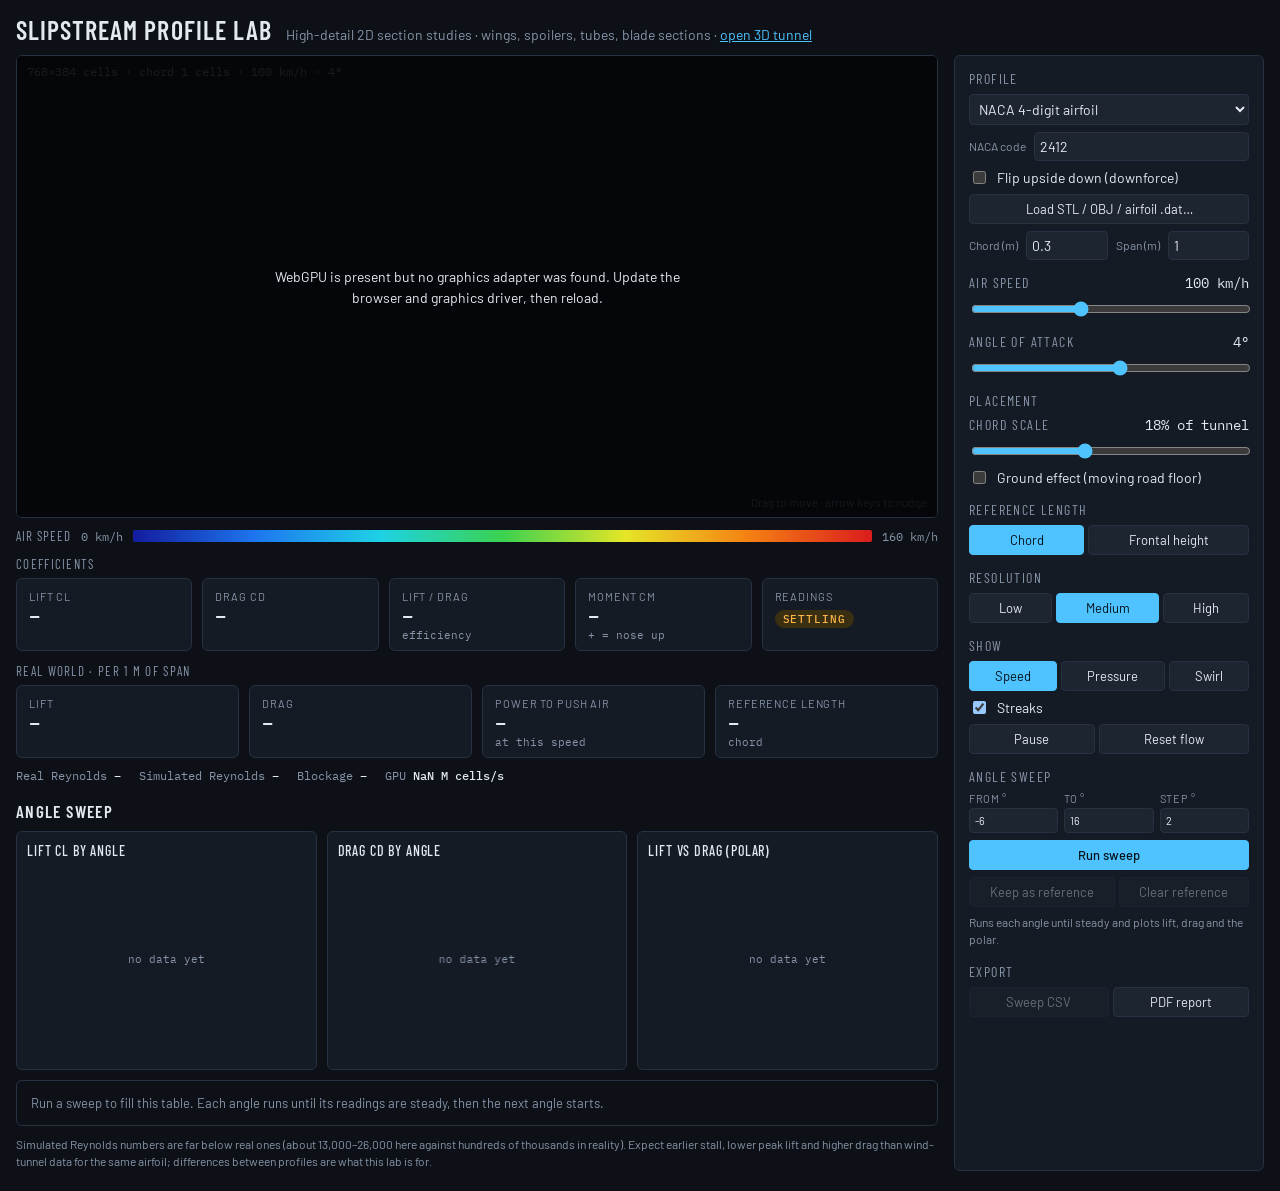
<file: slipstream-profile-lab.html>
<!doctype html>
<html lang="en">
<head>
<meta charset="utf-8">
<meta name="viewport" content="width=device-width,initial-scale=1,viewport-fit=cover">
<title>Slipstream Profile Lab</title>
<style>html{color-scheme:dark}body{margin:0}img{max-width:100%}[hidden]{display:none!important}</style>
</head>
<body>
<!-- Slipstream. Copyright (c) 2026 Claas Kuhnen <info@ckbrd.de>. MIT License. Results are for design exploration, not certified engineering numbers. Third-party libraries keep their own licenses (see licenses/). -->

<link rel="stylesheet" href="lib/fonts.css">
<style>
/* Layout: instrument console — 2D section tunnel + readouts + polar charts left, control rack right (stacks on phones) */
:root{
  --bg:#0d1117; --panel:#151b24; --line:#263142; --grid:#222b38; --fg:#e4e9f0; --dim:#8794a8; --accent:#4fc3ff; --warn:#ffb648;
  --s1:#3987e5; --s2:#d95926;
  --f-display:"Barlow Condensed","Arial Narrow",sans-serif;
  --f-body:"Barlow",system-ui,sans-serif;
  --f-mono:"IBM Plex Mono",ui-monospace,monospace;
  color-scheme:dark;
}
html,body{height:100%}
[hidden]{display:none!important}
body{background:var(--bg);color:var(--fg);font-family:var(--f-body);font-size:14px;box-sizing:border-box;
  padding-left:max(16px,env(safe-area-inset-left,0px));padding-right:max(16px,env(safe-area-inset-right,0px))}
header{display:flex;align-items:baseline;gap:14px;padding-block:14px 10px;flex-wrap:wrap}
h1{font-family:var(--f-display);font-weight:600;font-size:26px;letter-spacing:.04em;text-transform:uppercase;margin:0}
h2{font-family:var(--f-display);font-weight:600;font-size:17px;letter-spacing:.08em;text-transform:uppercase;margin:0;color:var(--fg)}
header p{margin:0;color:var(--dim)}
header a{color:var(--accent)}
.app{display:grid;grid-template-columns:minmax(0,1fr) 310px;gap:16px;padding-bottom:20px}
@media (max-width:900px){.app{grid-template-columns:minmax(0,1fr)}}
.stage{min-width:0;display:flex;flex-direction:column;gap:10px}
.tunnel{position:relative;border:1px solid var(--line);border-radius:6px;overflow:hidden;background:#000;touch-action:none}
canvas#view{display:block;width:100%;cursor:grab}
canvas#view.drag{cursor:grabbing}
canvas#view:focus-visible{outline:2px solid var(--accent);outline-offset:-2px}
.hud{position:absolute;left:10px;top:8px;font-family:var(--f-mono);font-size:12px;color:#fff;text-shadow:0 1px 2px #000;pointer-events:none}
.hint{position:absolute;right:10px;bottom:8px;font-size:12px;color:#cfd8e3;text-shadow:0 1px 2px #000;pointer-events:none}
.msg{position:absolute;inset:0;display:flex;align-items:center;justify-content:center;padding:24px;text-align:center;background:rgba(5,7,10,.92);line-height:1.5}
.msg div{max-width:440px}
.legend{display:grid;grid-template-columns:auto auto minmax(80px,1fr) auto;gap:6px 10px;align-items:center;font-family:var(--f-mono);font-size:12px;color:var(--dim)}
.legend canvas{width:100%;height:12px;border-radius:2px}
.legend .k{font-family:var(--f-display);font-size:13px;letter-spacing:.08em;text-transform:uppercase}
.legend .hi{text-align:right}
.rowlab{font-family:var(--f-display);font-size:13px;letter-spacing:.1em;text-transform:uppercase;color:var(--dim);margin:2px 0 -4px}
.readout{display:grid;grid-template-columns:repeat(5,minmax(0,1fr));gap:10px}
.readout.four{grid-template-columns:repeat(4,minmax(0,1fr))}
@media (max-width:640px){.readout,.readout.four{grid-template-columns:repeat(2,minmax(0,1fr))}}
.stat{background:var(--panel);border:1px solid var(--line);border-radius:6px;padding:8px 12px;min-width:0}
.stat b{display:block;font-family:var(--f-mono);font-weight:500;font-size:19px;font-variant-numeric:tabular-nums;white-space:nowrap;overflow:hidden;text-overflow:ellipsis}
.stat span{font-size:11px;letter-spacing:.08em;text-transform:uppercase;color:var(--dim)}
.stat small{display:block;font-family:var(--f-mono);font-size:11px;color:var(--dim);white-space:nowrap;overflow:hidden;text-overflow:ellipsis}
.chip{display:inline-block;font-family:var(--f-mono);font-size:13px;padding:2px 8px;border-radius:10px;margin-top:3px;background:#2a3140;color:var(--dim)}
.chip.go{background:#123c2a;color:#5fe0a0}.chip.wait{background:#3b2f12;color:var(--warn)}
.meta{font-family:var(--f-mono);font-size:12px;color:var(--dim);display:flex;gap:18px;flex-wrap:wrap}
.meta b{color:var(--fg);font-weight:500}
.note{font-size:12px;color:var(--dim);line-height:1.45;margin:0}
.sweep{display:flex;flex-direction:column;gap:10px;margin-top:8px}
.sweephead{display:flex;align-items:baseline;justify-content:space-between;gap:12px;flex-wrap:wrap}
.keys{display:flex;gap:14px;font-family:var(--f-mono);font-size:12px;color:var(--dim);flex-wrap:wrap}
.keys i{display:inline-block;width:14px;height:2px;vertical-align:middle;margin-right:6px;border-radius:1px}
.charts{display:grid;grid-template-columns:repeat(3,minmax(0,1fr));gap:10px}
@media (max-width:760px){.charts{grid-template-columns:minmax(0,1fr)}}
.chart{background:var(--panel);border:1px solid var(--line);border-radius:6px;padding:10px 10px 6px;position:relative;min-width:0}
.chart h3{margin:0 0 4px;font-family:var(--f-display);font-weight:500;font-size:14px;letter-spacing:.06em;text-transform:uppercase;color:var(--fg)}
.chart canvas{display:block;width:100%;height:200px}
.tip{position:absolute;pointer-events:none;background:#0b0f15;border:1px solid var(--line);border-radius:4px;padding:6px 8px;font-family:var(--f-mono);font-size:12px;color:var(--fg);white-space:nowrap;z-index:5}
.tablewrap{overflow-x:auto;border:1px solid var(--line);border-radius:6px}
table{border-collapse:collapse;width:100%;font-family:var(--f-mono);font-size:12.5px;font-variant-numeric:tabular-nums}
th,td{padding:6px 10px;text-align:right;border-bottom:1px solid var(--grid);white-space:nowrap}
th{font-family:var(--f-display);font-weight:500;font-size:13px;letter-spacing:.06em;text-transform:uppercase;color:var(--dim);background:var(--panel)}
td:first-child,th:first-child{text-align:left}
tr.best td{color:#5fe0a0}
.empty{padding:14px;color:var(--dim);font-size:13px}
aside{background:var(--panel);border:1px solid var(--line);border-radius:6px;padding:14px;display:flex;flex-direction:column;gap:14px;min-width:0}
.grp{display:flex;flex-direction:column;gap:7px}
.lab{font-family:var(--f-display);font-size:14px;letter-spacing:.1em;text-transform:uppercase;color:var(--dim);display:flex;justify-content:space-between;gap:8px}
.lab output{font-family:var(--f-mono);color:var(--fg);letter-spacing:0;text-transform:none}
.seg{display:flex;flex-wrap:wrap;gap:4px}
button,.file{font:inherit;font-size:13px;background:#1d2531;color:var(--fg);border:1px solid var(--line);border-radius:4px;padding:6px 10px;cursor:pointer;flex:1 1 auto;text-align:center}
button:hover,.file:hover{border-color:var(--accent)}
button[aria-pressed="true"]{background:var(--accent);color:#04121c;border-color:var(--accent)}
button.primary{background:var(--accent);color:#04121c;border-color:var(--accent);font-weight:500}
button:disabled{opacity:.4;cursor:not-allowed}
button:focus-visible,input:focus-visible,select:focus-visible{outline:2px solid var(--accent);outline-offset:2px}
input[type=range]{width:100%;accent-color:var(--accent)}
.file input{display:none}
.row{display:flex;gap:8px;align-items:center}
.row .note{flex:none}
select,input[type=number],input[type=text]{font:inherit;background:#1d2531;color:var(--fg);border:1px solid var(--line);border-radius:4px;padding:5px;min-width:0;flex:1}
.check{display:flex;gap:8px;align-items:center;cursor:pointer}
.three{display:grid;grid-template-columns:repeat(3,minmax(0,1fr));gap:6px}
.three label{display:flex;flex-direction:column;gap:3px;font-size:11px;color:var(--dim);letter-spacing:.06em;text-transform:uppercase}
</style>

<header>
  <h1>Slipstream Profile Lab</h1>
  <p>High-detail 2D section studies · wings, spoilers, tubes, blade sections · <a href="slipstream-3d-tunnel.html" target="_blank" rel="noopener">open 3D tunnel</a></p>
</header>

<div class="app">
  <div class="stage">
    <div class="tunnel" id="tunnel">
      <canvas id="view" aria-label="Wind tunnel view"></canvas>
      <div class="hud" id="hud">Starting…</div>
      <div class="hint">Drag to move · arrow keys to nudge</div>
      <div class="msg" id="msg" hidden><div id="msgText"></div></div>
    </div>
    <div class="legend">
      <span class="k" id="legName">Air speed</span><span id="legLo">0 km/h</span><canvas id="leg" width="256" height="1"></canvas><span class="hi" id="legHi">–</span>
    </div>

    <div class="rowlab">Coefficients</div>
    <div class="readout">
      <div class="stat"><span>Lift Cl</span><b id="cl">–</b><small id="clVar">&nbsp;</small></div>
      <div class="stat"><span>Drag Cd</span><b id="cd">–</b><small id="cdVar">&nbsp;</small></div>
      <div class="stat"><span>Lift / drag</span><b id="ld">–</b><small>efficiency</small></div>
      <div class="stat"><span>Moment Cm</span><b id="cm">–</b><small>+ = nose up</small></div>
      <div class="stat"><span>Readings</span><b><span class="chip wait" id="status">settling</span></b><small id="statusNote">&nbsp;</small></div>
    </div>
    <div class="rowlab">Real world · per <span id="spanLab">1 m</span> of span</div>
    <div class="readout four">
      <div class="stat"><span id="liftNLab">Lift</span><b id="liftN">–</b><small id="liftKg">&nbsp;</small></div>
      <div class="stat"><span>Drag</span><b id="dragN">–</b><small id="dragKg">&nbsp;</small></div>
      <div class="stat"><span>Power to push air</span><b id="dragW">–</b><small>at this speed</small></div>
      <div class="stat"><span>Reference length</span><b id="refL">–</b><small id="refNote">chord</small></div>
    </div>
    <div class="meta"><span>Real Reynolds <b id="reReal">–</b></span><span>Simulated Reynolds <b id="reSim">–</b></span><span>Blockage <b id="block">–</b></span><span>GPU <b id="fps">–</b></span></div>

    <section class="sweep" aria-labelledby="sweepTitle">
      <div class="sweephead">
        <h2 id="sweepTitle">Angle sweep</h2>
        <div class="keys" id="keys"></div>
      </div>
      <div class="charts">
        <div class="chart"><h3>Lift Cl by angle</h3><canvas id="chCl"></canvas></div>
        <div class="chart"><h3>Drag Cd by angle</h3><canvas id="chCd"></canvas></div>
        <div class="chart"><h3>Lift vs drag (polar)</h3><canvas id="chPolar"></canvas></div>
      </div>
      <div class="tablewrap"><div id="table"><div class="empty">Run a sweep to fill this table. Each angle runs until its readings are steady, then the next angle starts.</div></div></div>
      <p class="note">Simulated Reynolds numbers are far below real ones (about 13,000–26,000 here against hundreds of thousands in reality). Expect earlier stall, lower peak lift and higher drag than wind-tunnel data for the same airfoil; differences between profiles are what this lab is for.</p>
    </section>
  </div>

  <aside>
    <div class="grp">
      <span class="lab">Profile</span>
      <select id="preset" aria-label="Profile preset">
        <option value="naca">NACA 4-digit airfoil</option>
        <option value="wing">Race wing element + Gurney flap</option>
        <option value="blade">Propeller blade section</option>
        <option value="plate">Flat plate</option>
        <option value="round">Round tube</option>
        <option value="aero">Aero tube (teardrop 3:1)</option>
        <option value="kamm">Kammtail tube (truncated)</option>
      </select>
      <div class="row" id="nacaRow"><span class="note">NACA code</span><input type="text" id="naca" value="2412" maxlength="4" inputmode="numeric" aria-label="NACA four-digit code"></div>
      <label class="check"><input type="checkbox" id="invert"> Flip upside down (downforce)</label>
      <label class="file">Load STL / OBJ / airfoil .dat…<input type="file" id="file" accept=".stl,.obj,.dat,.txt,.csv"></label>
      <div id="meshOpts" class="grp" hidden>
        <div class="row"><select id="upAxis" aria-label="Up axis"><option value="1">Y up</option><option value="2">Z up</option><option value="0">X up</option></select><button id="flip">Flip facing</button></div>
        <div class="seg" id="cutPlane"><button data-c="side">Side cut</button><button data-c="top">Top cut</button></div>
        <span class="lab">Cut position <output id="cutOut"></output></span>
        <input type="range" id="cutPos" min="1" max="99" value="50" aria-label="Cut position">
        <p class="note" id="cutNote">The section is cut from the mesh itself, at full mesh detail.</p>
      </div>
      <div class="row"><span class="note">Chord (m)</span><input type="number" id="chord" step="0.01" min="0.005" value="0.3"><span class="note">Span (m)</span><input type="number" id="span" step="0.05" min="0.01" value="1"></div>
    </div>

    <div class="grp"><span class="lab">Air speed <output id="spdOut"></output></span><input type="range" id="spd" min="5" max="250" value="100"></div>
    <div class="grp"><span class="lab">Angle of attack <output id="angOut"></output></span><input type="range" id="ang" min="-20" max="25" step="0.5" value="4"></div>

    <div class="grp">
      <span class="lab">Placement</span>
      <span class="lab">Chord scale <output id="sizeOut"></output></span><input type="range" id="size" min="10" max="30" value="18" aria-label="Scale in tunnel">
      <label class="check"><input type="checkbox" id="ground"> Ground effect (moving road floor)</label>
      <div id="rideRow" hidden><span class="lab">Ride height <output id="rideOut"></output></span><input type="range" id="ride" min="5" max="150" value="40" aria-label="Ride height"></div>
    </div>

    <div class="grp">
      <span class="lab">Reference length</span>
      <div class="seg" id="refSel"><button data-r="chord">Chord</button><button data-r="frontal">Frontal height</button></div>
    </div>

    <div class="grp">
      <span class="lab">Resolution</span>
      <div class="seg" id="res"><button data-r="0">Low</button><button data-r="1">Medium</button><button data-r="2">High</button></div>
    </div>

    <div class="grp">
      <span class="lab">Show</span>
      <div class="seg" id="mode"><button data-m="vel">Speed</button><button data-m="pres">Pressure</button><button data-m="vort">Swirl</button></div>
      <label class="check"><input type="checkbox" id="lines" checked> Streaks</label>
      <div class="seg"><button id="pause">Pause</button><button id="reset">Reset flow</button></div>
    </div>

    <div class="grp">
      <span class="lab">Angle sweep</span>
      <div class="three">
        <label>From °<input type="number" id="swFrom" value="-6" step="1"></label>
        <label>To °<input type="number" id="swTo" value="16" step="1"></label>
        <label>Step °<input type="number" id="swStep" value="2" min="0.5" step="0.5"></label>
      </div>
      <button class="primary" id="runSweep">Run sweep</button>
      <div class="seg"><button id="pin" disabled>Keep as reference</button><button id="clearRef" disabled>Clear reference</button></div>
      <p class="note" id="sweepNote">Runs each angle until steady and plots lift, drag and the polar.</p>
    </div>

    <div class="grp" id="exportGrp" hidden>
      <span class="lab">Export</span>
      <div class="seg"><button id="csv" disabled>Sweep CSV</button><button id="pdf">PDF report</button></div>
      <p class="note" id="expNote">&nbsp;</p>
    </div>
  </aside>
</div>

<script src="lib/jspdf.umd.min.js"></script>
<script>
"use strict";
const $=id=>document.getElementById(id);
// ================= lattice (D2Q9) =================
const EX=[0,1,0,-1,0,1,-1,-1,1], EY=[0,0,1,0,-1,1,1,-1,-1];
const WT=[4/9,1/9,1/9,1/9,1/9,1/36,1/36,1/36,1/36], OPP=[0,3,4,1,2,7,8,5,6], MY=[0,1,4,3,2,8,7,6,5];
const U0=0.08, RES=[[512,256],[768,384],[1024,512]];
const arr=(t,a)=>`array<${t},9>(${a.map(v=>t==='f32'?v.toFixed(8):v+(t==='u32'?'u':'')).join(',')})`;
const WGSL=`
struct P { W:u32, H:u32, N:u32, ground:u32, u0:f32, tau:f32, px:f32, py:f32 };
@group(0) @binding(0) var<uniform> p:P;
@group(0) @binding(1) var<storage,read> fin:array<f32>;
@group(0) @binding(2) var<storage,read_write> fout:array<f32>;
@group(0) @binding(3) var<storage,read> solid:array<u32>;
@group(0) @binding(4) var<storage,read_write> vel:array<vec4<f32>>;
@group(0) @binding(5) var<storage,read_write> force:array<atomic<i32>,4>;
var<private> EX:array<i32,9> = ${arr('i32',EX)};
var<private> EY:array<i32,9> = ${arr('i32',EY)};
var<private> WT:array<f32,9> = ${arr('f32',WT)};
var<private> OPP:array<u32,9> = ${arr('u32',OPP)};
var<private> MY:array<u32,9> = ${arr('u32',MY)};
fn ev(i:u32)->vec2<f32>{ return vec2<f32>(f32(EX[i]),f32(EY[i])); }
fn feq(i:u32,r:f32,u:vec2<f32>)->f32{ let eu=3.0*dot(ev(i),u); return WT[i]*r*(1.0+eu+0.5*eu*eu-1.5*dot(u,u)); }
@compute @workgroup_size(128)
fn init(@builtin(global_invocation_id) gid:vec3<u32>){
  let c=gid.x; if(c>=p.N){return;}
  for(var i=0u;i<9u;i++){ fout[i*p.N+c]=feq(i,1.0,vec2<f32>(p.u0,0.0)); }
  vel[c]=vec4<f32>(p.u0,0.0,1.0,0.0);
}
var<workgroup> wf:array<vec3<f32>,128>;
@compute @workgroup_size(128)
fn step(@builtin(global_invocation_id) gid:vec3<u32>, @builtin(local_invocation_index) li:u32){
  var fo=vec3<f32>(0.0);
  if(gid.x<p.N){ fo=cell(gid.x); }
  wf[li]=fo; workgroupBarrier();
  for(var s=64u; s>0u; s=s>>1u){ if(li<s){ wf[li]=wf[li]+wf[li+s]; } workgroupBarrier(); }
  if(li==0u){
    let t=wf[0];
    if(any(t!=vec3<f32>(0.0))){
      atomicAdd(&force[0],i32(round(t.x*20000.0))); atomicAdd(&force[1],i32(round(t.y*20000.0))); atomicAdd(&force[2],i32(round(t.z*2000.0)));
    }
  }
}
// returns (Fx, Fy, Mz about the pivot) for the links of this cell that touch the body
fn cell(c:u32)->vec3<f32>{
  if(solid[c]!=0u){ vel[c]=vec4<f32>(0.0,0.0,1.0,0.0); return vec3<f32>(0.0); }
  let W=i32(p.W); let H=i32(p.H); let N=p.N;
  let ci=i32(c); let x=ci%W; let y=ci/W;
  var fl:array<f32,9>; var eq:array<f32,9>;
  var r=0.0; var m=vec2<f32>(0.0); var fo=vec3<f32>(0.0);
  // pressure outlet: incoming populations at the exit use density 1 and the exit cell's own velocity
  var uo=vec2<f32>(0.0);
  if(x==W-1){ var rr=0.0; var mm=vec2<f32>(0.0); for(var j=0u;j<9u;j++){ let v=fin[j*N+c]; rr+=v; mm+=v*ev(j); } uo=mm/rr; }
  for(var i=0u;i<9u;i++){
    let sx=x-EX[i]; let sy=y-EY[i];
    var v:f32;
    if(sx<0){ v=feq(i,1.0,vec2<f32>(p.u0,0.0)); }
    else if(sx>=W){ v=feq(i,1.0,uo); }
    else if(sy<0){ if(p.ground==1u){ v=fin[OPP[i]*N+c]+6.0*WT[i]*f32(EX[i])*p.u0; } else { v=fin[MY[i]*N+c]; } }
    else if(sy>=H){ v=fin[MY[i]*N+c]; }
    else {
      let s=u32(sx+W*sy);
      if(solid[s]!=0u){
        let o=OPP[i]; let fv=fin[o*N+c]; v=fv;
        let F=2.0*(fv-WT[o])*ev(o);
        let rx=f32(x)+0.5+0.5*f32(EX[o])-p.px; let ry=f32(y)+0.5+0.5*f32(EY[o])-p.py;
        fo+=vec3<f32>(F.x,F.y,rx*F.y-ry*F.x);
      }
      else { v=fin[i*N+s]; }
    }
    fl[i]=v; r+=v; m+=v*ev(i);
  }
  var u=m/r; let sp=dot(u,u); if(sp>0.09){ u=u*(0.3/sqrt(sp)); }
  var pxx=0.0; var pyy=0.0; var pxy=0.0;
  for(var i=0u;i<9u;i++){
    let e=feq(i,r,u); eq[i]=e; let d=fl[i]-e; let k=ev(i);
    pxx+=d*k.x*k.x; pyy+=d*k.y*k.y; pxy+=d*k.x*k.y;
  }
  let Q=sqrt(pxx*pxx+pyy*pyy+2.0*pxy*pxy);
  // calm-down zone before the exit, then a light Smagorinsky turbulence model (Cs 0.1, keeps thin boundary layers intact) and regularized collision
  var t=p.tau; let sp0=f32(W)*0.8;
  if(f32(x)>sp0){ let q=(f32(x)-sp0)/(f32(W)-sp0); t=t+0.4*q*q; }
  let te=0.5*(t+sqrt(t*t+18.0*1.41421356*0.01*Q/r)); let om=1.0/te;
  for(var i=0u;i<9u;i++){
    let k=ev(i);
    let fneq=WT[i]*4.5*((k.x*k.x-0.33333333)*pxx+(k.y*k.y-0.33333333)*pyy+2.0*k.x*k.y*pxy);
    fout[i*N+c]=eq[i]+(1.0-om)*fneq;
  }
  vel[c]=vec4<f32>(u,r,0.0);
  return fo;
}`;

// ================= profiles =================
// a profile: closed polygons in chord units (leading edge at x=0, chord along +x, y up), a pivot and a default reference
function naca4(code,n=140){
  const m=+code[0]/100, pp=+code[1]/10, t=+code.slice(2)/100, up=[], lo=[];
  for(let i=0;i<=n;i++){
    const b=Math.PI*i/n, x=(1-Math.cos(b))/2;
    const yt=5*t*(0.2969*Math.sqrt(x)-0.126*x-0.3516*x*x+0.2843*x**3-0.1036*x**4);
    let yc=0,dy=0;
    if(m>0&&pp>0){ if(x<pp){yc=m/pp/pp*(2*pp*x-x*x);dy=2*m/pp/pp*(pp-x);} else {yc=m/(1-pp)**2*(1-2*pp+2*pp*x-x*x);dy=2*m/(1-pp)**2*(pp-x);} }
    const th=Math.atan(dy);
    up.push([x-yt*Math.sin(th),yc+yt*Math.cos(th)]); lo.push([x+yt*Math.sin(th),yc-yt*Math.cos(th)]);
  }
  const poly=[]; for(let i=n;i>=0;i--)poly.push(...up[i]); for(let i=1;i<n;i++)poly.push(...lo[i]);
  return poly;
}
function circle(n=160){const p=[];for(let i=0;i<n;i++){const a=i/n*Math.PI*2;p.push(.5-.5*Math.cos(a),.5*Math.sin(a));}return p;}
function kamm(t,cut){ // NACA 00tt truncated at x=cut, rescaled to chord 1
  const full=naca4('00'+String(Math.round(t*100)).padStart(2,'0'),200), p=[];
  for(let i=0;i<full.length;i+=2)if(full[i]<=cut)p.push(full[i]/cut,full[i+1]/cut);
  return p;
}
function makePreset(key){
  const inv=$('invert').checked;
  if(key==='naca'){const c=($('naca').value.replace(/\D/g,'')+'0012').slice(0,4);return {name:'NACA '+c,polys:[naca4(c)],pivot:[.25,0],ref:'chord'};}
  if(key==='wing'){const g=[.985,-0.005, 1.0,-0.005, 1.0,-0.045, .985,-0.045]; // Gurney flap on the pressure side
    const b=naca4('6412'); return {name:'Race wing (NACA 6412 + 2% Gurney)',polys:[b,g],pivot:[.25,.03],ref:'chord',defInvert:true};}
  if(key==='blade')return {name:'Blade section (NACA 4409)',polys:[naca4('4409')],pivot:[.25,0],ref:'chord'};
  if(key==='plate')return {name:'Flat plate 2%',polys:[[0,.01,1,.01,1,-.01,0,-.01]],pivot:[.5,0],ref:'chord'};
  if(key==='round')return {name:'Round tube',polys:[circle()],pivot:[.5,0],ref:'frontal'};
  if(key==='aero')return {name:'Aero tube (NACA 0033)',polys:[naca4('0033')],pivot:[.5,0],ref:'frontal'};
  if(key==='kamm')return {name:'Kammtail tube',polys:[kamm(.30,.62)],pivot:[.5,0],ref:'frontal'};
}
function applyInvert(prof){
  if(!$('invert').checked)return prof;
  return {...prof,polys:prof.polys.map(p=>p.map((v,i)=>i%2?-v:v)),pivot:[prof.pivot[0],-prof.pivot[1]],name:prof.name+' (flipped)'};
}

// ---- airfoil coordinate files (Selig or Lednicer format)
function parseDat(txt,name){
  const pts=[];
  for(const line of txt.split(/\r?\n/)){const n=line.trim().split(/[\s,;]+/).map(Number);if(n.length>=2&&n.every(v=>isFinite(v)))pts.push([n[0],n[1]]);}
  if(pts.length<3)throw new Error('no coordinates');
  let p=pts;
  if(pts[0][0]>1.5&&pts[0][1]>1.5){ // Lednicer: counts line, upper LE->TE, lower LE->TE
    const nu=Math.round(pts[0][0]), up=pts.slice(1,1+nu), lo=pts.slice(1+nu);
    p=[...up.reverse(),...lo.slice(1)];
  }
  let x0=1e9,x1=-1e9; for(const q of p){x0=Math.min(x0,q[0]);x1=Math.max(x1,q[0]);}
  const c=(x1-x0)||1, poly=[]; for(const q of p)poly.push((q[0]-x0)/c,q[1]/c);
  return {name:name.replace(/\.[a-z]+$/i,''),polys:[poly],pivot:[.25,0],ref:'chord'};
}
// ---- meshes: cut an exact section through the triangles
function parseSTL(buf){
  const dv=new DataView(buf), n=dv.byteLength>=84?dv.getUint32(80,true):0;
  if(n>0&&84+n*50===dv.byteLength){const o=new Float32Array(n*9);for(let i=0;i<n;i++){const b=84+i*50+12;for(let k=0;k<9;k++)o[i*9+k]=dv.getFloat32(b+k*4,true);}return o;}
  const txt=new TextDecoder().decode(buf),v=[],re=/vertex\s+([-\d.eE+]+)\s+([-\d.eE+]+)\s+([-\d.eE+]+)/g;let m;
  while((m=re.exec(txt)))v.push(+m[1],+m[2],+m[3]); return new Float32Array(v);
}
function parseOBJ(txt){
  const vs=[],o=[];
  for(const line of txt.split('\n')){
    if(line.startsWith('v ')){const p=line.trim().split(/\s+/);vs.push([+p[1],+p[2],+p[3]]);}
    else if(line.startsWith('f ')){const ids=line.trim().split(/\s+/).slice(1).map(t=>{const k=parseInt(t);return k<0?vs.length+k:k-1;});
      for(let i=1;i+1<ids.length;i++)for(const j of [ids[0],ids[i],ids[i+1]]){const p=vs[j]||[0,0,0];o.push(p[0],p[1],p[2]);}}
  }
  return new Float32Array(o);
}
// same orientation rules as the 3D tunnel: chosen axis is up, the longer horizontal axis is the length, Flip turns it 180°
function orientMesh(raw){
  const T=new Float32Array(raw.length);
  for(let i=0;i<raw.length;i+=3){let x=raw[i],y=raw[i+1],z=raw[i+2],a=x,b=y,c=z;
    if(S.up===2){a=x;b=z;c=-y;}else if(S.up===0){a=-y;b=x;c=z;} T[i]=a;T[i+1]=b;T[i+2]=c;}
  let lo=[1e9,1e9,1e9],hi=[-1e9,-1e9,-1e9];
  for(let i=0;i<T.length;i+=3)for(let k=0;k<3;k++){lo[k]=Math.min(lo[k],T[i+k]);hi[k]=Math.max(hi[k],T[i+k]);}
  const swap=hi[2]-lo[2]>hi[0]-lo[0];
  for(let i=0;i<T.length;i+=3){let a=T[i],c=T[i+2]; if(swap){const t=a;a=c;c=-t;} if(S.flip){a=-a;c=-c;} T[i]=a;T[i+2]=c;}
  return T;
}
function cutMesh(){
  const T=S.meshT, side=S.cut==='side';
  // plane: side cut = z constant (section shows x-y); top cut = y constant (section shows x-z, seen from above)
  const ax=side?2:1; let lo=1e9,hi=-1e9; for(let i=ax;i<T.length;i+=3){lo=Math.min(lo,T[i]);hi=Math.max(hi,T[i]);}
  const k=lo+(hi-lo)*S.cutPos, segs=[];
  for(let t=0;t<T.length;t+=9){
    const P=[0,1,2].map(j=>[T[t+j*3],T[t+j*3+1],T[t+j*3+2]]), d=P.map(p=>p[ax]-k), pts=[];
    for(let j=0;j<3;j++){const a=P[j],b=P[(j+1)%3],da=d[j],db=d[(j+1)%3];
      if((da<0)!==(db<0)){const s=da/(da-db);pts.push([a[0]+(b[0]-a[0])*s, side?a[1]+(b[1]-a[1])*s : -(a[2]+(b[2]-a[2])*s)]);}}
    if(pts.length===2)segs.push(pts);
  }
  if(!segs.length)return null;
  // chain the segments into closed loops by matching endpoints
  const key=p=>Math.round(p[0]*1e4)+','+Math.round(p[1]*1e4), ends=new Map();
  segs.forEach((s,i)=>{for(const e of [0,1]){const kk=key(s[e]);(ends.get(kk)||ends.set(kk,[]).get(kk)).push(i);}});
  const used=new Uint8Array(segs.length), loops=[];
  for(let i=0;i<segs.length;i++){
    if(used[i])continue; used[i]=1; const loop=[segs[i][0],segs[i][1]]; let cur=segs[i][1];
    for(let guard=0;guard<segs.length;guard++){
      const cand=(ends.get(key(cur))||[]).find(j=>!used[j]); if(cand===undefined)break;
      used[cand]=1; const s=segs[cand], nxt=key(s[0])===key(cur)?s[1]:s[0]; loop.push(nxt); cur=nxt;
    }
    if(loop.length>=3)loops.push(loop);
  }
  let x0=1e9,x1=-1e9,y0=1e9,y1=-1e9;
  for(const L of loops)for(const p of L){x0=Math.min(x0,p[0]);x1=Math.max(x1,p[0]);y0=Math.min(y0,p[1]);y1=Math.max(y1,p[1]);}
  const c=(x1-x0)||1, ym=(y0+y1)/2;
  return {polys:loops.map(L=>L.flatMap(p=>[(p[0]-x0)/c,(p[1]-ym)/c])),loops:loops.length,pivot:[.25,0]};
}

// ================= state =================
const S={res:1,mode:'vel',lines:true,paused:false,speed:100,angle:4,size:.18,ground:false,ride:.4,ref:'chord',
  chord:.3,span:1,cx:.3,cy:.5,prof:null,presetKey:'naca',mesh:null,meshT:null,meshName:'',up:2,flip:false,cut:'side',cutPos:.5,damp:1};
let W,H,N,device,layout,pipeStep,pipeInit,bgA,bgB,bufs={},solid,field=null,maxBinding=0;
let tau=.52,chordCells=1,frontalCells=1,pivotCells=[0,0],solidBox=null;
let needMask=true,gpuBusy=false,gen=0,pending=false,lastRead=0,stepsAcc=0,settle=0,spf=8,flipPing=false,stepsWindow=0,winStart=performance.now(),stepsPerSec=0;
let hist=[],cur=null,note='',noteUntil=0;

// ================= mask: profile -> solid cells =================
// The profile is drawn once into a high-resolution picture; moving or tilting it then only redraws that picture.
const SIL=2048, PAD=6; let sil=null, silFor=null, silBox=null;
const mc=document.createElement('canvas'), mctx=mc.getContext('2d',{willReadFrequently:true});
function makeSil(){
  const P=S.prof; let x0=1e9,x1=-1e9,y0=1e9,y1=-1e9;
  for(const p of P.polys)for(let i=0;i<p.length;i+=2){x0=Math.min(x0,p[i]);x1=Math.max(x1,p[i]);y0=Math.min(y0,p[i+1]);y1=Math.max(y1,p[i+1]);}
  silBox={x0,x1,y0,y1}; sil=document.createElement('canvas');
  sil.width=Math.ceil((x1-x0)*SIL)+PAD*2; sil.height=Math.max(8,Math.ceil((y1-y0)*SIL)+PAD*2);
  // every outline is filled as solid (union): inner surfaces of a mesh must not punch holes of air into the body
  const x=sil.getContext('2d'); x.fillStyle='#fff';
  for(const p of P.polys){x.beginPath();x.moveTo((p[0]-x0)*SIL+PAD,(y1-p[1])*SIL+PAD);for(let i=2;i<p.length;i+=2)x.lineTo((p[i]-x0)*SIL+PAD,(y1-p[i+1])*SIL+PAD);x.closePath();x.fill('nonzero');}
  silFor=P;
}
function buildMask(){
  needMask=false; if(!S.prof||!W)return;
  if(silFor!==S.prof)makeSil();
  const c=S.size*W, k=c/SIL, P=S.prof, b=silBox;
  if(S.ground)S.cy=(S.ride*c+lowestBelowPivot()*c)/H;
  const px=S.cx*W, py=H-S.cy*H; pivotCells=[px,S.cy*H];
  mc.width=W; mc.height=H; mctx.setTransform(1,0,0,1,0,0); mctx.clearRect(0,0,W,H);
  mctx.translate(px,py); mctx.rotate(S.angle*Math.PI/180); mctx.scale(k,k);
  mctx.drawImage(sil,-((P.pivot[0]-b.x0)*SIL+PAD),-((b.y1-P.pivot[1])*SIL+PAD));
  const a=mctx.getImageData(0,0,W,H).data; let rmin=H,rmax=-1,cmin=W,cmax=-1;
  for(let yy=0;yy<H;yy++){const y=H-1-yy;for(let x=0;x<W;x++){
    const s=(x>1&&x<W-2&&a[(yy*W+x)*4+3]>110)?1:0; solid[x+W*y]=s;
    if(s){if(y<rmin)rmin=y;if(y>rmax)rmax=y;if(x<cmin)cmin=x;if(x>cmax)cmax=x;}}}
  chordCells=c; frontalCells=Math.max(1,rmax-rmin+1); solidBox=rmax>=0?{x0:cmin,x1:cmax,y0:rmin,y1:rmax}:null;
  if(device&&bufs.solid)device.queue.writeBuffer(bufs.solid,0,solid);
  writeParams(); clearHist(); showStatic();
}
// how far the profile reaches below the pivot at the current angle, in chords (used to keep the ride height above the floor)
function lowestBelowPivot(){
  const P=S.prof,a=S.angle*Math.PI/180,ca=Math.cos(a),sa=Math.sin(a); let lo=0;
  for(const p of P.polys)for(let i=0;i<p.length;i+=2){const dx=p[i]-P.pivot[0],dy=p[i+1]-P.pivot[1];lo=Math.max(lo,-( -dx*sa+dy*ca));}
  return lo;
}

// ================= GPU =================
async function initGPU(){
  if(!navigator.gpu)return fail('This browser has no WebGPU. Use a current Chrome or Edge on Windows, or Chrome or Safari 26+ on Mac.');
  const ad=await navigator.gpu.requestAdapter({powerPreference:'high-performance'});
  if(!ad)return fail('WebGPU is present but no graphics adapter was found. Update the browser and graphics driver, then reload.');
  maxBinding=Math.min(ad.limits.maxStorageBufferBindingSize,ad.limits.maxBufferSize);
  device=await ad.requestDevice({requiredLimits:{maxStorageBufferBindingSize:maxBinding,maxBufferSize:maxBinding}});
  device.lost.then(i=>fail('The GPU stopped the simulation ('+(i.message||'device lost')+'). Reload the page.'));
  const mod=device.createShaderModule({code:WGSL});
  const ent=(b,type)=>({binding:b,visibility:GPUShaderStage.COMPUTE,buffer:{type}});
  layout=device.createBindGroupLayout({entries:[ent(0,'uniform'),ent(1,'read-only-storage'),ent(2,'storage'),ent(3,'read-only-storage'),ent(4,'storage'),ent(5,'storage')]});
  const pl=device.createPipelineLayout({bindGroupLayouts:[layout]});
  pipeStep=device.createComputePipeline({layout:pl,compute:{module:mod,entryPoint:'step'}});
  pipeInit=device.createComputePipeline({layout:pl,compute:{module:mod,entryPoint:'init'}});
  return true;
}
function fail(t){$('msgText').textContent=t;$('msg').hidden=false;return false;}
function alloc(){
  [W,H]=RES[S.res]; N=W*H;
  for(const k in bufs)bufs[k].destroy();
  const SU=GPUBufferUsage, mk=(size,usage)=>device.createBuffer({size,usage});
  bufs={f0:mk(9*N*4,SU.STORAGE),f1:mk(9*N*4,SU.STORAGE),solid:mk(N*4,SU.STORAGE|SU.COPY_DST),vel:mk(N*16,SU.STORAGE|SU.COPY_SRC),
    force:mk(16,SU.STORAGE|SU.COPY_SRC|SU.COPY_DST),params:mk(32,SU.UNIFORM|SU.COPY_DST),velStage:mk(N*16,SU.MAP_READ|SU.COPY_DST),forceStage:mk(16,SU.MAP_READ|SU.COPY_DST)};
  const bg=(a,b)=>device.createBindGroup({layout,entries:[{binding:0,resource:{buffer:bufs.params}},{binding:1,resource:{buffer:a}},{binding:2,resource:{buffer:b}},
    {binding:3,resource:{buffer:bufs.solid}},{binding:4,resource:{buffer:bufs.vel}},{binding:5,resource:{buffer:bufs.force}}]});
  bgA=bg(bufs.f0,bufs.f1); bgB=bg(bufs.f1,bufs.f0);
  solid=new Uint32Array(N); field=null; pending=false; gpuBusy=false; gen++; stepsAcc=0; spf=8;
  resize(); seedParticles(); buildMask(); resetFlow();
}
function updateTau(){
  // simulated Reynolds number: the real one when the grid can resolve it, otherwise capped by what the grid can carry
  const reReal=(S.speed/3.6)*S.chord/1.5e-5, cap=140*chordCells/S.damp, reSim=Math.max(200,Math.min(reReal,cap));
  tau=Math.max(.5003,3*U0*chordCells/reSim+.5); return {reReal,reSim};
}
function writeParams(){
  if(!device||!bufs.params)return; updateTau();
  const b=new ArrayBuffer(32),u=new Uint32Array(b),f=new Float32Array(b);
  u[0]=W;u[1]=H;u[2]=N;u[3]=S.ground?1:0;f[4]=U0;f[5]=tau;f[6]=pivotCells[0];f[7]=pivotCells[1];
  device.queue.writeBuffer(bufs.params,0,b);
}
function resetFlow(){
  if(!device||!bufs.f0)return; writeParams();
  const e=device.createCommandEncoder(), wg=Math.ceil(N/128);
  for(const g of [bgA,bgB]){const p=e.beginComputePass();p.setPipeline(pipeInit);p.setBindGroup(0,g);p.dispatchWorkgroups(wg);p.end();}
  e.clearBuffer(bufs.force); device.queue.submit([e.finish()]); clearHist(); seedParticles();
}
// one batch of steps at a time; batch size adapts to ~10 ms of GPU work so the page stays responsive
function simTick(){
  if(gpuBusy||!device||!bufs.f0)return;
  if(needMask)buildMask();
  const now=performance.now(), enc=device.createCommandEncoder(), steps=S.paused?0:spf;
  if(steps){const wg=Math.ceil(N/128),p=enc.beginComputePass();p.setPipeline(pipeStep);
    for(let i=0;i<steps;i++){p.setBindGroup(0,flipPing?bgB:bgA);p.dispatchWorkgroups(wg);flipPing=!flipPing;} p.end(); stepsAcc+=steps; settle+=steps;}
  let readSteps=-1;
  if(!pending&&now-lastRead>70){
    enc.copyBufferToBuffer(bufs.vel,0,bufs.velStage,0,N*16); enc.copyBufferToBuffer(bufs.force,0,bufs.forceStage,0,16);
    enc.clearBuffer(bufs.force); readSteps=stepsAcc; stepsAcc=0; pending=true; lastRead=now;
  }
  device.queue.submit([enc.finish()]);
  gpuBusy=true; const myGen=gen, vs=bufs.velStage, fs=bufs.forceStage;
  device.queue.onSubmittedWorkDone().then(()=>{
    if(myGen!==gen)return; gpuBusy=false;
    if(steps){stepsWindow+=steps; const dt=performance.now()-now; spf=Math.max(1,Math.min(200,Math.round(spf*.6+steps*10/Math.max(1,dt)*.4)));}
    if(readSteps>=0)Promise.all([vs.mapAsync(GPUMapMode.READ),fs.mapAsync(GPUMapMode.READ)]).then(()=>{
      if(myGen!==gen)return;
      if(!field||field.length!==N*4)field=new Float32Array(N*4);
      field.set(new Float32Array(vs.getMappedRange())); vs.unmap();
      const F=new Int32Array(fs.getMappedRange()).slice(); fs.unmap(); pending=false; onField(F,readSteps);
    }).catch(()=>{if(myGen===gen)pending=false;});
  });
}

// ================= readings =================
function clearHist(){hist=[];settle=0;cur=null;}
const flowThrough=()=>W/U0;
function onField(F,steps){
  for(let i=2;i<field.length;i+=4*331){const r=field[i];if(!(r>.2&&r<5)){S.damp=Math.min(8,S.damp*1.6);resetFlow();field=null;
    note='Flow turned unstable, so it restarted with extra damping ('+S.damp.toFixed(1)+'×).';noteUntil=performance.now()+8000;return;}}
  if(steps>0&&settle>=.25*flowThrough()){const qL=.5*U0*U0;hist.push({s:steps,x:F[0]/2e4/steps/qL,y:F[1]/2e4/steps/qL,m:F[2]/2000/steps/qL});}
  judge(); paintField(); sweepTick();
}
function coeffs(h){ // raw lattice forces -> coefficients with the chosen reference length
  const L=S.ref==='chord'?chordCells:frontalCells;
  return {cd:h.x/L,cl:h.y/L,cm:-h.m/(chordCells*chordCells)};
}
function judge(){
  const win=.3*flowThrough(); let tot=0,k=hist.length; while(k>0&&tot<win){k--;tot+=hist[k].s;} if(k>0)hist.splice(0,k);
  const st=$('status'),nt=$('statusNote');
  if(tot<win){cur=null;st.className='chip wait';st.textContent='settling '+Math.min(99,Math.round(settle/(.25*flowThrough()+win)*100))+'%';nt.textContent='flow adjusting';
    ['cl','cd','ld','cm'].forEach(i=>$(i).textContent='–');$('clVar').innerHTML=$('cdVar').innerHTML='&nbsp;';showReal();return;}
  let sx=0,sy=0,sm=0,a={x:0,y:0,n:0},b={x:0,y:0,n:0},run=0,mn=1e9,mx=-1e9,mnd=1e9,mxd=-1e9;
  for(const h of hist){sx+=h.x*h.s;sy+=h.y*h.s;sm+=h.m*h.s;const t=run<tot/2?a:b;t.x+=h.x*h.s;t.y+=h.y*h.s;t.n+=h.s;run+=h.s;
    mn=Math.min(mn,h.y);mx=Math.max(mx,h.y);mnd=Math.min(mnd,h.x);mxd=Math.max(mxd,h.x);}
  const c=coeffs({x:sx/tot,y:sy/tot,m:sm/tot}), L=S.ref==='chord'?chordCells:frontalCells;
  const dCl=Math.abs(b.y/b.n-a.y/a.n)/L/Math.max(.2,Math.abs(c.cl)), dCd=Math.abs(b.x/b.n-a.x/a.n)/L/Math.max(.02,Math.abs(c.cd)), drift=Math.max(dCl,dCd);
  cur={...c,drift,steady:drift<.02,swingCl:(mx-mn)/2/L,swingCd:(mxd-mnd)/2/L};
  const f3=v=>(Math.abs(v)<.0005?0:v).toFixed(3);
  $('cl').textContent=f3(c.cl);$('cd').textContent=c.cd.toFixed(4);$('ld').textContent=Math.abs(c.cd)>1e-4?(c.cl/c.cd).toFixed(1):'–';$('cm').textContent=f3(c.cm);
  $('clVar').textContent='swings ±'+cur.swingCl.toFixed(3);$('cdVar').textContent='swings ±'+cur.swingCd.toFixed(4);
  if(cur.steady){st.className='chip go';st.textContent='steady';nt.textContent='safe to compare';}
  else{st.className='chip wait';st.textContent='drifting '+Math.round(drift*100)+'%';nt.textContent='still changing, keep running';}
  showReal();
}
function showStatic(){
  const {reReal,reSim}=updateTau(), fmt=r=>r>=1e6?(r/1e6).toFixed(2)+' M':r>=1e3?Math.round(r/1e3)+' k':Math.round(r)+'';
  $('reReal').textContent=fmt(reReal);$('reSim').textContent=fmt(reSim);
  $('block').textContent=(frontalCells/H*100).toFixed(1)+'%';
  const m=S.chord/chordCells; $('refL').textContent=((S.ref==='chord'?chordCells:frontalCells)*m*1000).toFixed(0)+' mm';
  $('refNote').textContent=S.ref==='chord'?'chord':'frontal height at this angle';
  $('spanLab').textContent=S.span+' m'; showReal(); legend();
}
function showReal(){
  const V=S.speed/3.6,q=.5*1.225*V*V,Lm=(S.ref==='chord'?chordCells:frontalCells)*S.chord/chordCells;
  if(!cur){['liftN','dragN','dragW'].forEach(i=>$(i).textContent='–');['liftKg','dragKg'].forEach(i=>$(i).innerHTML='&nbsp;');return;}
  const Lf=cur.cl*q*Lm*S.span, Df=cur.cd*q*Lm*S.span, fmt=f=>Math.abs(f)>=1000?(f/1000).toFixed(2)+' kN':Math.abs(f)>=10?f.toFixed(1)+' N':f.toFixed(2)+' N';
  $('liftNLab').textContent=Lf<0?'Downforce':'Lift'; $('liftN').textContent=fmt(Math.abs(Lf)); $('liftKg').textContent=(Math.abs(Lf)/9.81).toFixed(2)+' kg';
  $('dragN').textContent=fmt(Df); $('dragKg').textContent=(Df/9.81).toFixed(2)+' kg';
  const P=Df*V; $('dragW').textContent=P>=1000?(P/1000).toFixed(2)+' kW':P.toFixed(P<10?2:0)+' W';
}

// ================= drawing the tunnel =================
function lut(stops){const o=new Uint32Array(256);for(let i=0;i<256;i++){const t=i/255*(stops.length-1),k=Math.min(stops.length-2,t|0),u=t-k,a=stops[k],b=stops[k+1];
  o[i]=(255<<24)|((a[2]+(b[2]-a[2])*u)<<16)|((a[1]+(b[1]-a[1])*u)<<8)|(a[0]+(b[0]-a[0])*u);}return o;}
const RAIN=lut([[20,30,160],[30,120,240],[30,210,230],[60,210,80],[230,230,40],[245,130,20],[220,30,30]]);
const SWIRL=lut([[40,110,255],[25,45,90],[12,14,20],[90,30,30],[255,80,60]]);
const BODY=(255<<24)|(234<<16)|(229<<8)|226;
const view=$('view'),vctx=view.getContext('2d'),fc=document.createElement('canvas'),fctx=fc.getContext('2d'); let img=null;
const CP_LO=-3,CP_HI=1;
function paintField(){
  if(!field)return;
  if(fc.width!==W||fc.height!==H||!img){fc.width=W;fc.height=H;img=fctx.createImageData(W,H);}
  const px=new Uint32Array(img.data.buffer),q=.5*U0*U0,mode=S.mode;
  for(let y=0;y<H;y++){const row=(H-1-y)*W;for(let x=0;x<W;x++){
    const c=x+y*W; if(solid[c]){px[row+x]=BODY;continue;} const f=c*4; let v,L=RAIN;
    if(mode==='vel')v=Math.hypot(field[f],field[f+1])/(U0*1.6);
    else if(mode==='pres')v=((field[f+2]-1)/3/q-CP_LO)/(CP_HI-CP_LO);
    else{const xl=Math.max(0,x-1),xr=Math.min(W-1,x+1),yd=Math.max(0,y-1),yu=Math.min(H-1,y+1);
      v=.5+((field[(xr+y*W)*4+1]-field[(xl+y*W)*4+1])-(field[(x+yu*W)*4]-field[(x+yd*W)*4]))/U0*1.2;L=SWIRL;}
    px[row+x]=L[((v<0?0:v>1?1:v)*255)|0];
  }}
  fctx.putImageData(img,0,0);
}
const NP=2600,HIST=8; let PX,PY,PH;
function seedParticles(){PX=new Float32Array(NP);PY=new Float32Array(NP);PH=new Float32Array(NP*HIST*2);for(let p=0;p<NP;p++)spawn(p,Math.random()*(W||100));}
function spawn(p,x){PX[p]=x;PY[p]=1+Math.random()*((H||50)-2);for(let k=0;k<HIST;k++){PH[(p*HIST+k)*2]=PX[p];PH[(p*HIST+k)*2+1]=PY[p];}}
function moveParticles(k){
  for(let p=0;p<NP;p++){const xi=PX[p]|0,yi=PY[p]|0,c=xi+yi*W;
    if(xi<0||xi>=W||yi<0||yi>=H||solid[c]){spawn(p,0);continue;}
    PX[p]+=field[c*4]*k;PY[p]+=field[c*4+1]*k;const b=p*HIST*2;PH.copyWithin(b+2,b,b+(HIST-1)*2);PH[b]=PX[p];PH[b+1]=PY[p];if(PX[p]>=W-1)spawn(p,0);}
}
function drawView(){
  vctx.fillStyle='#000';vctx.fillRect(0,0,view.width,view.height);
  if(fc.width){vctx.imageSmoothingEnabled=true;vctx.drawImage(fc,0,0,view.width,view.height);}
  const sx=view.width/W,sy=view.height/H;
  if(S.lines&&field&&PH){vctx.strokeStyle='rgba(255,255,255,.5)';vctx.lineWidth=Math.max(1,devicePixelRatio*.8);vctx.beginPath();
    for(let p=0;p<NP;p++){const b=p*HIST*2;vctx.moveTo(PH[b]*sx,(H-PH[b+1])*sy);
      for(let k=1;k<HIST;k++){const hx=PH[b+k*2],hy=PH[b+k*2+1];if(Math.abs(hx-PH[b+k*2-2])>W/3)break;vctx.lineTo(hx*sx,(H-hy)*sy);}}
    vctx.stroke();}
  // pivot marker
  const px=pivotCells[0]*sx,py=(H-pivotCells[1])*sy;vctx.strokeStyle='rgba(13,17,23,.85)';vctx.lineWidth=2;vctx.beginPath();vctx.moveTo(px-5,py);vctx.lineTo(px+5,py);vctx.moveTo(px,py-5);vctx.lineTo(px,py+5);vctx.stroke();
  if(S.ground){vctx.fillStyle='rgba(255,255,255,.4)';vctx.fillRect(0,view.height-2,view.width,2);}
}
function legend(){
  const lc=$('leg'),x=lc.getContext('2d'),d=x.createImageData(256,1),L=S.mode==='vort'?SWIRL:RAIN;new Uint32Array(d.data.buffer).set(L);x.putImageData(d,0,0);
  const V=S.speed/3.6,q=.5*1.225*V*V;
  if(S.mode==='vel'){$('legName').textContent='Air speed';$('legLo').textContent='0 km/h';$('legHi').textContent=Math.round(S.speed*1.6)+' km/h';}
  else if(S.mode==='pres'){$('legName').textContent='Pressure';$('legLo').textContent=Math.round(CP_LO*q)+' Pa (Cp '+CP_LO+')';$('legHi').textContent='+'+Math.round(CP_HI*q)+' Pa';}
  else{$('legName').textContent='Swirl';$('legLo').textContent='clockwise';$('legHi').textContent='counter-clockwise';}
}
function resize(){
  const r=$('tunnel').getBoundingClientRect(),d=devicePixelRatio||1,a=W&&H?W/H:2;
  view.width=Math.round(r.width*d);view.height=Math.round(r.width/a*d);view.style.height=(r.width/a)+'px';
  drawCharts();
}

// ================= angle sweep =================
let sweep=null, results=[], resultsName='', refRun=null;
function startSweep(){
  const a0=+$('swFrom').value,a1=+$('swTo').value,st=Math.max(.5,Math.abs(+$('swStep').value)||2);
  if(!(a1>a0)){$('sweepNote').textContent='"To" must be larger than "From".';return;}
  const list=[];for(let a=a0;a<=a1+1e-9;a+=st)list.push(+a.toFixed(2));
  if(list.length>40){$('sweepNote').textContent='That is '+list.length+' angles. Use a bigger step (40 at most).';return;}
  results=[]; resultsName=S.prof.name+' @ '+S.speed+' km/h'; sweep={list,i:0,startSettle:0}; setAngle(list[0]); S.paused=false; syncPause();
  $('runSweep').textContent='Stop sweep'; $('ang').disabled=true; renderResults();
}
function stopSweep(msg){sweep=null;$('runSweep').textContent='Run sweep';$('ang').disabled=false;$('sweepNote').textContent=msg||'Sweep stopped.';$('pin').disabled=!results.length;$('csv').disabled=!results.length;}
function sweepTick(){
  if(!sweep||needMask)return;
  const a=sweep.list[sweep.i], maxSteps=(.25+.3*5)*flowThrough();
  $('sweepNote').textContent=`Angle ${sweep.i+1} of ${sweep.list.length} · ${a}° · ${$('status').textContent}`;
  if(!cur)return;
  const done=cur.steady||settle>maxSteps; if(!done)return;
  results.push({a,cl:cur.cl,cd:cur.cd,cm:cur.cm,steady:cur.steady});
  renderResults();
  if(++sweep.i>=sweep.list.length){stopSweep('Sweep finished: '+results.length+' angles.');return;}
  setAngle(sweep.list[sweep.i]);
}
function setAngle(a){S.angle=a;$('ang').value=a;$('angOut').textContent=a+'°';needMask=true;}
function renderResults(){
  const t=$('table');
  if(!results.length){t.innerHTML='<div class="empty">'+(sweep?'Waiting for the first angle to settle…':'Run a sweep to fill this table. Each angle runs until its readings are steady, then the next angle starts.')+'</div>';drawCharts();return;}
  let best=-1,bi=-1;results.forEach((r,i)=>{const ld=r.cd>1e-4?r.cl/r.cd:-1e9;if(ld>best){best=ld;bi=i;}});
  const rows=results.map((r,i)=>`<tr class="${i===bi?'best':''}"><td>${r.a}°</td><td>${r.cl.toFixed(3)}</td><td>${r.cd.toFixed(4)}</td><td>${r.cd>1e-4?(r.cl/r.cd).toFixed(1):'–'}</td><td>${r.cm.toFixed(3)}</td><td>${(r.steady?'steady':'averaged (unsteady wake)')+(i===bi?' · best L/D':'')}</td></tr>`).join('');
  t.innerHTML=`<table><thead><tr><th scope="col">Angle</th><th scope="col">Cl</th><th scope="col">Cd</th><th scope="col">L/D</th><th scope="col">Cm</th><th scope="col">Reading</th></tr></thead><tbody>${rows}</tbody></table>`;
  drawCharts();
}
// ---- charts: one measure per chart, shared angle axis, hover tooltips
const THEME_DARK={bg:'#151b24',grid:'#222b38',axis:'#3a4658',text:'#8794a8',ink:'#e4e9f0',s1:'#3987e5',s2:'#d95926'};
const THEME_LIGHT={bg:'#ffffff',grid:'#e6e9ee',axis:'#b8c0cc',text:'#5a6474',ink:'#1a1f27',s1:'#2a78d6',s2:'#eb6834'};
const CHARTS=[{id:'chCl',x:'a',y:'cl',xl:'angle °',yl:'Cl'},{id:'chCd',x:'a',y:'cd',xl:'angle °',yl:'Cd'},{id:'chPolar',x:'cd',y:'cl',xl:'Cd',yl:'Cl'}];
function niceTicks(lo,hi,n=5){if(lo===hi){lo-=1;hi+=1;}const span=hi-lo,step0=span/n,mag=10**Math.floor(Math.log10(step0)),st=[1,2,2.5,5,10].map(m=>m*mag).find(s=>s>=step0);
  const a=Math.floor(lo/st)*st,b=Math.ceil(hi/st)*st,t=[];for(let v=a;v<=b+st*1e-6;v+=st)t.push(+v.toFixed(10));return {t,lo:a,hi:b};}
function chartGeom(spec,w,h){
  const series=[results,...(refRun?[refRun.results]:[])].filter(s=>s.length);
  const xs=series.flat().map(r=>r[spec.x]),ys=series.flat().map(r=>r[spec.y]);
  if(!xs.length)return null;
  const X=niceTicks(Math.min(...xs),Math.max(...xs)),Y=niceTicks(Math.min(spec.y==='cd'?0:Infinity,...ys),Math.max(...ys));
  const l=44,r=10,t=8,b=30;
  return {X,Y,l,r,t,b,sx:v=>l+(v-X.lo)/(X.hi-X.lo)*(w-l-r),sy:v=>h-b-(v-Y.lo)/(Y.hi-Y.lo)*(h-t-b)};
}
function drawChart(ctx,spec,w,h,T){
  ctx.fillStyle=T.bg;ctx.fillRect(0,0,w,h);
  const g=chartGeom(spec,w,h); ctx.font='11px "IBM Plex Mono", ui-monospace, monospace';
  if(!g){ctx.fillStyle=T.text;ctx.textAlign='center';ctx.fillText('no data yet',w/2,h/2);return null;}
  ctx.lineWidth=1;ctx.strokeStyle=T.grid;ctx.fillStyle=T.text;
  for(const v of g.Y.t){const y=Math.round(g.sy(v))+.5;ctx.beginPath();ctx.moveTo(g.l,y);ctx.lineTo(w-g.r,y);ctx.stroke();ctx.textAlign='right';ctx.textBaseline='middle';ctx.fillText(+v.toFixed(4)+'',g.l-6,y);}
  for(const v of g.X.t){const x=Math.round(g.sx(v))+.5;ctx.beginPath();ctx.moveTo(x,g.t);ctx.lineTo(x,h-g.b);ctx.stroke();ctx.textAlign='center';ctx.textBaseline='top';ctx.fillText(+v.toFixed(4)+'',x,h-g.b+5);}
  if(g.Y.lo<0&&g.Y.hi>0){ctx.strokeStyle=T.axis;const y=Math.round(g.sy(0))+.5;ctx.beginPath();ctx.moveTo(g.l,y);ctx.lineTo(w-g.r,y);ctx.stroke();}
  ctx.textAlign='right';ctx.textBaseline='bottom';ctx.fillText(spec.xl,w-g.r,h-g.b-3);
  const draw=(data,col)=>{if(!data.length)return;ctx.strokeStyle=col;ctx.lineWidth=2;ctx.lineJoin=ctx.lineCap='round';ctx.beginPath();
    data.forEach((r,i)=>{const x=g.sx(r[spec.x]),y=g.sy(r[spec.y]);i?ctx.lineTo(x,y):ctx.moveTo(x,y);});ctx.stroke();
    for(const r of data){const x=g.sx(r[spec.x]),y=g.sy(r[spec.y]);ctx.beginPath();ctx.arc(x,y,6,0,7);ctx.fillStyle=T.bg;ctx.fill();ctx.beginPath();ctx.arc(x,y,4,0,7);
      if(r.steady){ctx.fillStyle=col;ctx.fill();}else{ctx.strokeStyle=col;ctx.lineWidth=1.5;ctx.stroke();ctx.lineWidth=2;}}};
  if(refRun)draw(refRun.results,T.s2); draw(results,T.s1);
  return g;
}
const chartState={};
function drawCharts(){
  for(const spec of CHARTS){const cv=$(spec.id),r=cv.getBoundingClientRect(),d=devicePixelRatio||1;if(!r.width)continue;
    cv.width=Math.round(r.width*d);cv.height=Math.round(r.height*d);const ctx=cv.getContext('2d');ctx.setTransform(d,0,0,d,0,0);
    chartState[spec.id]=drawChart(ctx,spec,r.width,r.height,THEME_DARK);}
  const k=$('keys');k.innerHTML='';
  if(results.length||refRun){const add=(c,t)=>{const s=document.createElement('span');s.innerHTML='<i style="background:'+c+'"></i>';s.append(t);k.append(s);};
    if(results.length)add(THEME_DARK.s1,resultsName); if(refRun)add(THEME_DARK.s2,refRun.name+' (reference)');
    const s=document.createElement('span');s.textContent='○ = unsteady wake, averaged';k.append(s);}
}
let tipEl=null;
for(const spec of CHARTS){
  const cv=$(spec.id);
  cv.addEventListener('pointermove',ev=>{
    const g=chartState[spec.id]; if(!g)return; const r=cv.getBoundingClientRect(),mx=ev.clientX-r.left,my=ev.clientY-r.top; let best=null,bd=18;
    for(const [data,lab] of [[results,resultsName],[refRun?refRun.results:[],refRun?refRun.name:'']])for(const p of data){const d=Math.hypot(g.sx(p[spec.x])-mx,g.sy(p[spec.y])-my);if(d<bd){bd=d;best={p,lab};}}
    if(!tipEl){tipEl=document.createElement('div');tipEl.className='tip';}
    if(!best){tipEl.remove();return;}
    cv.parentElement.append(tipEl); const p=best.p;
    tipEl.textContent=`${best.lab} · ${p.a}° · Cl ${p.cl.toFixed(3)} · Cd ${p.cd.toFixed(4)} · L/D ${p.cd>1e-4?(p.cl/p.cd).toFixed(1):'–'}`;
    const x=g.sx(p[spec.x])+10, y=g.sy(p[spec.y])+10; tipEl.style.left=Math.min(x,r.width-tipEl.offsetWidth-4)+'px'; tipEl.style.top=(y+24)+'px';
  });
  cv.addEventListener('pointerleave',()=>tipEl&&tipEl.remove());
}

// ================= exports =================
let downloads=null;
// inside Claude, saving goes through the viewer's save prompt; as a standalone file, it is a normal browser download
const localSaver={save:async({filename,data})=>{const blob=data instanceof Blob?data:new Blob([data]);const url=URL.createObjectURL(blob);
  const a=document.createElement('a');a.href=url;a.download=filename;document.body.appendChild(a);a.click();a.remove();setTimeout(()=>URL.revokeObjectURL(url),60000);return {status:'saved'};}};
(window.claude&&window.claude.use?window.claude.use('downloads'):Promise.resolve(localSaver)).then(d=>{downloads=d;if(d)$('exportGrp').hidden=false;}).catch(()=>{});
const safeName=()=>(S.prof?S.prof.name:'profile').replace(/[^a-z0-9]+/gi,'-').replace(/^-|-$/g,'').toLowerCase()||'profile';
async function save(filename,data){
  try{const r=await downloads.save({filename,data});$('expNote').textContent=r.status==='saved'?'Saved.':'Sent.';}
  catch(e){const c=e&&e.code;$('expNote').textContent=c==='declined'?'Save cancelled.':c==='rate_limited'?'A save prompt is already open. Finish it, then try again.':'Could not save'+(e&&e.message?': '+e.message:'.');}
}
$('csv').onclick=()=>{
  const lines=['angle_deg,Cl,Cd,L_over_D,Cm,reading'];
  for(const r of results)lines.push([r.a,r.cl.toFixed(5),r.cd.toFixed(5),r.cd>1e-4?(r.cl/r.cd).toFixed(3):'',r.cm.toFixed(5),r.steady?'steady':'unsteady'].join(','));
  save(`profile-lab-${safeName()}-${S.speed}kmh.csv`,lines.join('\n')+'\n');
};
const pdfTxt=t=>String(t).replace(/[–—−]/g,'-').replace(/·/g,'-').replace(/[^\x20-\x7E\xA0-\xFF]/g,'');
$('pdf').onclick=async()=>{
  if(!window.jspdf){$('expNote').textContent='The PDF library did not load. Reload the page and try again.';return;}
  $('pdf').disabled=true;$('expNote').textContent='Building report…'; await new Promise(r=>setTimeout(r,50));
  try{
    const {jsPDF}=window.jspdf,doc=new jsPDF({orientation:'landscape',unit:'mm',format:'a4'}),ink=[24,30,40],dim=[110,120,135],acc=[20,120,190];
    const V=S.speed/3.6,{reReal,reSim}=updateTau();
    doc.setFillColor(13,17,23);doc.rect(0,0,297,16,'F');doc.setTextColor(255,255,255);doc.setFont('helvetica','bold');doc.setFontSize(13);
    doc.text('SLIPSTREAM PROFILE LAB  -  SECTION REPORT',12,10.5);doc.setFont('helvetica','normal');doc.setFontSize(9);doc.text(pdfTxt(S.prof.name+'  -  '+new Date().toLocaleString()),285,10.5,{align:'right'});
    const table=(x,y,title,rows,w)=>{doc.setTextColor(...acc);doc.setFont('helvetica','bold');doc.setFontSize(9);doc.text(title.toUpperCase(),x,y);y+=2;doc.setDrawColor(210,215,222);doc.line(x,y,x+w,y);y+=4.6;
      for(const [k,v] of rows){doc.setFont('helvetica','normal');doc.setTextColor(...dim);doc.text(pdfTxt(k),x,y);doc.setTextColor(...ink);doc.setFont('helvetica','bold');doc.text(pdfTxt(v),x+w,y,{align:'right'});y+=5;}return y+3;};
    let y=table(12,26,'Setup',[['Profile',S.prof.name],['Chord / span',S.chord+' m / '+S.span+' m'],['Air speed',S.speed+' km/h ('+V.toFixed(1)+' m/s)'],['Angle of attack',S.angle+'°'],
      ['Resolution',W+'x'+H+' cells, chord '+Math.round(chordCells)+' cells'],['Reference length',S.ref==='chord'?'chord':'frontal height'],['Ground effect',S.ground?'moving floor, ride height '+Math.round(S.ride*100)+'% chord':'none'],
      ['Real / simulated Re',Math.round(reReal).toLocaleString()+' / '+Math.round(reSim).toLocaleString()],['Blockage',$('block').textContent]],82);
    y=table(12,y,'Current angle',[['Readings',$('status').textContent],['Lift Cl',$('cl').textContent],['Drag Cd',$('cd').textContent],['Lift / drag',$('ld').textContent],['Moment Cm',$('cm').textContent],
      [$('liftNLab').textContent+' (span '+S.span+' m)',$('liftN').textContent],['Drag (span '+S.span+' m)',$('dragN').textContent]],82);
    // flow pictures: speed and pressure with streaks
    const shot=(mode)=>{const keep=S.mode;S.mode=mode;paintField();const vw=view.width,vh=view.height;view.width=1400;view.height=700;drawView();const u=view.toDataURL('image/jpeg',.9);view.width=vw;view.height=vh;S.mode=keep;paintField();drawView();return u;};
    doc.addImage(shot('vel'),'JPEG',100,22,92,46);doc.addImage(shot('pres'),'JPEG',194,22,92,46);
    doc.setTextColor(...ink);doc.setFont('helvetica','bold');doc.setFontSize(8);doc.text('Air speed',100,72);doc.text('Pressure (Cp -3 to +1)',194,72);
    // charts in light colors for paper
    const cw=600,ch=380; let cx=100;
    if(results.length||refRun)for(const spec of CHARTS){const c=document.createElement('canvas');c.width=cw*2;c.height=ch*2;const x=c.getContext('2d');x.setTransform(2,0,0,2,0,0);drawChart(x,spec,cw,ch,THEME_LIGHT);
      doc.addImage(c.toDataURL('image/jpeg',0.92),'JPEG',cx,82,60.5,38.3);doc.setFont('helvetica','bold');doc.setFontSize(8);doc.setTextColor(...ink);doc.text(['Lift Cl by angle','Drag Cd by angle','Lift vs drag (polar)'][CHARTS.indexOf(spec)],cx,80);cx+=62.75;}
    if(refRun||results.length){doc.setFont('helvetica','normal');doc.setFontSize(7.5);doc.setTextColor(...dim);doc.text(pdfTxt('Blue: '+resultsName+(refRun?'   Orange: '+refRun.name+' (reference)':'')),100,124);}
    // results table
    let ty=130; doc.setFontSize(8);const cols=[100,122,146,170,192,214];
    doc.setFont('helvetica','bold');doc.setTextColor(...dim);['Angle','Cl','Cd','L/D','Cm','Reading'].forEach((h,i)=>doc.text(h,cols[i],ty));ty+=4.5;
    doc.setFont('helvetica','normal');doc.setTextColor(...ink);
    for(const r of results.slice(0,14)){[r.a+'°',r.cl.toFixed(3),r.cd.toFixed(4),r.cd>1e-4?(r.cl/r.cd).toFixed(1):'-',r.cm.toFixed(3),r.steady?'steady':'unsteady'].forEach((v,i)=>doc.text(pdfTxt(v),cols[i],ty));ty+=4.4;}
    if(!results.length){doc.setTextColor(...dim);doc.text('No sweep run yet.',100,ty);}
    doc.setFontSize(7.5);doc.setTextColor(...dim);doc.setFont('helvetica','normal');
    doc.text(doc.splitTextToSize('2D Lattice Boltzmann (D2Q9, regularized, Smagorinsky turbulence model). The section is treated as infinitely wide, which is right for wings, spoilers, tubes and blade sections away from their ends. Simulated Reynolds numbers are far below real ones, so expect earlier stall, lower peak lift and higher drag than published data; use the results to compare profiles.',82),12,y+2);
    await save(`profile-lab-${safeName()}-${S.speed}kmh.pdf`,doc.output('blob'));
  }catch(e){$('expNote').textContent='Could not create the report'+(e&&e.message?': '+e.message:'.');}
  finally{$('pdf').disabled=false;}
};

// ================= UI =================
function press(g,attr,val){document.querySelectorAll(`#${g} button`).forEach(b=>b.setAttribute('aria-pressed',b.dataset[attr]==val));}
function syncLabels(){
  $('spdOut').textContent=S.speed+' km/h';$('angOut').textContent=S.angle+'°';$('sizeOut').textContent=Math.round(S.size*100)+'% of tunnel';
  $('rideOut').textContent=Math.round(S.ride*100)+'% of chord';$('cutOut').textContent=Math.round(S.cutPos*100)+'% '+(S.cut==='side'?'across':'of height');
}
function syncPause(){$('pause').textContent=S.paused?'Run':'Pause';$('pause').setAttribute('aria-pressed',S.paused);}
function setProfile(prof,keepFlow){
  if(sweep)stopSweep('Sweep stopped because the profile changed.');
  S.prof=prof; S.ref=prof.ref; press('refSel','r',S.ref); S.damp=1; needMask=true; if(!keepFlow&&device&&bufs.f0)resetFlow(); drawCharts();
}
function loadPresetUI(){
  const key=$('preset').value, p=makePreset(key); S.presetKey=key; $('meshOpts').hidden=true; $('nacaRow').hidden=key!=='naca';
  if(p.defInvert!==undefined&&key!==loadPresetUI.last){$('invert').checked=p.defInvert;}
  loadPresetUI.last=key; S.mesh=null; setProfile(applyInvert(makePreset(key)));
}
function recut(){
  const c=cutMesh(); if(!c){$('cutNote').textContent='The cut plane misses the mesh here. Move the cut position.';return;}
  $('cutNote').textContent=`Section found: ${c.loops} closed outline${c.loops>1?'s':''}, cut from the mesh at full detail.`;
  setProfile(applyInvert({name:S.meshName+' '+(S.cut==='side'?'side':'top')+' cut '+Math.round(S.cutPos*100)+'%',polys:c.polys,pivot:c.pivot,ref:'chord'}),true);
}
$('preset').onchange=loadPresetUI;
$('naca').addEventListener('change',()=>{if(S.presetKey==='naca'&&!S.mesh)loadPresetUI();});
$('invert').onchange=()=>{if(S.mesh)recut();else setProfile(applyInvert(makePreset(S.presetKey)));};
$('file').onchange=async e=>{
  const file=e.target.files[0]; if(!file)return; const ext=file.name.split('.').pop().toLowerCase();
  try{
    if(ext==='stl'||ext==='obj'){
      const raw=ext==='stl'?parseSTL(await file.arrayBuffer()):parseOBJ(await file.text()); if(!raw.length)throw new Error('no triangles');
      S.mesh=raw; S.meshName=file.name.replace(/\.[a-z]+$/i,''); S.up=ext==='stl'?2:1; $('upAxis').value=S.up; S.flip=false; S.meshT=orientMesh(raw);
      $('meshOpts').hidden=false; $('nacaRow').hidden=true; press('cutPlane','c',S.cut); setAngle(0); syncLabels(); recut(); if(device&&bufs.f0)resetFlow();
    }else{ S.mesh=null; $('meshOpts').hidden=true; setProfile(applyInvert(parseDat(await file.text(),file.name))); }
  }catch(err){$('hud').textContent='Could not read that file. Use an STL or OBJ mesh, or an airfoil .dat/.txt/.csv with x y coordinates.';}
  e.target.value='';
};
$('upAxis').onchange=e=>{S.up=+e.target.value;S.meshT=orientMesh(S.mesh);recut();};
$('flip').onclick=()=>{S.flip=!S.flip;S.meshT=orientMesh(S.mesh);recut();};
$('cutPlane').onclick=e=>{const b=e.target.closest('button');if(!b)return;S.cut=b.dataset.c;press('cutPlane','c',S.cut);syncLabels();recut();};
let cutTimer=0; $('cutPos').oninput=e=>{S.cutPos=e.target.value/100;syncLabels();clearTimeout(cutTimer);cutTimer=setTimeout(recut,90);};
$('chord').oninput=e=>{S.chord=Math.max(.005,+e.target.value||.3);writeParams();showStatic();};
$('span').oninput=e=>{S.span=Math.max(.01,+e.target.value||1);showStatic();};
$('spd').oninput=e=>{S.speed=+e.target.value;syncLabels();writeParams();showStatic();};
$('ang').oninput=e=>{S.angle=+e.target.value;syncLabels();needMask=true;};
$('size').oninput=e=>{S.size=e.target.value/100;syncLabels();needMask=true;};
$('ground').onchange=e=>{S.ground=e.target.checked;$('rideRow').hidden=!S.ground;if(!S.ground)S.cy=.5;needMask=true;};
$('ride').oninput=e=>{S.ride=e.target.value/100;syncLabels();needMask=true;};
$('refSel').onclick=e=>{const b=e.target.closest('button');if(!b)return;S.ref=b.dataset.r;press('refSel','r',S.ref);showStatic();judge();};
$('res').onclick=e=>{const b=e.target.closest('button');if(!b||b.disabled)return;if(sweep)stopSweep('Sweep stopped because the resolution changed.');S.res=+b.dataset.r;press('res','r',S.res);if(device)alloc();};
$('mode').onclick=e=>{const b=e.target.closest('button');if(!b)return;S.mode=b.dataset.m;press('mode','m',S.mode);legend();paintField();};
$('lines').onchange=e=>{S.lines=e.target.checked;};
$('pause').onclick=()=>{S.paused=!S.paused;syncPause();};
$('reset').onclick=()=>resetFlow();
$('runSweep').onclick=()=>sweep?stopSweep():startSweep();
$('pin').onclick=()=>{if(!results.length)return;refRun={name:resultsName,results:results.map(r=>({...r}))};$('clearRef').disabled=false;drawCharts();$('sweepNote').textContent='Kept as reference. Change the profile and run another sweep to compare.';};
$('clearRef').onclick=()=>{refRun=null;$('clearRef').disabled=true;drawCharts();};
// drag and keyboard positioning
let drag=null;
const toGrid=ev=>{const r=view.getBoundingClientRect();return [(ev.clientX-r.left)/r.width*W,(1-(ev.clientY-r.top)/r.height)*H];};
view.addEventListener('pointerdown',ev=>{if(!W)return;const [gx,gy]=toGrid(ev);let hit=false;
  for(let dy=-5;dy<=5&&!hit;dy++)for(let dx=-5;dx<=5;dx++){const x=(gx|0)+dx,y=(gy|0)+dy;if(x>=0&&x<W&&y>=0&&y<H&&solid[x+y*W]){hit=true;break;}}
  if(!hit)return; drag={ox:gx/W-S.cx,oy:gy/H-S.cy}; view.classList.add('drag'); view.setPointerCapture(ev.pointerId);});
view.addEventListener('pointermove',ev=>{if(!drag)return;const [gx,gy]=toGrid(ev);S.cx=Math.min(.6,Math.max(.12,gx/W-drag.ox));
  if(S.ground){S.ride=Math.max(.05,Math.min(1.5,(gy/H-drag.oy)*H/chordCells-lowestBelowPivot()));$('ride').value=Math.round(S.ride*100);syncLabels();}
  else S.cy=Math.min(.85,Math.max(.15,gy/H-drag.oy)); needMask=true;});
view.addEventListener('pointerup',()=>{drag=null;view.classList.remove('drag');});
view.tabIndex=0;
view.addEventListener('keydown',ev=>{const st=(ev.shiftKey?10:1);
  if(ev.key==='ArrowLeft')S.cx=Math.max(.12,S.cx-st/W);else if(ev.key==='ArrowRight')S.cx=Math.min(.6,S.cx+st/W);
  else if(ev.key==='ArrowUp'){if(S.ground){S.ride=Math.min(1.5,S.ride+st/chordCells);$('ride').value=Math.round(S.ride*100);syncLabels();}else S.cy=Math.min(.85,S.cy+st/H);}
  else if(ev.key==='ArrowDown'){if(S.ground){S.ride=Math.max(.05,S.ride-st/chordCells);$('ride').value=Math.round(S.ride*100);syncLabels();}else S.cy=Math.max(.15,S.cy-st/H);}
  else return; ev.preventDefault(); needMask=true;});
addEventListener('resize',resize);

// ================= main loop =================
function frame(){
  simTick();
  const now=performance.now(); if(now-winStart>1000){stepsPerSec=stepsWindow/(now-winStart)*1000;stepsWindow=0;winStart=now;
    $('fps').textContent=S.paused?'paused':(stepsPerSec*N/1e6).toFixed(0)+' M cells/s';
    $('hud').textContent=now<noteUntil?note:`${W}×${H} cells · chord ${Math.round(chordCells)} cells · ${S.speed} km/h · ${S.angle}°`+(S.damp>1?` · damping ${S.damp.toFixed(1)}×`:'');}
  if(field&&!S.paused&&S.lines)moveParticles(Math.min(12,Math.max(1,stepsPerSec/60)));
  drawView(); requestAnimationFrame(frame);
}
(async()=>{
  press('mode','m','vel');press('res','r',S.res);press('refSel','r','chord');press('cutPlane','c','side');syncLabels();
  [W,H]=RES[S.res]; resize(); loadPresetUI(); legend(); renderResults();
  let ok=false; try{ok=await initGPU();}catch(err){fail('Could not start the GPU simulation: '+err.message);}
  if(ok){RES.forEach((r,i)=>{if(9*r[0]*r[1]*4>maxBinding)document.querySelector(`#res [data-r="${i}"]`).disabled=true;});alloc();}
  requestAnimationFrame(frame);
})();
</script>

</body>
</html>
</file>
<file: lib/fonts.css>
/* Barlow, Barlow Condensed (OFL) and IBM Plex Mono (OFL), embedded so they load from disk without a server */
@font-face{font-family:'Barlow';font-style:normal;font-weight:400;font-display:swap;src:url([data-uri]) format('woff2');}
@font-face{font-family:'Barlow';font-style:normal;font-weight:500;font-display:swap;src:url([data-uri]) format('woff2');}
@font-face{font-family:'Barlow';font-style:normal;font-weight:600;font-display:swap;src:url([data-uri]) format('woff2');}
@font-face{font-family:'Barlow Condensed';font-style:normal;font-weight:400;font-display:swap;src:url([data-uri]) format('woff2');}
@font-face{font-family:'Barlow Condensed';font-style:normal;font-weight:500;font-display:swap;src:url([data-uri]) format('woff2');}
@font-face{font-family:'Barlow Condensed';font-style:normal;font-weight:600;font-display:swap;src:url([data-uri]) format('woff2');}
@font-face{font-family:'IBM Plex Mono';font-style:normal;font-weight:400;font-display:swap;src:url([data-uri]) format('woff2');}
@font-face{font-family:'IBM Plex Mono';font-style:normal;font-weight:500;font-display:swap;src:url([data-uri]) format('woff2');}
</file>
